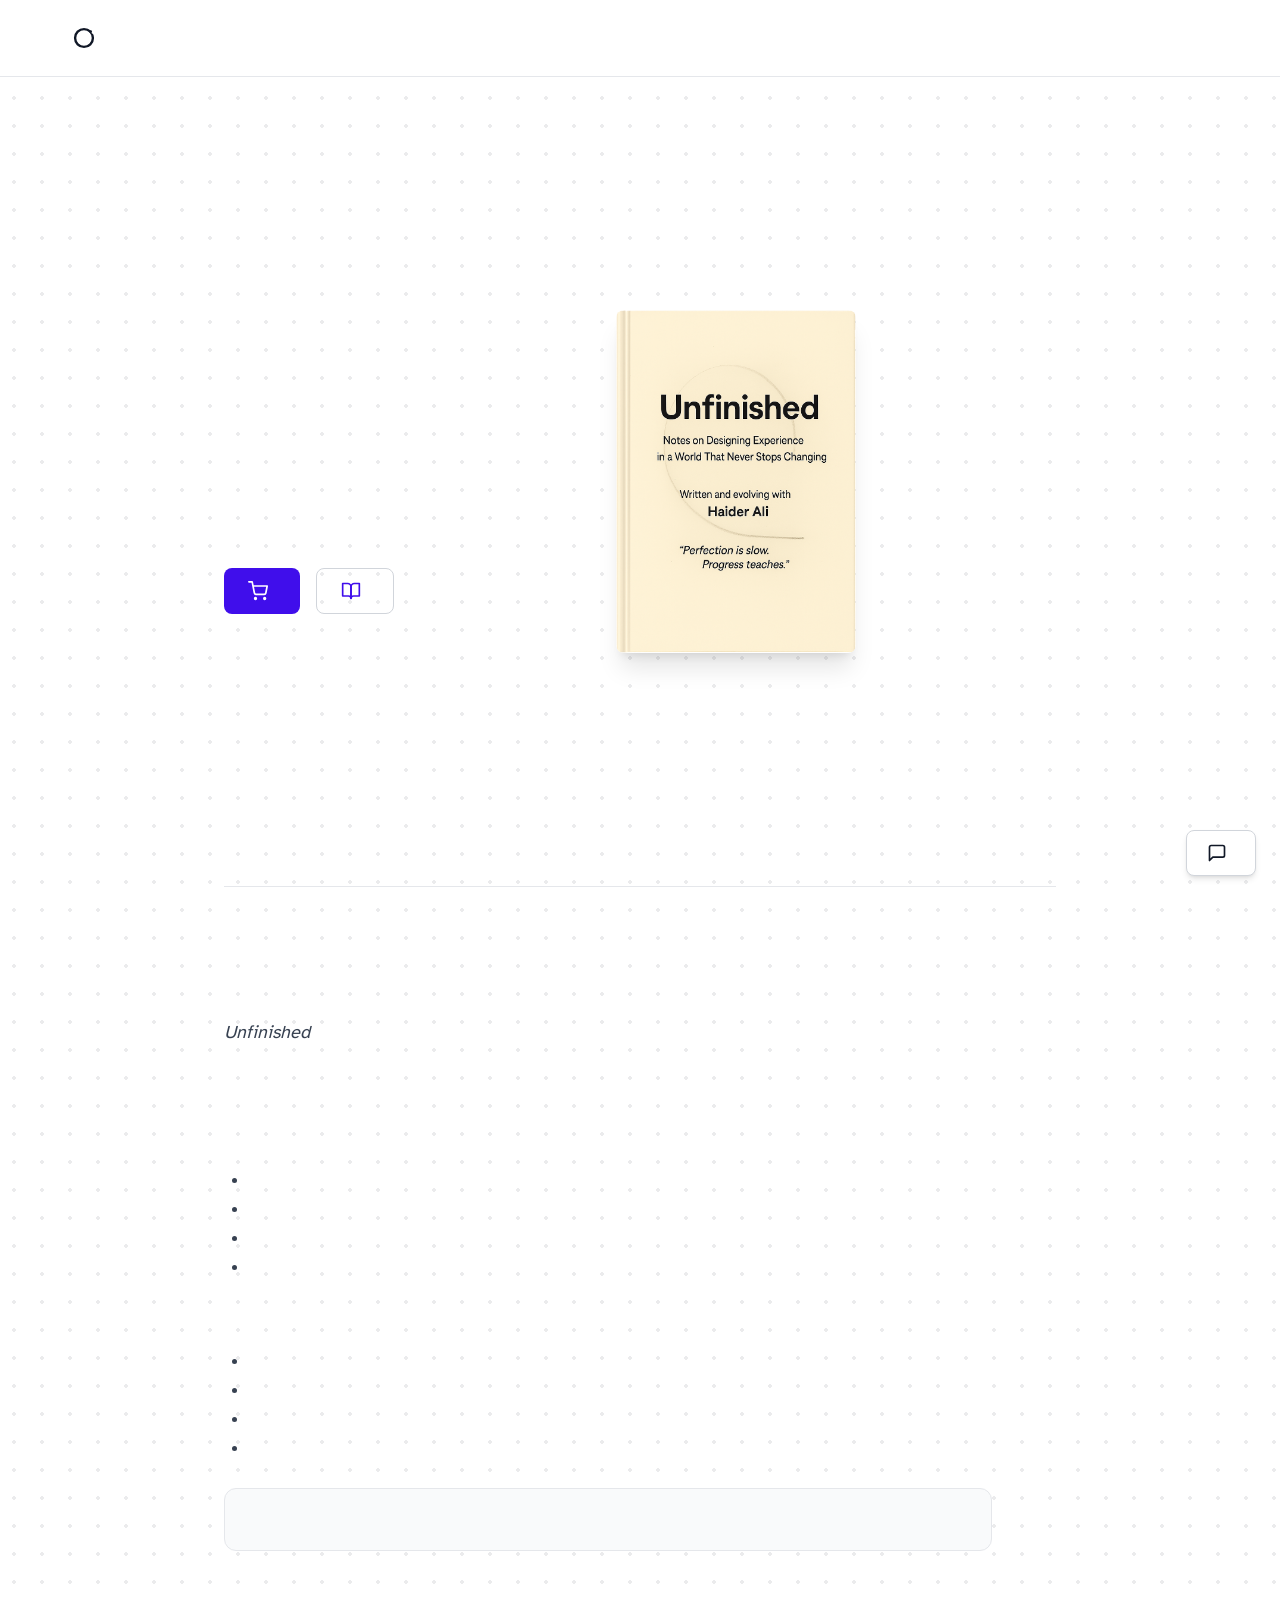
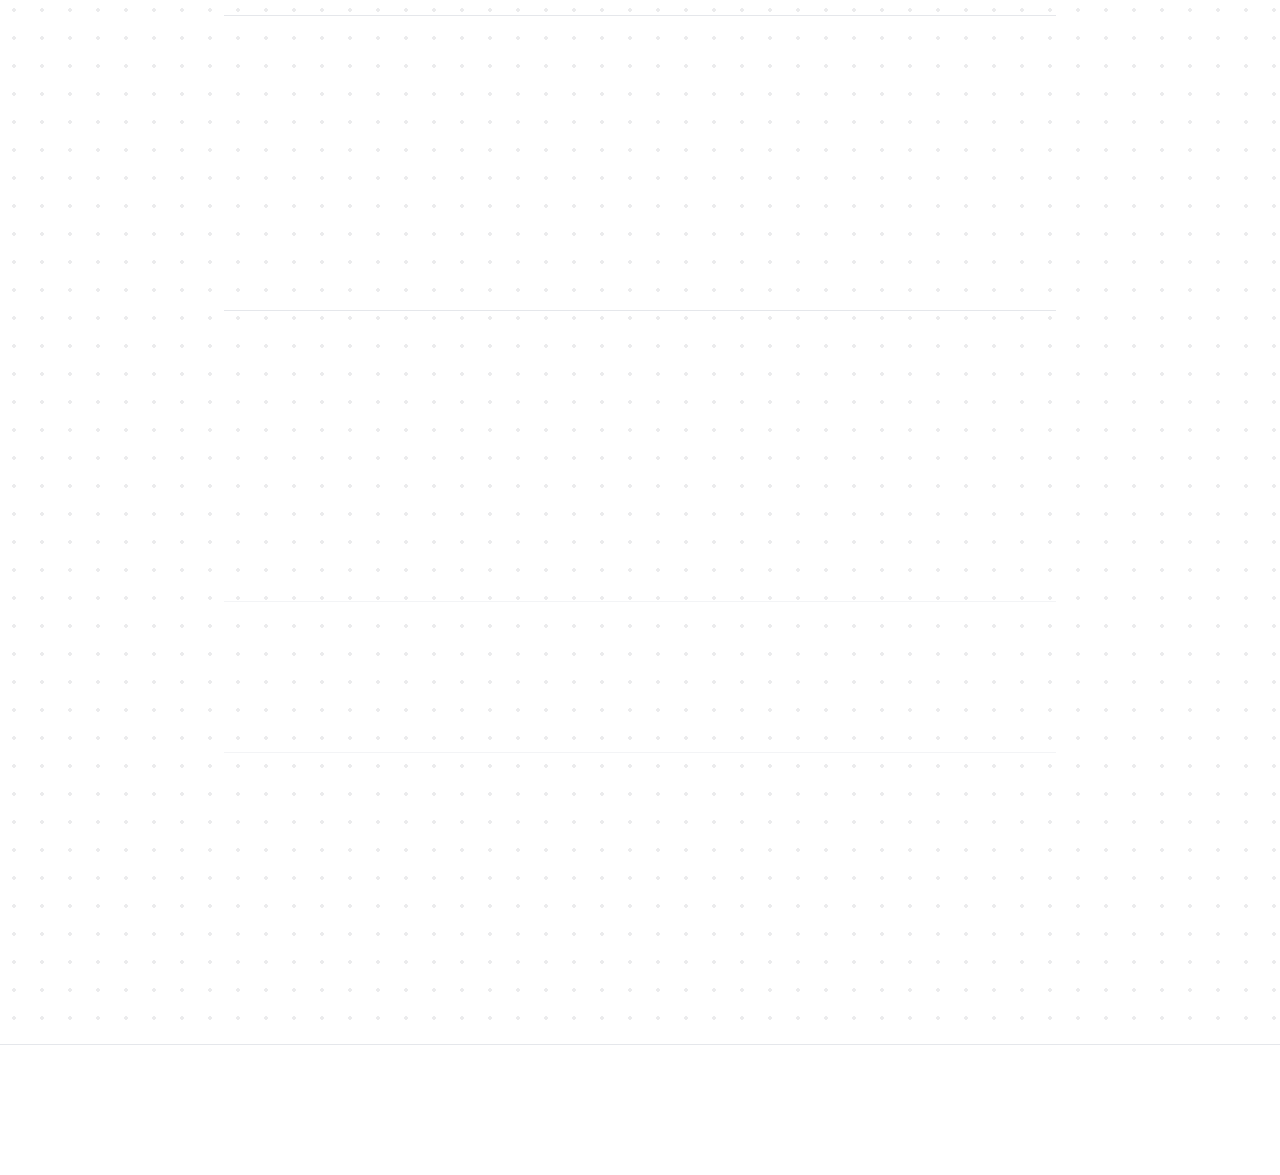
<file: index.html>
<!DOCTYPE html><html lang="en"> <head><!-- Global Metadata --><meta charset="utf-8"><meta name="viewport" content="width=device-width,initial-scale=1"><link rel="icon" type="image/svg+xml" href="favicon.svg"><link rel="icon" type="image/png" sizes="32x32" href="favicon-32.png"><link rel="icon" type="image/png" sizes="192x192" href="favicon-192.png"><link rel="apple-touch-icon" sizes="180x180" href="apple-touch-icon.png"><link rel="sitemap" href="sitemap-index.xml"><link rel="alternate" type="application/rss+xml" title="Stay Unfinished" href="rss.xml"><!-- Font preloads --><link rel="preload" href="fonts/atkinson-regular.woff" as="font" type="font/woff" crossorigin><link rel="preload" href="fonts/atkinson-bold.woff" as="font" type="font/woff" crossorigin><!-- Canonical URL --><link rel="canonical" href="https://www.stayunfinished.com/"><meta name="robots" content="index,follow"><!-- Primary Meta Tags --><title>Unfinished — Notes on Building in a World That Never Stops Changing — Stay Unfinished</title><meta name="title" content="Unfinished — Notes on Building in a World That Never Stops Changing — Stay Unfinished"><meta name="description" content="A practical book for people doing good work inside complex organisations, with four questions for reading the room before building for it."><!-- Additional SEO --><meta name="author" content="Haider Ali"><meta name="keywords" content="incremental change, continuous improvement, feedback loops, product strategy, team development, leadership frameworks, stay unfinished"><meta name="theme-color" content="#3B82F6"><meta property="og:site_name" content="Stay Unfinished"><meta property="og:locale" content="en_US"><!-- Open Graph / Facebook --><meta property="og:type" content="website"><meta property="og:url" content="https://www.stayunfinished.com/"><meta property="og:title" content="Unfinished — Notes on Building in a World That Never Stops Changing — Stay Unfinished"><meta property="og:description" content="A practical book for people doing good work inside complex organisations, with four questions for reading the room before building for it."><meta property="og:image" content="assets/Unfinished-book-cover-transparent-2.DVrcfwRr.png"><!-- Twitter --><meta property="twitter:card" content="summary_large_image"><meta property="twitter:url" content="https://www.stayunfinished.com/"><meta property="twitter:title" content="Unfinished — Notes on Building in a World That Never Stops Changing — Stay Unfinished"><meta property="twitter:description" content="A practical book for people doing good work inside complex organisations, with four questions for reading the room before building for it."><meta property="twitter:image" content="assets/Unfinished-book-cover-transparent-2.DVrcfwRr.png"><meta property="twitter:creator" content="@haiderali"><meta property="twitter:site" content="@stayunfinished"><!-- Structured Data --><script type="application/ld+json">{JSON.stringify(schemaData)}</script><!-- Google tag (gtag.js) --><script async src="https://www.googletagmanager.com/gtag/js?id=G-JXQ5S5TPL7"></script><script type="module">window.dataLayer=window.dataLayer||[];function a(){dataLayer.push(arguments)}a("js",new Date);a("config","G-JXQ5S5TPL7");</script><script type="text/javascript">
      {(function(){
        const c=window; const l=document; const a="clarity"; const r="script"; const i="tuzlnmq3qr";
        c[a]=c[a]||function(){(c[a].q=c[a].q||[]).push(arguments)};
        const t=l.createElement(r); t.async=1; t.src="https://www.clarity.ms/tag/"+i;
        const y=l.getElementsByTagName(r)[0]; y.parentNode.insertBefore(t,y);
      })()}
    </script><link rel="stylesheet" href="styles/site.css"></head> <body class="bg-white text-gray-900"> <header class="site-header border-b border-gray-200 bg-white"> <nav class="mx-auto max-w-[1200px] px-6 sm:px-8"> <div class="flex items-center justify-between py-6"> <a href="index.html" class="flex items-center gap-2 text-lg font-bold uppercase tracking-wide text-gray-900"> <svg class="h-6 w-6" viewBox="0 0 140 140" aria-hidden="true" focusable="false"> <defs> <mask id="header-notched"> <rect x="0" y="0" width="140" height="140" fill="#fff"></rect> <path d="M110 38 L140 0 L140 60 Z" fill="#000"></path> </mask> </defs> <circle cx="70" cy="70" r="52" fill="none" stroke="currentColor" stroke-width="14" mask="url(#header-notched)"></circle> <rect x="102" y="26" width="14" height="14" rx="2" ry="2" fill="currentColor"></rect> </svg> Stay Unfinished </a> <details class="relative sm:hidden"> <summary class="flex cursor-pointer items-center gap-2 px-4 py-2 text-sm font-medium text-gray-600">
Menu
<svg class="h-4 w-4 text-gray-500" viewBox="0 0 20 20" fill="currentColor" aria-hidden="true"> <path fill-rule="evenodd" d="M5.23 7.21a.75.75 0 0 1 1.06.02L10 11.17l3.71-3.94a.75.75 0 1 1 1.08 1.04l-4.25 4.5a.75.75 0 0 1-1.08 0l-4.25-4.5a.75.75 0 0 1 .02-1.06Z" clip-rule="evenodd"></path> </svg> </summary> <div class="absolute right-0 mt-2 w-48 bg-white p-4 border border-gray-200"> <div class="flex flex-col gap-3"> <a href="index.html" class="block text-base text-gray-700 hover:text-gray-900 transition w-full text-left font-semibold text-gray-900 underline underline-offset-4 decoration-2 decoration-[#400eeb]"> Home </a> <a href="blog/index.html" class="block text-base text-gray-700 hover:text-gray-900 transition w-full text-left"> Writing </a> <a href="about/index.html" class="block text-base text-gray-700 hover:text-gray-900 transition w-full text-left"> About </a> <a href="contact/index.html" class="block text-base text-gray-700 hover:text-gray-900 transition w-full text-left"> Contact </a> </div> </div> </details> <div class="hidden items-center gap-8 sm:flex"> <a href="blog/index.html" class="block text-base text-gray-700 hover:text-gray-900 transition"> Writing </a> <a href="about/index.html" class="block text-base text-gray-700 hover:text-gray-900 transition"> About </a> <a href="contact/index.html" class="block text-base text-gray-700 hover:text-gray-900 transition"> Contact </a> </div> </div> </nav> </header> <main> <section class="mx-auto w-full max-w-4xl px-6 sm:px-8">   <section class="min-h-[min(90vh,900px)] flex items-center border-b border-gray-200"> <div class="grid items-center gap-8 md:grid-cols-2"> <div class="space-y-6"> <h1 class="text-6xl md:text-7xl font-bold text-gray-900 leading-tight">Unfinished</h1> <p class="text-3xl md:text-4xl text-gray-700 leading-relaxed max-w-3xl">Notes on Building in a World That Never Stops Changing</p> <p class="text-base md:text-lg text-gray-500">Written and evolving with Haider Ali</p> <div class="pt-2 flex flex-wrap gap-4"> <a href="https://amzn.in/d/fWqtwbF" target="_blank" rel="noopener noreferrer" class="inline-flex items-center gap-2 px-6 py-2.5 bg-[#400eeb] text-white rounded-lg hover:bg-[#3009c7] hover:text-white hover:underline transition-colors text-base font-medium"> <svg xmlns="http://www.w3.org/2000/svg" width="20" height="20" viewBox="0 0 24 24" fill="none" stroke="currentColor" stroke-width="2" stroke-linecap="round" stroke-linejoin="round"> <circle cx="9" cy="21" r="1"></circle> <circle cx="20" cy="21" r="1"></circle> <path d="M1 1h4l2.68 13.39a2 2 0 0 0 2 1.61h9.72a2 2 0 0 0 2-1.61L23 6H6"></path> </svg> <span>Buy on Amazon</span> </a> <a href="blog/unfinished-sample/index.html" class="inline-flex items-center gap-2 px-6 py-2.5 border border-gray-300 rounded-lg hover:border-gray-400 transition-colors text-base"> <svg xmlns="http://www.w3.org/2000/svg" width="20" height="20" viewBox="0 0 24 24" fill="none" stroke="currentColor" stroke-width="2" stroke-linecap="round" stroke-linejoin="round"> <path d="M2 3h6a4 4 0 0 1 4 4v14a3 3 0 0 0-3-3H2z"></path> <path d="M22 3h-6a4 4 0 0 0-4 4v14a3 3 0 0 1 3-3h7z"></path> </svg> <span>Read Excerpt</span> </a> </div> </div> <figure class="order-first md:order-none"> <img src="assets/Unfinished-book-cover-transparent-2.DVrcfwRr.png" alt="Unfinished — book cover by Haider Ali" class="mx-auto w-3/4 max-w-xs rounded-lg shadow-xl" loading="eager"> </figure> </div> </section>  <section class="space-y-8 py-16 border-b border-gray-200"> <h2 class="text-3xl font-bold text-gray-900">About the book</h2> <div class="space-y-6 text-lg text-gray-700 leading-relaxed max-w-3xl"> <p>
<em>Unfinished</em> is a book about the gap between good work and work that actually lands. It follows five practitioners inside a complex organisation as they learn that craft, research, and polish are not enough if nobody has studied the room where the work must survive.
</p> <p>
The book gives builders, designers, product people, analysts, and leaders a practical way to read that room before they build for it: who actually decides, what they need right now, what the system can absorb, and what smallest version can enter the room.
</p> <div> <h3 class="text-xl font-semibold text-gray-900">Who it’s for</h3> <ul class="mt-3 list-disc pl-6"> <li>Practitioners doing strong work that keeps failing to land</li> <li>Designers, product managers, researchers, analysts, and strategists working inside complex organisations</li> <li>Leaders trying to move work through invisible decision systems without relying on polish alone</li> <li>Teams that need honest diagnosis before another plan, prototype, or recommendation hardens into the wrong solution</li> </ul> </div> <div> <h3 class="text-xl font-semibold text-gray-900">You’ll learn to ask</h3> <ul class="mt-3 list-disc pl-6"> <li>Who actually decides whether this work survives?</li> <li>What do they actually need right now?</li> <li>What can this system genuinely absorb?</li> <li>What is the smallest version that can enter the room and begin a real conversation?</li> </ul> </div> <aside class="rounded-xl border border-gray-200 bg-gray-50 p-4 text-gray-800"> <p class="m-0"><strong>Principle:</strong> Staying unfinished is not lowering the bar. It is the discipline of returning to the room, reading what has changed, and shaping work that can land.</p> </aside> </div> </section>  <section class="space-y-8 py-16 border-b border-gray-200"> <h2 class="text-3xl font-bold text-gray-900">Speaking & Workshops</h2> <p class="text-lg text-gray-700 leading-relaxed max-w-3xl">
Plan a keynote, workshop, or book club session tailored to your team. Share questions, collaborate, and explore how staying unfinished can unlock innovation.
</p> <div class="pt-2"> <a href="contact/index.html" class="text-base hover:underline">
Get in touch
</a> </div> </section>  <section class="space-y-8 py-16"> <div> <h2 class="text-3xl font-bold text-gray-900">Recent writing</h2> </div> <ul class="m-0 list-none space-y-8 p-0 pt-8"> <li class="border-b border-gray-100 pb-8 last:border-0"> <a href="blog/unfinished-sample/index.html" class="group block"> <h3 class="mt-2 text-2xl font-semibold text-gray-900 group-hover:text-[#400eeb]"> The Room You Were Never In </h3> <p class="mt-3 text-base text-gray-600 leading-relaxed">Read from Unfinished about why good work disappears in rooms nobody studied, and four questions that help work land.</p> </a> </li><li class="border-b border-gray-100 pb-8 last:border-0"> <a href="blog/when-design-systems-become-monuments/index.html" class="group block"> <h3 class="mt-2 text-2xl font-semibold text-gray-900 group-hover:text-[#400eeb]"> When Design Systems Become Monuments </h3> <p class="mt-3 text-base text-gray-600 leading-relaxed">Why most design frameworks fail—and how to build systems that stay alive through continuous evolution and intelligent adaptation.</p> </a> </li><li class="border-b border-gray-100 pb-8 last:border-0"> <a href="blog/chapter-3-building-trust/index.html" class="group block"> <h3 class="mt-2 text-2xl font-semibold text-gray-900 group-hover:text-[#400eeb]"> Chapter 3: Building Trust When the Ground Keeps Shifting </h3> <p class="mt-3 text-base text-gray-600 leading-relaxed">Why your roadmap doesn&#39;t match your promises—and what design leaders can do about it.</p> </a> </li> </ul> <div class="pt-4"> <a href="blog/index.html" class="text-base hover:underline">View all</a> </div> </section>  </section> </main> <footer class="bg-white border-t border-gray-200 py-12 text-center text-sm text-gray-500"> <div class="mx-auto max-w-4xl px-6 sm:px-8"> <p>&copy; 2025 Stay Unfinished. All rights reserved.</p> </div> </footer> <button id="feedback-open" class="fixed bottom-6 right-6 z-50 inline-flex items-center gap-2 px-5 py-3 border border-gray-300 rounded-lg bg-white text-gray-900 shadow-md hover:border-gray-400 transition-colors focus:outline-none" aria-label="Share feedback"> <svg xmlns="http://www.w3.org/2000/svg" class="h-5 w-5" viewBox="0 0 24 24" fill="none" stroke="currentColor" stroke-width="2" stroke-linecap="round" stroke-linejoin="round" aria-hidden="true"> <path d="M21 15a2 2 0 0 1-2 2H7l-4 4V5a2 2 0 0 1 2-2h14a2 2 0 0 1 2 2z"></path> </svg> <span class="text-sm font-medium">Feedback</span> </button> <dialog id="feedback-dialog" class="rounded-2xl p-0 shadow-2xl backdrop:bg-black/30"> <form method="dialog" class="absolute right-4 top-4"> <button type="submit" data-close-feedback aria-label="Close" class="rounded-full p-2 text-gray-500 hover:bg-gray-100"> <svg xmlns="http://www.w3.org/2000/svg" class="h-5 w-5" viewBox="0 0 24 24" fill="none" stroke="currentColor" stroke-width="2" stroke-linecap="round" stroke-linejoin="round"><path d="M18 6 6 18M6 6l12 12"></path></svg> </button> </form> <div class="w-[90vw] max-w-md rounded-2xl bg-white p-6 text-left"> <h2 class="text-xl font-semibold text-gray-900">Share your feedback</h2> <p class="mt-1 text-sm text-gray-600">We read every message. Optional email helps us reply.</p> <form action="https://formspree.io/f/mjkalyng" method="POST" class="mt-4 space-y-4" aria-label="Feedback form"> <input type="hidden" name="_subject" value="Stay Unfinished — Site feedback"> <input type="hidden" name="page" value="/"> <div class="space-y-2"> <label for="fb-message" class="text-sm font-medium text-gray-700">Your message<span class="text-[#400eeb]">*</span></label> <textarea id="fb-message" name="message" required rows="5" class="w-full border border-gray-300 bg-transparent px-3 py-2 text-gray-900 focus:border-[#400eeb] focus:outline-none" placeholder="What’s working? What’s confusing? What should change?"></textarea> </div> <div class="space-y-2"> <label for="fb-email" class="text-sm font-medium text-gray-700">Email (optional)</label> <input id="fb-email" name="email" type="email" inputmode="email" class="w-full border border-gray-300 bg-transparent px-3 py-2 text-gray-900 focus:border-[#400eeb] focus:outline-none" placeholder="you@company.com"> </div> <div class="flex items-center justify-between pt-2"> <p class="text-xs text-gray-500">Sends via Formspree. No spam.</p> <button type="submit" class="inline-flex items-center justify-center rounded-lg bg-[#400eeb] px-4 py-2 text-sm font-medium text-white transition hover:bg-[#3009c7]">Send</button> </div> </form> </div> </dialog> <script type="module">const c=document.getElementById("feedback-open"),e=document.getElementById("feedback-dialog");c&&e&&(c.addEventListener("click",()=>e.showModal()),e.addEventListener("click",t=>{t.target===e&&e.close()}),e.querySelectorAll("[data-close-feedback]").forEach(t=>{t.addEventListener("click",()=>e.close())}));</script> </body></html>
</file>
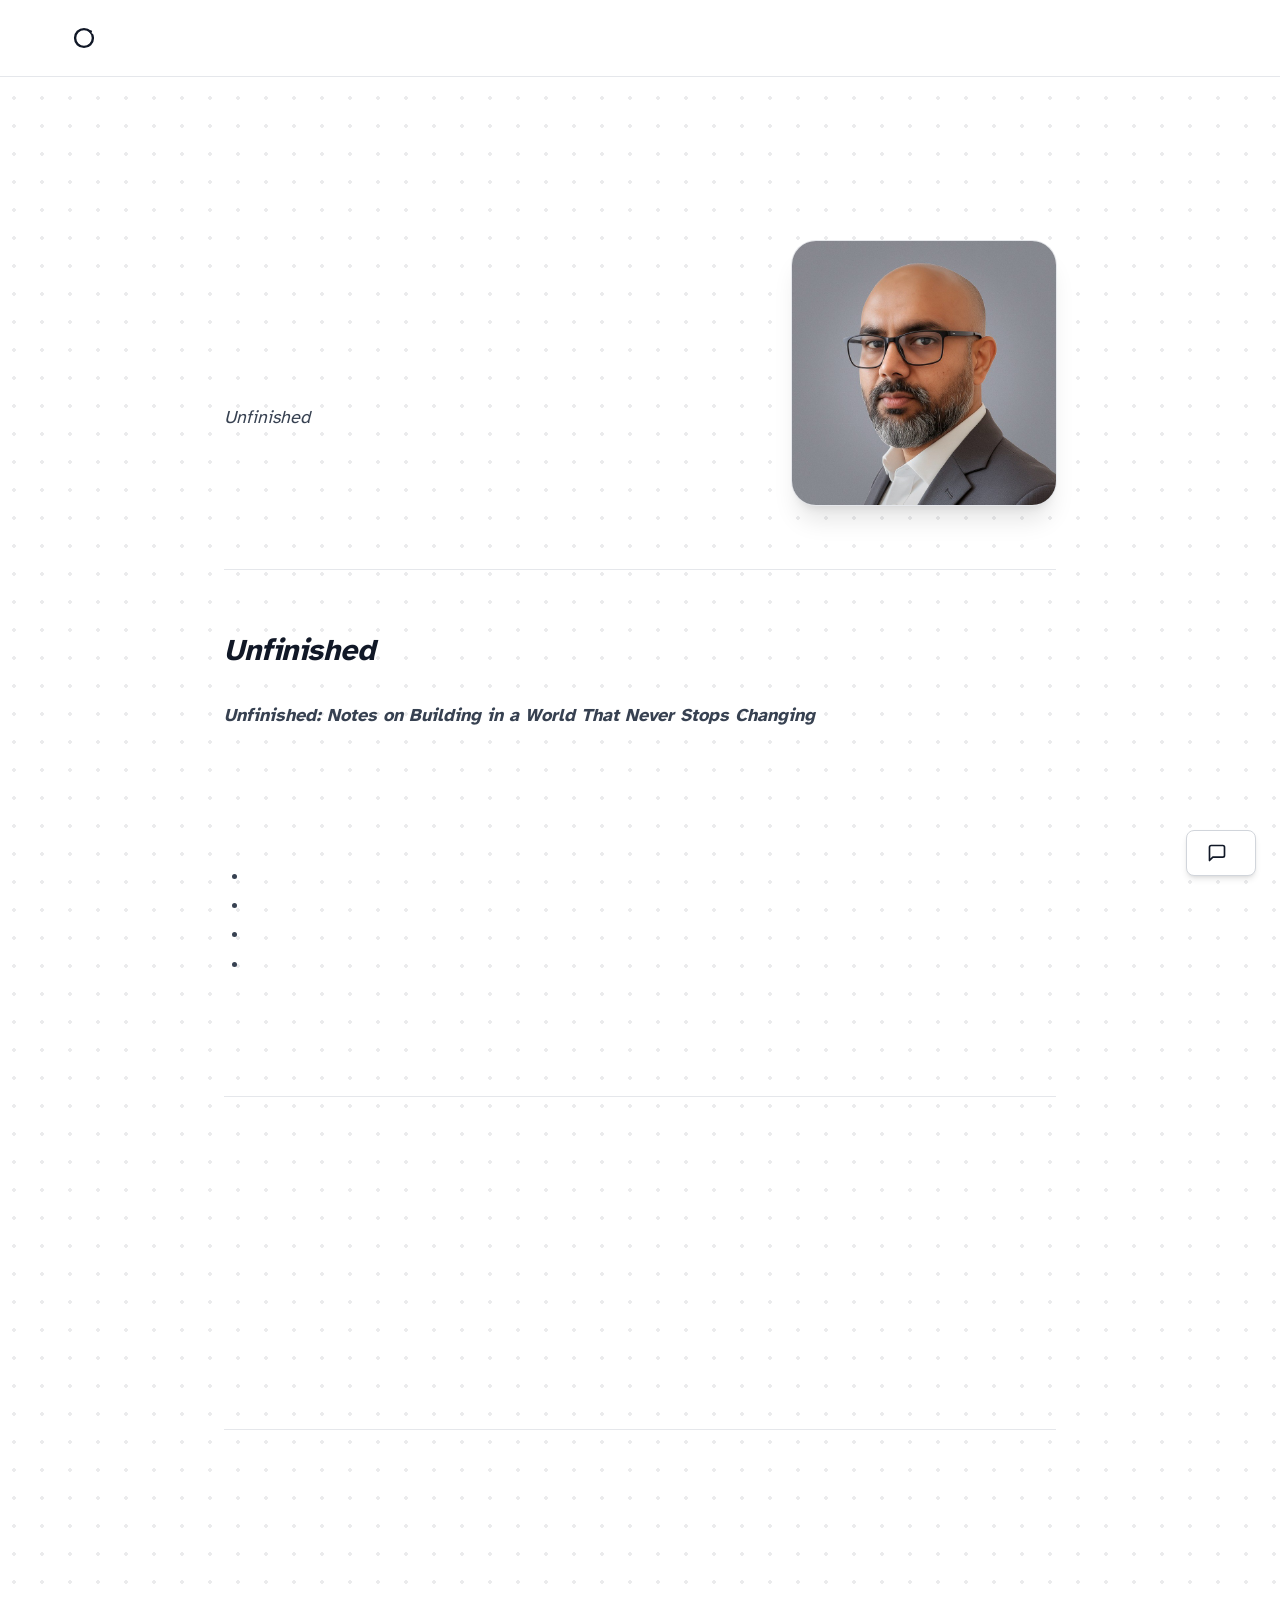
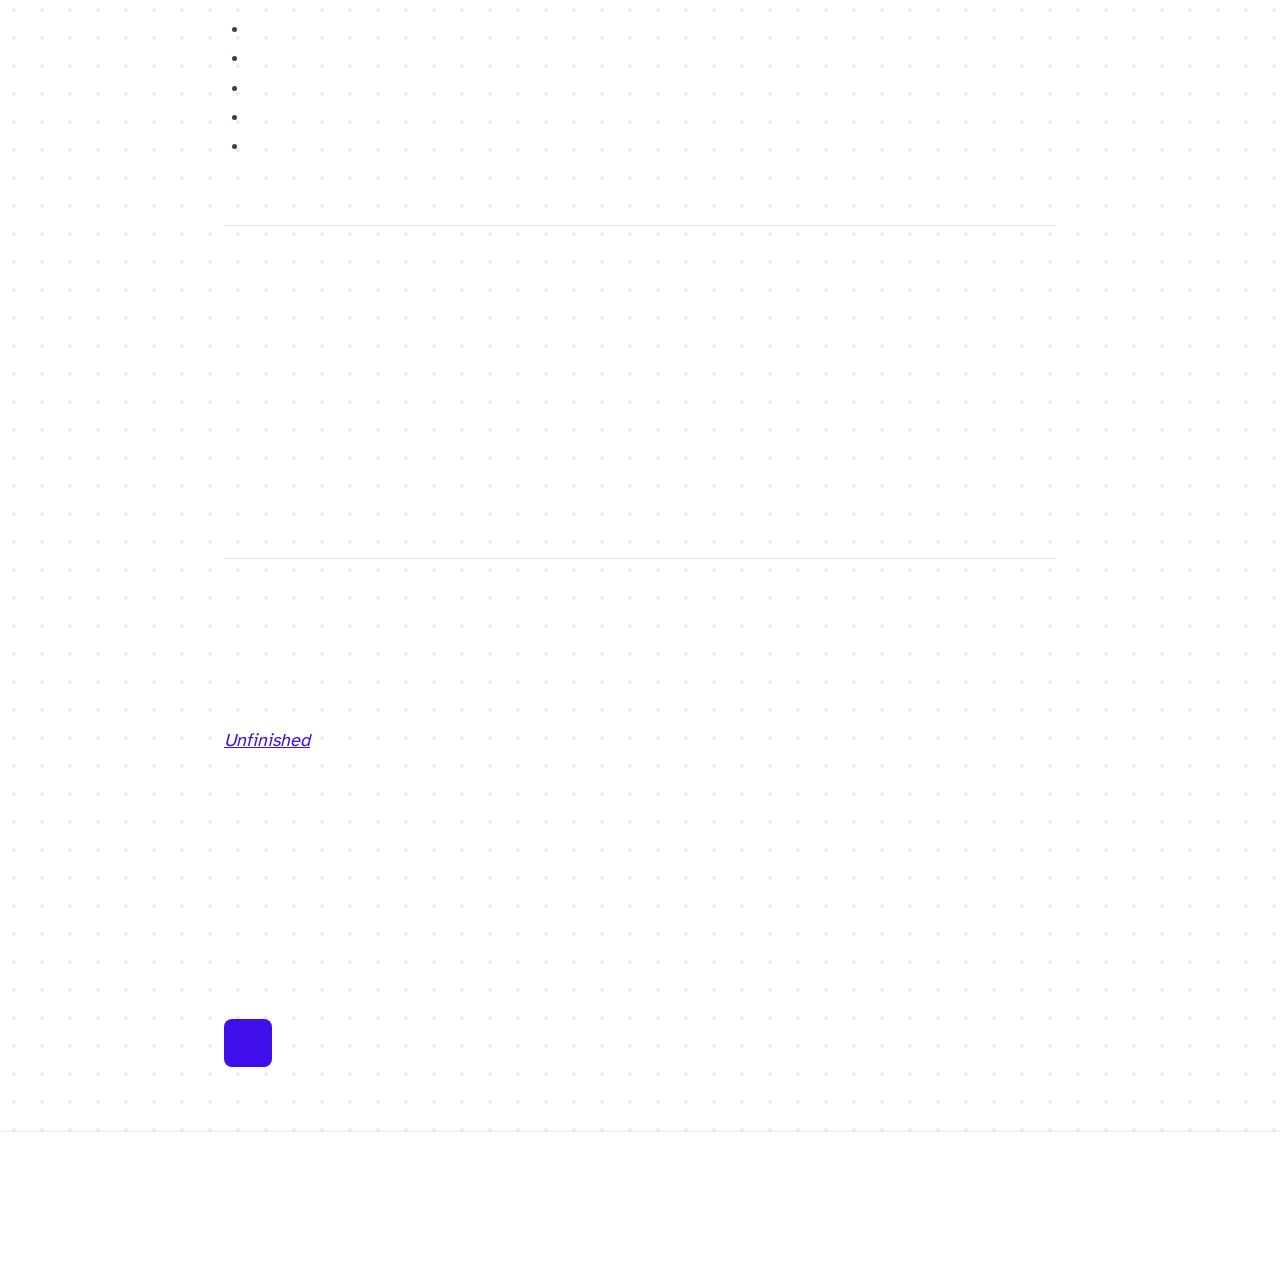
<file: about/index.html>
<!DOCTYPE html>
<html lang="en">
  <head>
    <!-- Global Metadata -->
    <meta charset="utf-8">
    <meta name="viewport" content="width=device-width,initial-scale=1">
    <link rel="icon" type="image/svg+xml" href="../favicon.svg">
    <link rel="icon" type="image/png" sizes="32x32" href="../favicon-32.png">
    <link rel="icon" type="image/png" sizes="192x192" href="../favicon-192.png">
    <link rel="apple-touch-icon" sizes="180x180" href="../apple-touch-icon.png">
    <link rel="sitemap" href="../sitemap-index.xml">
    <link rel="alternate" type="application/rss+xml" title="Stay Unfinished" href="../rss.xml">
    <!-- Font preloads -->
    <link rel="preload" href="../fonts/atkinson-regular.woff" as="font" type="font/woff" crossorigin>
    <link rel="preload" href="../fonts/atkinson-bold.woff" as="font" type="font/woff" crossorigin>
    <!-- Canonical URL -->
    <link rel="canonical" href="https://www.stayunfinished.com/about/">
    <meta name="robots" content="index,follow">
    <!-- Primary Meta Tags -->
    <title>About Haider Ali and Unfinished - Stay Unfinished</title>
    <meta name="title" content="About Haider Ali and Unfinished - Stay Unfinished">
    <meta name="description" content="About Haider Ali and Unfinished, a book about reading the room your work must survive before you build for it.">
    <!-- Additional SEO -->
    <meta name="author" content="Haider Ali">
    <meta name="keywords" content="decision making, product strategy, organisational systems, product leadership, user research, stay unfinished">
    <meta name="theme-color" content="#3B82F6">
    <meta property="og:site_name" content="Stay Unfinished">
    <meta property="og:locale" content="en_US">
    <!-- Open Graph / Facebook -->
    <meta property="og:type" content="website">
    <meta property="og:url" content="https://www.stayunfinished.com/about/">
    <meta property="og:title" content="About Haider Ali and Unfinished - Stay Unfinished">
    <meta property="og:description" content="About Haider Ali and Unfinished, a book about reading the room your work must survive before you build for it.">
    <meta property="og:image" content="../assets/Haider-Ali-Portrait.Cbs8YNfP.jpeg">
    <!-- Twitter -->
    <meta property="twitter:card" content="summary_large_image">
    <meta property="twitter:url" content="https://www.stayunfinished.com/about/">
    <meta property="twitter:title" content="About Haider Ali and Unfinished - Stay Unfinished">
    <meta property="twitter:description" content="About Haider Ali and Unfinished, a book about reading the room your work must survive before you build for it.">
    <meta property="twitter:image" content="../assets/Haider-Ali-Portrait.Cbs8YNfP.jpeg">
    <meta property="twitter:creator" content="@haiderali">
    <meta property="twitter:site" content="@stayunfinished">
    <!-- Structured Data -->
    <script type="application/ld+json">{JSON.stringify(schemaData)}</script>
    <!-- Google tag (gtag.js) -->
    <script async src="https://www.googletagmanager.com/gtag/js?id=G-JXQ5S5TPL7"></script>
    <script type="module">window.dataLayer=window.dataLayer||[];function a(){dataLayer.push(arguments)}a("js",new Date);a("config","G-JXQ5S5TPL7");</script>
    <script type="text/javascript">
      {(function(){
        const c=window; const l=document; const a="clarity"; const r="script"; const i="tuzlnmq3qr";
        c[a]=c[a]||function(){(c[a].q=c[a].q||[]).push(arguments)};
        const t=l.createElement(r); t.async=1; t.src="https://www.clarity.ms/tag/"+i;
        const y=l.getElementsByTagName(r)[0]; y.parentNode.insertBefore(t,y);
      })()}
    </script>
    <link rel="stylesheet" href="../styles/site.css">
  </head>
  <body class="bg-white text-gray-900">
    <header class="site-header border-b border-gray-200 bg-white">
      <nav class="mx-auto max-w-[1200px] px-6 sm:px-8">
        <div class="flex items-center justify-between py-6">
          <a href="../index.html" class="flex items-center gap-2 text-lg font-bold uppercase tracking-wide text-gray-900">
            <svg class="h-6 w-6" viewBox="0 0 140 140" aria-hidden="true" focusable="false">
              <defs>
                <mask id="header-notched">
                  <rect x="0" y="0" width="140" height="140" fill="#fff"></rect>
                  <path d="M110 38 L140 0 L140 60 Z" fill="#000"></path>
                </mask>
              </defs>
              <circle cx="70" cy="70" r="52" fill="none" stroke="currentColor" stroke-width="14" mask="url(#header-notched)"></circle>
              <rect x="102" y="26" width="14" height="14" rx="2" ry="2" fill="currentColor"></rect>
            </svg>
            Stay Unfinished
          </a>
          <details class="relative sm:hidden">
            <summary class="flex cursor-pointer items-center gap-2 px-4 py-2 text-sm font-medium text-gray-600">
              Menu
              <svg class="h-4 w-4 text-gray-500" viewBox="0 0 20 20" fill="currentColor" aria-hidden="true">
                <path fill-rule="evenodd" d="M5.23 7.21a.75.75 0 0 1 1.06.02L10 11.17l3.71-3.94a.75.75 0 1 1 1.08 1.04l-4.25 4.5a.75.75 0 0 1-1.08 0l-4.25-4.5a.75.75 0 0 1 .02-1.06Z" clip-rule="evenodd"></path>
              </svg>
            </summary>
            <div class="absolute right-0 mt-2 w-48 bg-white p-4 border border-gray-200">
              <div class="flex flex-col gap-3">
                <a href="../index.html" class="block text-base text-gray-700 hover:text-gray-900 transition w-full text-left"> Home </a>
                <a href="../blog/index.html" class="block text-base text-gray-700 hover:text-gray-900 transition w-full text-left"> Writing </a>
                <a href="../about/index.html" class="block text-base text-gray-700 hover:text-gray-900 transition w-full text-left font-semibold text-gray-900 underline underline-offset-4 decoration-2 decoration-[#400eeb]"> About </a>
                <a href="../contact/index.html" class="block text-base text-gray-700 hover:text-gray-900 transition w-full text-left"> Contact </a>
              </div>
            </div>
          </details>
          <div class="hidden items-center gap-8 sm:flex">
            <a href="../blog/index.html" class="block text-base text-gray-700 hover:text-gray-900 transition"> Writing </a>
            <a href="../about/index.html" class="block text-base text-gray-700 hover:text-gray-900 transition font-semibold text-gray-900 underline underline-offset-4 decoration-2 decoration-[#400eeb]"> About </a>
            <a href="../contact/index.html" class="block text-base text-gray-700 hover:text-gray-900 transition"> Contact </a>
          </div>
        </div>
      </nav>
    </header>
    <main>
      <section class="mx-auto w-full max-w-4xl px-6 sm:px-8">
        <section class="py-16 border-b border-gray-200">
          <h1 class="text-5xl font-bold text-gray-900 leading-tight">About Stay Unfinished</h1>
          <div class="mt-10 grid gap-10 md:grid-cols-[minmax(0,2fr)_minmax(0,1fr)] md:items-start">
            <div class="space-y-6 text-lg text-gray-700 leading-relaxed">
              <h2 class="text-2xl font-semibold text-gray-900">The lesson behind the book</h2>
              <p><strong>I am Haider Ali. I have spent more than twenty years building products, leading teams, and watching good work meet complicated rooms.</strong></p>
              <p>For a long time, I thought the answer was to make the work better: more research, cleaner design, stronger analysis, more polish. Sometimes that worked. Often, something else happened. Good work reached a decision room nobody had studied, and it did not survive.</p>
              <p><em>Unfinished</em> came from that pattern. The book is not about shipping faster for its own sake. It is about learning to read the system your work must pass through before you decide what to build for it.</p>
            </div>
            <figure class="mx-auto w-56 sm:w-64 md:w-full md:max-w-xs">
              <img src="../assets/Haider-Ali-Portrait.Cbs8YNfP.jpeg" alt="Portrait of Haider Ali" class="w-full rounded-3xl shadow-xl ring-1 ring-gray-200" loading="lazy">
            </figure>
          </div>
        </section>

        <section class="space-y-8 py-16 border-b border-gray-200">
          <h2 class="text-3xl font-bold text-gray-900">About the Book: <em>Unfinished</em></h2>
          <div class="space-y-6 text-lg text-gray-700 leading-relaxed max-w-3xl">
            <p><strong><em>Unfinished: Notes on Building in a World That Never Stops Changing</em></strong> is about the gap between good work and work that actually lands.</p>
            <p>The book follows five practitioners inside a complex organisation as they discover that craft, research, and effort are not enough if nobody has studied the room where the work will be decided.</p>
            <p>It gives practitioners four questions to ask before they design, write, recommend, or build anything.</p>
            <ul class="list-disc pl-6">
              <li><strong>Who actually decides?</strong></li>
              <li><strong>What do they actually need right now?</strong></li>
              <li><strong>What can this system actually absorb?</strong></li>
              <li><strong>What is the smallest version that can enter the room?</strong></li>
            </ul>
            <p>Those questions are the diagnostic canvas at the heart of the book. They are not a one-time framework. They are a habit of looking honestly before building confidently.</p>
          </div>
        </section>

        <section class="space-y-8 py-16 border-b border-gray-200">
          <h2 class="text-3xl font-bold text-gray-900">What Stay Unfinished Means</h2>
          <div class="space-y-6 text-lg text-gray-700 leading-relaxed max-w-3xl">
            <p>Stay Unfinished is not permission to lower the bar. It is the recognition that the system your work has to survive is alive.</p>
            <p>Decision-makers change. Organisational capacity changes. Outside pressure changes. The room that could receive your work three months ago may not be the room you are walking into today.</p>
            <p>The practitioner who stays unfinished is not the one who never completes anything. They are the one who understands that completion is not the goal. Landing is.</p>
          </div>
        </section>

        <section class="space-y-8 py-16 border-b border-gray-200">
          <h2 class="text-3xl font-bold text-gray-900">Who This Is For</h2>
          <div class="space-y-6 text-lg text-gray-700 leading-relaxed max-w-3xl">
            <p>This book and this site are for people doing serious work inside systems that are larger than their craft.</p>
            <ul class="list-disc pl-6">
              <li>Designers and researchers whose strong work keeps failing to land</li>
              <li>Product managers and strategists navigating invisible decision systems</li>
              <li>Analysts and builders whose evidence is solid but not acted on</li>
              <li>Leaders trying to help teams diagnose reality before committing to a plan</li>
              <li>Anyone who has done everything right and still watched the work disappear</li>
            </ul>
          </div>
        </section>

        <section class="space-y-8 py-16 border-b border-gray-200">
          <h2 class="text-3xl font-bold text-gray-900">How I Work With Teams</h2>
          <div class="space-y-6 text-lg text-gray-700 leading-relaxed max-w-3xl">
            <p>I help teams slow down at the right moment: before the plan hardens, before the prototype becomes political, before a recommendation enters a room it cannot survive.</p>
            <p>The work is practical. Map who decides. Read what they need now. Name what the system can absorb. Shape the smallest version that can enter the room and begin a real conversation.</p>
            <p><a href="../contact/index.html" class="underline">Contact me</a> if you want a keynote, workshop, or book-club session built around that practice.</p>
          </div>
        </section>

        <section class="space-y-8 py-16">
          <h2 class="text-3xl font-bold text-gray-900">Connect & Continue</h2>
          <div class="space-y-6 text-lg text-gray-700 leading-relaxed max-w-3xl">
            <div>
              <h3 class="text-xl font-semibold text-gray-900">Get the Book</h3>
              <p><a href="https://amzn.in/d/fWqtwbF" target="_blank" rel="noopener noreferrer" class="underline">Get <em>Unfinished</em> on Amazon Kindle</a>.</p>
            </div>
            <div>
              <h3 class="text-xl font-semibold text-gray-900">Stay Connected</h3>
              <ul class="space-y-2 list-none p-0 m-0">
                <li><strong>Newsletter:</strong> <a href="https://userfirstinsights.substack.com/" target="_blank" rel="noopener noreferrer" class="underline">User First Insights</a></li>
                <li><strong>Writing:</strong> <a href="https://medium.com/@haiderxayan" target="_blank" rel="noopener noreferrer" class="underline">Medium</a></li>
                <li><strong>LinkedIn:</strong> <a href="https://www.linkedin.com/in/haideralixayan/" target="_blank" rel="noopener noreferrer" class="underline">Connect with me</a></li>
                <li><strong>Portfolio:</strong> <a href="http://haiderali.co/" target="_blank" rel="noopener noreferrer" class="underline">haiderali.co</a></li>
                <li><strong>Contact:</strong> <a href="../contact/index.html" class="underline">Contact me</a></li>
              </ul>
            </div>
            <p><a href="../blog/unfinished-sample/index.html" class="inline-flex items-center justify-center rounded-lg bg-[#400eeb] px-6 py-3 text-base font-medium text-white transition hover:bg-[#3009c7]">Read the excerpt</a></p>
          </div>
        </section>
      </section>
    </main>
    <footer class="bg-white border-t border-gray-200 py-12 text-center text-sm text-gray-500">
      <div class="mx-auto max-w-4xl px-6 sm:px-8">
        <p>&copy; 2025 Stay Unfinished. All rights reserved.</p>
      </div>
    </footer>
    <button id="feedback-open" class="fixed bottom-6 right-6 z-50 inline-flex items-center gap-2 px-5 py-3 border border-gray-300 rounded-lg bg-white text-gray-900 shadow-md hover:border-gray-400 transition-colors focus:outline-none" aria-label="Share feedback">
      <svg xmlns="http://www.w3.org/2000/svg" class="h-5 w-5" viewBox="0 0 24 24" fill="none" stroke="currentColor" stroke-width="2" stroke-linecap="round" stroke-linejoin="round" aria-hidden="true">
        <path d="M21 15a2 2 0 0 1-2 2H7l-4 4V5a2 2 0 0 1 2-2h14a2 2 0 0 1 2 2z"></path>
      </svg>
      <span class="text-sm font-medium">Feedback</span>
    </button>
    <dialog id="feedback-dialog" class="rounded-2xl p-0 shadow-2xl backdrop:bg-black/30">
      <form method="dialog" class="absolute right-4 top-4">
        <button type="submit" data-close-feedback aria-label="Close" class="rounded-full p-2 text-gray-500 hover:bg-gray-100">
          <svg xmlns="http://www.w3.org/2000/svg" class="h-5 w-5" viewBox="0 0 24 24" fill="none" stroke="currentColor" stroke-width="2" stroke-linecap="round" stroke-linejoin="round"><path d="M18 6 6 18M6 6l12 12"></path></svg>
        </button>
      </form>
      <div class="w-[90vw] max-w-md rounded-2xl bg-white p-6 text-left">
        <h2 class="text-xl font-semibold text-gray-900">Share your feedback</h2>
        <p class="mt-1 text-sm text-gray-600">We read every message. Optional email helps us reply.</p>
        <form action="https://formspree.io/f/mjkalyng" method="POST" class="mt-4 space-y-4" aria-label="Feedback form">
          <input type="hidden" name="_subject" value="Stay Unfinished - Site feedback">
          <input type="hidden" name="page" value="/about/">
          <div class="space-y-2">
            <label for="fb-message" class="text-sm font-medium text-gray-700">Your message<span class="text-[#400eeb]">*</span></label>
            <textarea id="fb-message" name="message" required rows="5" class="w-full border border-gray-300 bg-transparent px-3 py-2 text-gray-900 focus:border-[#400eeb] focus:outline-none" placeholder="What’s working? What’s confusing? What should change?"></textarea>
          </div>
          <div class="space-y-2">
            <label for="fb-email" class="text-sm font-medium text-gray-700">Email (optional)</label>
            <input id="fb-email" name="email" type="email" inputmode="email" class="w-full border border-gray-300 bg-transparent px-3 py-2 text-gray-900 focus:border-[#400eeb] focus:outline-none" placeholder="you@company.com">
          </div>
          <div class="flex items-center justify-between pt-2">
            <p class="text-xs text-gray-500">Sends via Formspree. No spam.</p>
            <button type="submit" class="inline-flex items-center justify-center rounded-lg bg-[#400eeb] px-4 py-2 text-sm font-medium text-white transition hover:bg-[#3009c7]">Send</button>
          </div>
        </form>
      </div>
    </dialog>
    <script type="module">const c=document.getElementById("feedback-open"),e=document.getElementById("feedback-dialog");c&&e&&(c.addEventListener("click",()=>e.showModal()),e.addEventListener("click",t=>{t.target===e&&e.close()}),e.querySelectorAll("[data-close-feedback]").forEach(t=>{t.addEventListener("click",()=>e.close())}));</script>
  </body>
</html>
</file>
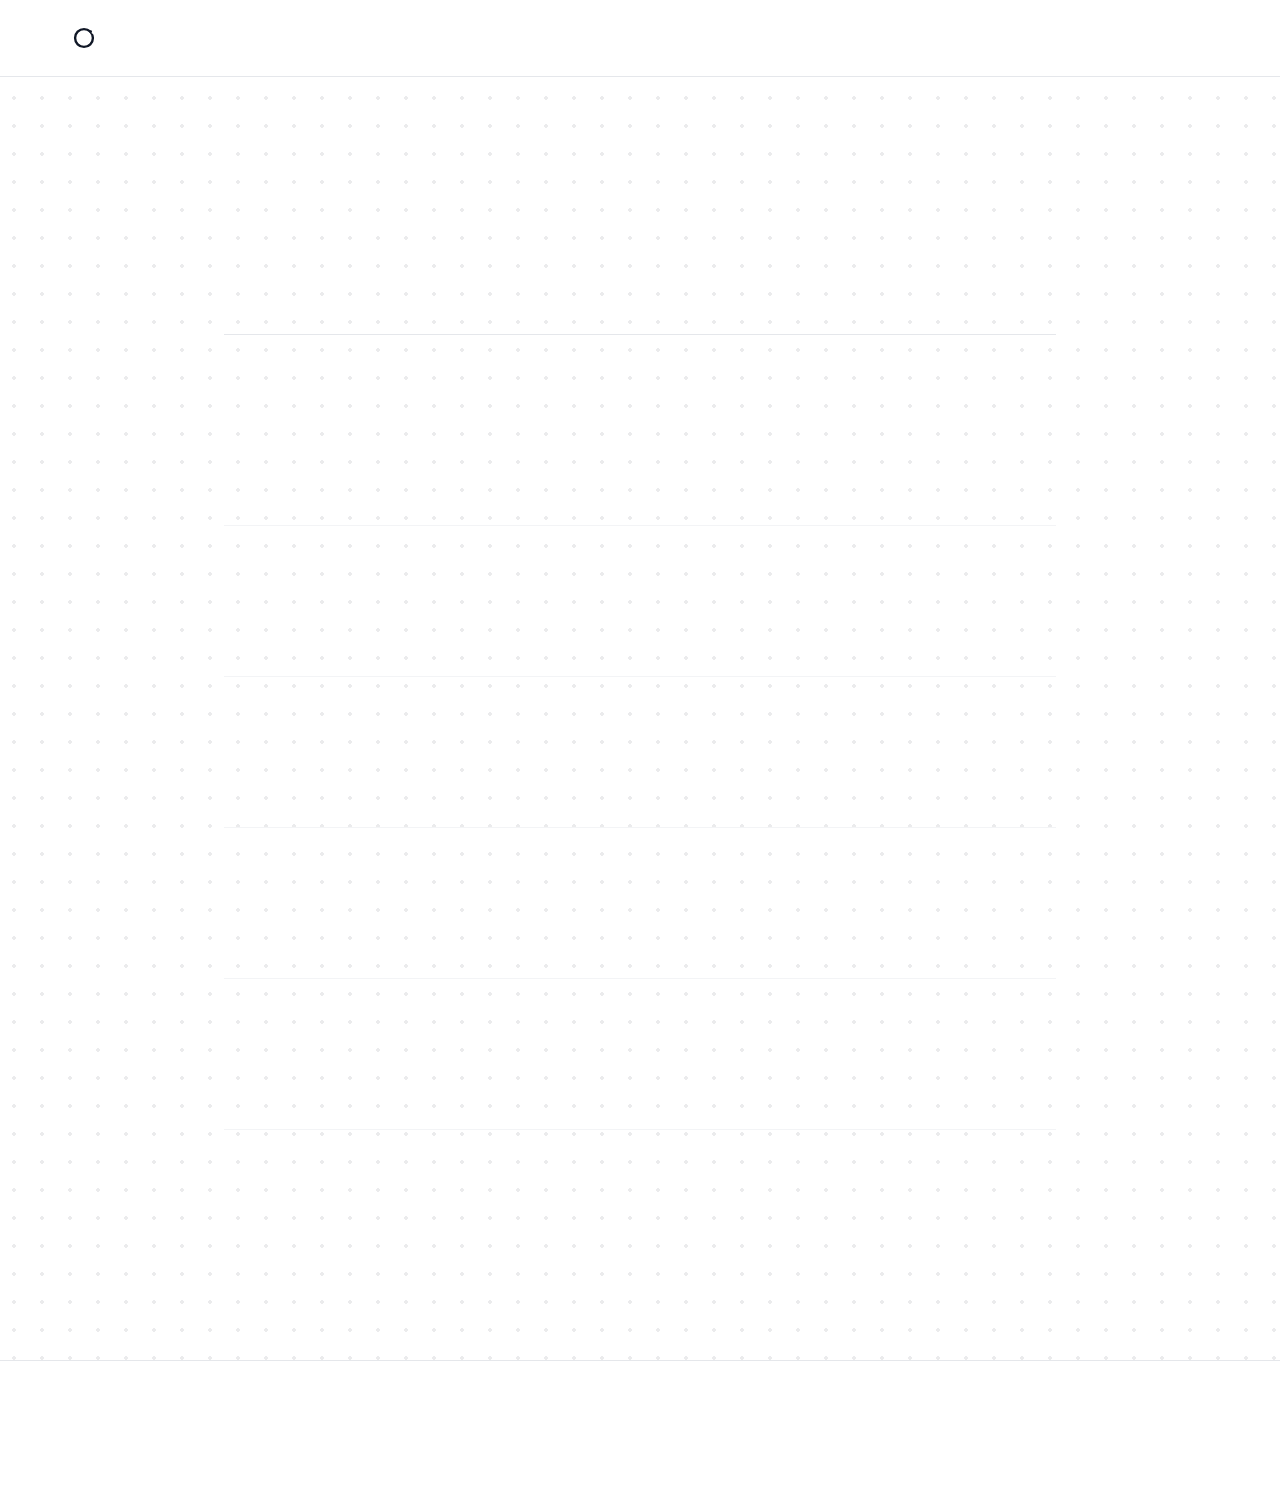
<file: blog/index.html>
<!DOCTYPE html><html lang="en"> <head><!-- Global Metadata --><meta charset="utf-8"><meta name="viewport" content="width=device-width,initial-scale=1"><link rel="icon" type="image/svg+xml" href="../favicon.svg"><link rel="icon" type="image/png" sizes="32x32" href="../favicon-32.png"><link rel="icon" type="image/png" sizes="192x192" href="../favicon-192.png"><link rel="apple-touch-icon" sizes="180x180" href="../apple-touch-icon.png"><link rel="sitemap" href="../sitemap-index.xml"><link rel="alternate" type="application/rss+xml" title="Stay Unfinished" href="../rss.xml"><!-- Font preloads --><link rel="preload" href="../fonts/atkinson-regular.woff" as="font" type="font/woff" crossorigin><link rel="preload" href="../fonts/atkinson-bold.woff" as="font" type="font/woff" crossorigin><!-- Canonical URL --><link rel="canonical" href="https://www.stayunfinished.com/blog/"><meta name="robots" content="index,follow"><!-- Primary Meta Tags --><title>Stories &amp; Field Notes — Applying the Stay Unfinished Loop</title><meta name="title" content="Stories &#38; Field Notes — Applying the Stay Unfinished Loop"><meta name="description" content="Real examples of small steps, feedback, and iteration—from product teams to personal routines—showing how the loop compounds progress."><!-- Additional SEO --><meta name="author" content="Haider Ali"><meta name="keywords" content="incremental change, continuous improvement, feedback loops, product strategy, team development, leadership frameworks, stay unfinished"><meta name="theme-color" content="#3B82F6"><meta property="og:site_name" content="Stay Unfinished"><meta property="og:locale" content="en_US"><!-- Open Graph / Facebook --><meta property="og:type" content="website"><meta property="og:url" content="https://www.stayunfinished.com/blog/"><meta property="og:title" content="Stories &#38; Field Notes — Applying the Stay Unfinished Loop"><meta property="og:description" content="Real examples of small steps, feedback, and iteration—from product teams to personal routines—showing how the loop compounds progress."><meta property="og:image" content="../assets/blog-living-manuscript.CXTLLuky.jpg"><!-- Twitter --><meta property="twitter:card" content="summary_large_image"><meta property="twitter:url" content="https://www.stayunfinished.com/blog/"><meta property="twitter:title" content="Stories &#38; Field Notes — Applying the Stay Unfinished Loop"><meta property="twitter:description" content="Real examples of small steps, feedback, and iteration—from product teams to personal routines—showing how the loop compounds progress."><meta property="twitter:image" content="../assets/blog-living-manuscript.CXTLLuky.jpg"><meta property="twitter:creator" content="@haiderali"><meta property="twitter:site" content="@stayunfinished"><!-- Structured Data --><script type="application/ld+json">{JSON.stringify(schemaData)}</script><link rel="stylesheet" href="../styles/site.css"></head> <body class="bg-white text-gray-900"> <header class="site-header border-b border-gray-200 bg-white"> <nav class="mx-auto max-w-[1200px] px-6 sm:px-8"> <div class="flex items-center justify-between py-6"> <a href="../index.html" class="flex items-center gap-2 text-lg font-bold uppercase tracking-wide text-gray-900"> <svg class="h-6 w-6" viewBox="0 0 140 140" aria-hidden="true" focusable="false"> <defs> <mask id="header-notched"> <rect x="0" y="0" width="140" height="140" fill="#fff"></rect> <path d="M110 38 L140 0 L140 60 Z" fill="#000"></path> </mask> </defs> <circle cx="70" cy="70" r="52" fill="none" stroke="currentColor" stroke-width="14" mask="url(#header-notched)"></circle> <rect x="102" y="26" width="14" height="14" rx="2" ry="2" fill="currentColor"></rect> </svg> Stay Unfinished </a> <details class="relative sm:hidden"> <summary class="flex cursor-pointer items-center gap-2 px-4 py-2 text-sm font-medium text-gray-600">
Menu
<svg class="h-4 w-4 text-gray-500" viewBox="0 0 20 20" fill="currentColor" aria-hidden="true"> <path fill-rule="evenodd" d="M5.23 7.21a.75.75 0 0 1 1.06.02L10 11.17l3.71-3.94a.75.75 0 1 1 1.08 1.04l-4.25 4.5a.75.75 0 0 1-1.08 0l-4.25-4.5a.75.75 0 0 1 .02-1.06Z" clip-rule="evenodd"></path> </svg> </summary> <div class="absolute right-0 mt-2 w-48 bg-white p-4 border border-gray-200"> <div class="flex flex-col gap-3"> <a href="../index.html" class="block text-base text-gray-700 hover:text-gray-900 transition w-full text-left"> Home </a> <a href="../blog/index.html" class="block text-base text-gray-700 hover:text-gray-900 transition w-full text-left font-semibold text-gray-900 underline underline-offset-4 decoration-2 decoration-[#400eeb]"> Writing </a> <a href="../about/index.html" class="block text-base text-gray-700 hover:text-gray-900 transition w-full text-left"> About </a> <a href="../contact/index.html" class="block text-base text-gray-700 hover:text-gray-900 transition w-full text-left"> Contact </a> </div> </div> </details> <div class="hidden items-center gap-8 sm:flex"> <a href="../blog/index.html" class="block text-base text-gray-700 hover:text-gray-900 transition font-semibold text-gray-900 underline underline-offset-4 decoration-2 decoration-[#400eeb]"> Writing </a> <a href="../about/index.html" class="block text-base text-gray-700 hover:text-gray-900 transition"> About </a> <a href="../contact/index.html" class="block text-base text-gray-700 hover:text-gray-900 transition"> Contact </a> </div> </div> </nav> </header> <main class="min-h-[65vh]"> <section class="mx-auto w-full max-w-4xl px-6 py-16 sm:px-8 sm:py-20"> <header class="space-y-6 pb-16 border-b border-gray-200"> <h1 class="text-5xl font-bold text-gray-900 leading-tight">Writing</h1> <p class="text-lg text-gray-700 leading-relaxed max-w-3xl">Track the living manuscript's progress, field experiments, and upcoming releases.</p> </header> <ul class="m-0 list-none space-y-8 p-0 pt-16"> <li class="border-b border-gray-100 pb-8 last:border-0"> <a href="../blog/unfinished-sample/index.html" class="group block"> <div> <h2 class="mt-2 text-2xl font-semibold text-gray-900 group-hover:text-[#400eeb]"> The Room You Were Never In </h2> <p class="mt-3 text-base text-gray-600 leading-relaxed">Read a sample from Unfinished about why good work disappears in rooms nobody studied, and four questions that help work land.</p> </div> </a> </li><li class="border-b border-gray-100 pb-8 last:border-0"> <a href="../blog/when-design-systems-become-monuments/index.html" class="group block"> <div> <h2 class="mt-2 text-2xl font-semibold text-gray-900 group-hover:text-[#400eeb]"> When Design Systems Become Monuments </h2> <p class="mt-3 text-base text-gray-600 leading-relaxed">Why most design frameworks fail—and how to build systems that stay alive through continuous evolution and intelligent adaptation.</p> </div> </a> </li><li class="border-b border-gray-100 pb-8 last:border-0"> <a href="../blog/chapter-3-building-trust/index.html" class="group block"> <div> <h2 class="mt-2 text-2xl font-semibold text-gray-900 group-hover:text-[#400eeb]"> Chapter 3: Building Trust When the Ground Keeps Shifting </h2> <p class="mt-3 text-base text-gray-600 leading-relaxed">Why your roadmap doesn&#39;t match your promises—and what design leaders can do about it.</p> </div> </a> </li><li class="border-b border-gray-100 pb-8 last:border-0"> <a href="../blog/the-five-day-sprint/index.html" class="group block"> <div> <h2 class="mt-2 text-2xl font-semibold text-gray-900 group-hover:text-[#400eeb]"> The Five-Day Sprint That Keeps Research From Dying in a Folder </h2> <p class="mt-3 text-base text-gray-600 leading-relaxed">Why your customer interviews become invisible—and how to transform fresh insights into stakeholder decisions in five days.</p> </div> </a> </li><li class="border-b border-gray-100 pb-8 last:border-0"> <a href="../blog/learning-rituals-build-better-products/index.html" class="group block"> <div> <h2 class="mt-2 text-2xl font-semibold text-gray-900 group-hover:text-[#400eeb]"> Learning Rituals That Help Teams Build Better Products </h2> <p class="mt-3 text-base text-gray-600 leading-relaxed">Three lightweight, enterprise-ready rituals that turn weekly signals into decisions—without slowing delivery.</p> </div> </a> </li><li class="border-b border-gray-100 pb-8 last:border-0"> <a href="../blog/why-i-chose-to-write-a-living-manuscript/index.html" class="group block"> <div> <h2 class="mt-2 text-2xl font-semibold text-gray-900 group-hover:text-[#400eeb]"> Why I Chose to Write a Living Manuscript </h2> <p class="mt-3 text-base text-gray-600 leading-relaxed">Why static strategy fails in enterprise UX—and how a living manuscript turns fresh research into decisions teams can actually use.</p> </div> </a> </li> </ul> </section> </main> <footer class="bg-white border-t border-gray-200 py-12 text-center text-sm text-gray-500"> <div class="mx-auto max-w-4xl px-6 sm:px-8"> <p>&copy; 2025 Stay Unfinished. All rights reserved.</p> </div> </footer> </body></html>
</file>
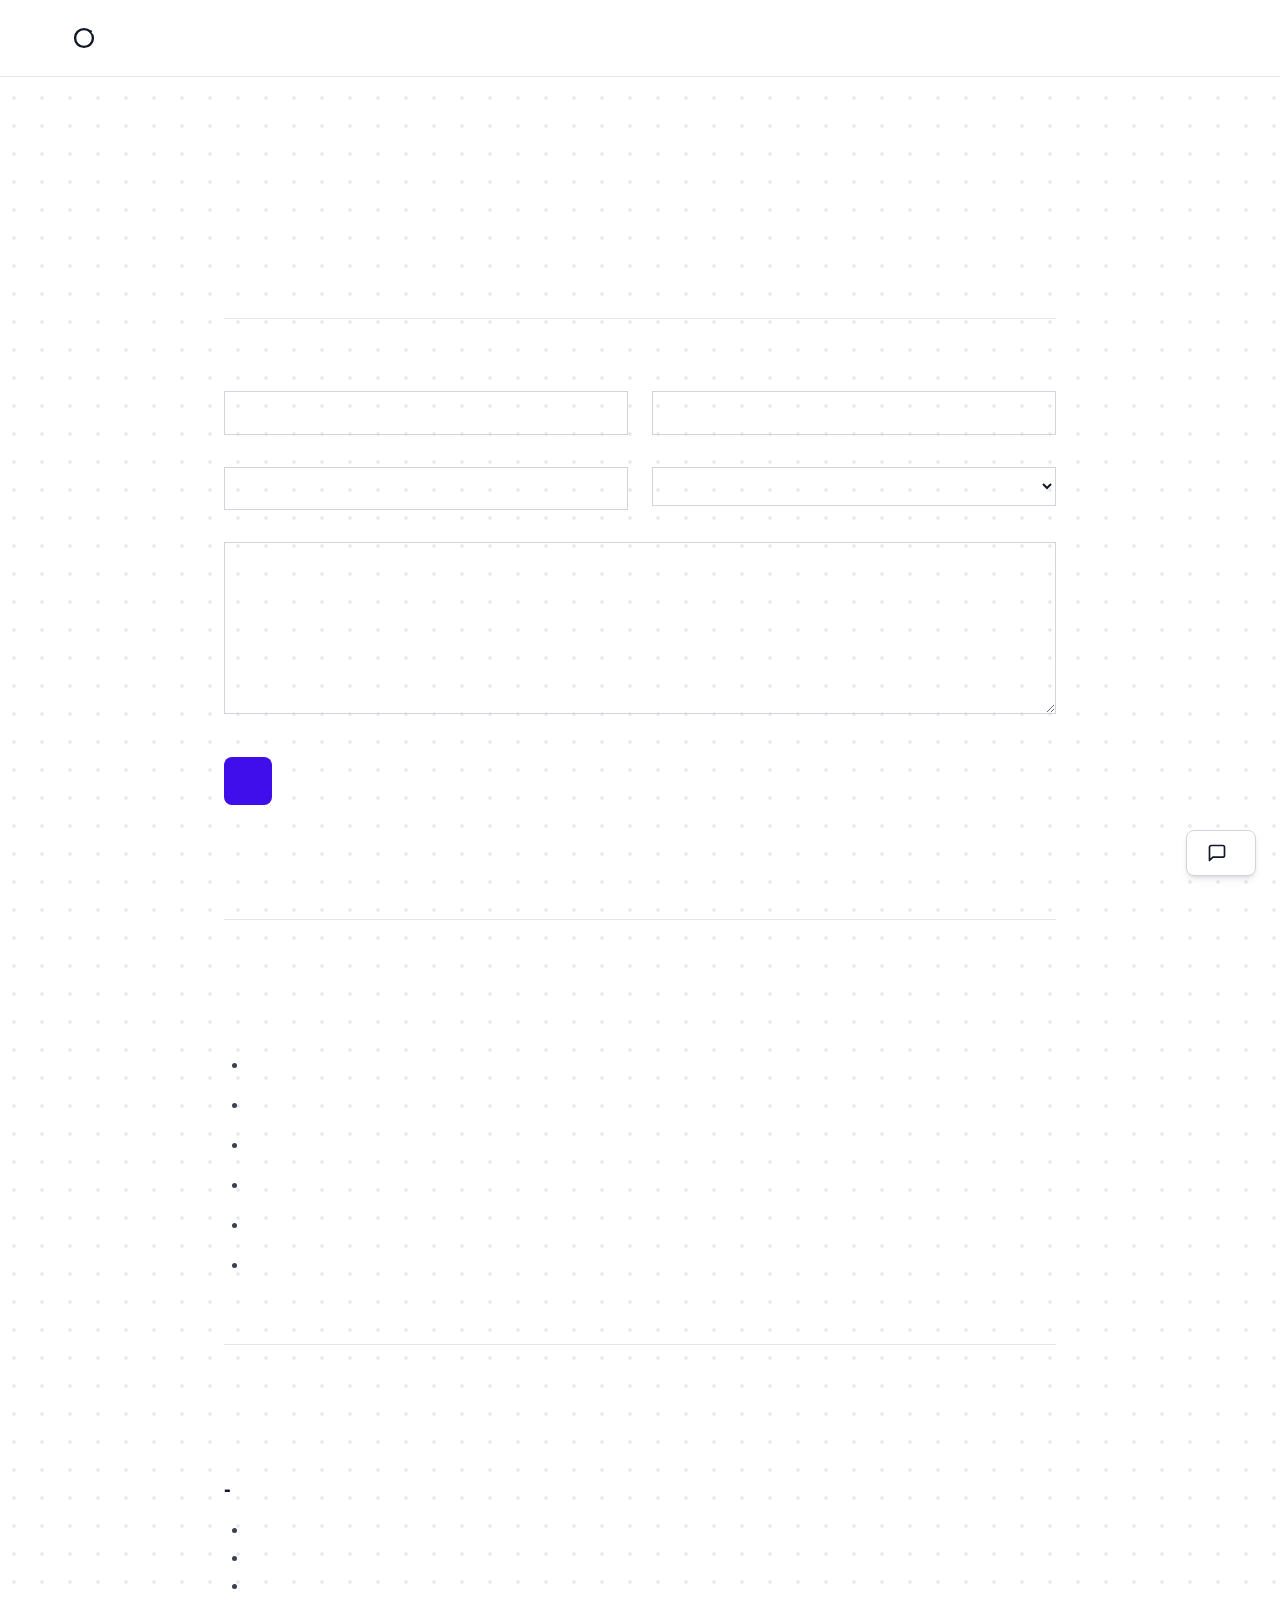
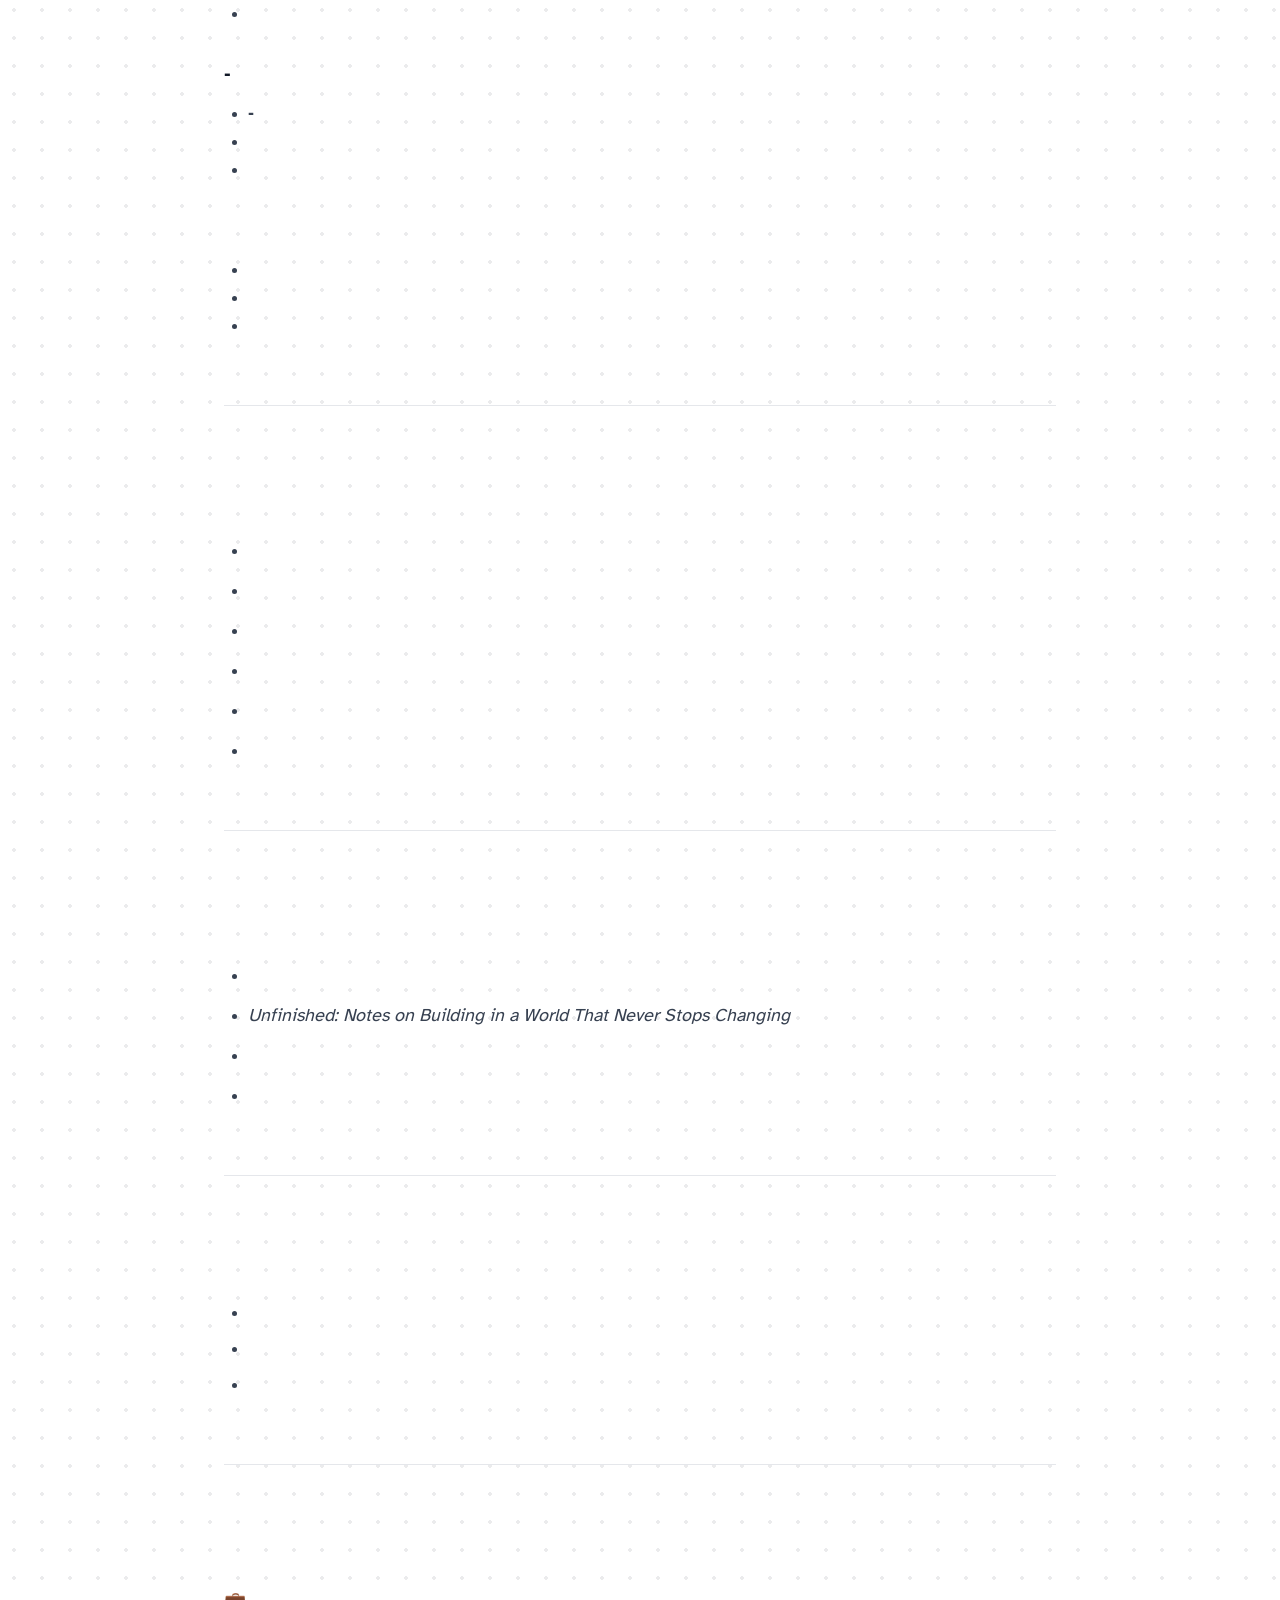
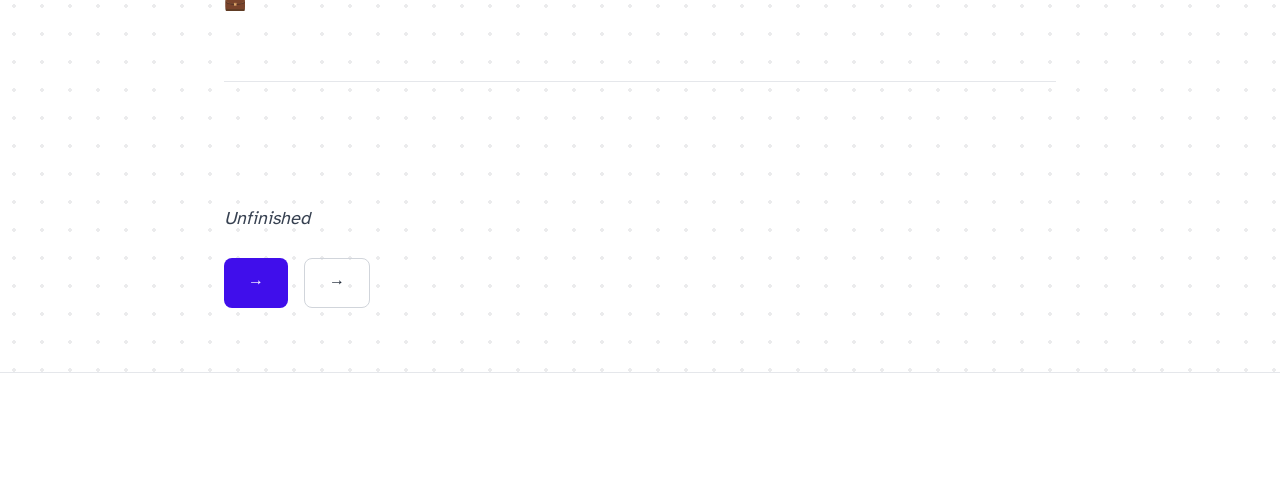
<file: contact/index.html>
<!DOCTYPE html><html lang="en"> <head><!-- Global Metadata --><meta charset="utf-8"><meta name="viewport" content="width=device-width,initial-scale=1"><link rel="icon" type="image/svg+xml" href="../favicon.svg"><link rel="icon" type="image/png" sizes="32x32" href="../favicon-32.png"><link rel="icon" type="image/png" sizes="192x192" href="../favicon-192.png"><link rel="apple-touch-icon" sizes="180x180" href="../apple-touch-icon.png"><link rel="sitemap" href="../sitemap-index.xml"><link rel="alternate" type="application/rss+xml" title="Stay Unfinished" href="../rss.xml"><!-- Font preloads --><link rel="preload" href="../fonts/atkinson-regular.woff" as="font" type="font/woff" crossorigin><link rel="preload" href="../fonts/atkinson-bold.woff" as="font" type="font/woff" crossorigin><!-- Canonical URL --><link rel="canonical" href="https://www.stayunfinished.com/contact/"><meta name="robots" content="index,follow"><!-- Primary Meta Tags --><title>Speaking &amp; Workshops — Launch Fast, Learn Fast, Build Better — Stay Unfinished</title><meta name="title" content="Speaking &#38; Workshops — Launch Fast, Learn Fast, Build Better — Stay Unfinished"><meta name="description" content="Bring the Unfinished philosophy to your organization. Keynotes and workshops that help teams ship with momentum, learn from real users, and build what people actually need."><!-- Additional SEO --><meta name="author" content="Haider Ali"><meta name="keywords" content="incremental change, continuous improvement, feedback loops, product strategy, team development, leadership frameworks, stay unfinished"><meta name="theme-color" content="#3B82F6"><meta property="og:site_name" content="Stay Unfinished"><meta property="og:locale" content="en_US"><!-- Open Graph / Facebook --><meta property="og:type" content="website"><meta property="og:url" content="https://www.stayunfinished.com/contact/"><meta property="og:title" content="Speaking &#38; Workshops — Launch Fast, Learn Fast, Build Better — Stay Unfinished"><meta property="og:description" content="Bring the Unfinished philosophy to your organization. Keynotes and workshops that help teams ship with momentum, learn from real users, and build what people actually need."><meta property="og:image" content="../assets/blog-workshop.B3LY4ZZl.jpg"><!-- Twitter --><meta property="twitter:card" content="summary_large_image"><meta property="twitter:url" content="https://www.stayunfinished.com/contact/"><meta property="twitter:title" content="Speaking &#38; Workshops — Launch Fast, Learn Fast, Build Better — Stay Unfinished"><meta property="twitter:description" content="Bring the Unfinished philosophy to your organization. Keynotes and workshops that help teams ship with momentum, learn from real users, and build what people actually need."><meta property="twitter:image" content="../assets/blog-workshop.B3LY4ZZl.jpg"><meta property="twitter:creator" content="@haiderali"><meta property="twitter:site" content="@stayunfinished"><!-- Structured Data --><script type="application/ld+json">{JSON.stringify(schemaData)}</script><!-- Google tag (gtag.js) --><script async src="https://www.googletagmanager.com/gtag/js?id=G-JXQ5S5TPL7"></script><script type="module">window.dataLayer=window.dataLayer||[];function a(){dataLayer.push(arguments)}a("js",new Date);a("config","G-JXQ5S5TPL7");</script><script type="text/javascript">
      {(function(){
        const c=window; const l=document; const a="clarity"; const r="script"; const i="tuzlnmq3qr";
        c[a]=c[a]||function(){(c[a].q=c[a].q||[]).push(arguments)};
        const t=l.createElement(r); t.async=1; t.src="https://www.clarity.ms/tag/"+i;
        const y=l.getElementsByTagName(r)[0]; y.parentNode.insertBefore(t,y);
      })()}
    </script><link rel="stylesheet" href="../styles/site.css"></head> <body class="bg-white text-gray-900"> <header class="site-header border-b border-gray-200 bg-white"> <nav class="mx-auto max-w-[1200px] px-6 sm:px-8"> <div class="flex items-center justify-between py-6"> <a href="../index.html" class="flex items-center gap-2 text-lg font-bold uppercase tracking-wide text-gray-900"> <svg class="h-6 w-6" viewBox="0 0 140 140" aria-hidden="true" focusable="false"> <defs> <mask id="header-notched"> <rect x="0" y="0" width="140" height="140" fill="#fff"></rect> <path d="M110 38 L140 0 L140 60 Z" fill="#000"></path> </mask> </defs> <circle cx="70" cy="70" r="52" fill="none" stroke="currentColor" stroke-width="14" mask="url(#header-notched)"></circle> <rect x="102" y="26" width="14" height="14" rx="2" ry="2" fill="currentColor"></rect> </svg> Stay Unfinished </a> <details class="relative sm:hidden"> <summary class="flex cursor-pointer items-center gap-2 px-4 py-2 text-sm font-medium text-gray-600">
Menu
<svg class="h-4 w-4 text-gray-500" viewBox="0 0 20 20" fill="currentColor" aria-hidden="true"> <path fill-rule="evenodd" d="M5.23 7.21a.75.75 0 0 1 1.06.02L10 11.17l3.71-3.94a.75.75 0 1 1 1.08 1.04l-4.25 4.5a.75.75 0 0 1-1.08 0l-4.25-4.5a.75.75 0 0 1 .02-1.06Z" clip-rule="evenodd"></path> </svg> </summary> <div class="absolute right-0 mt-2 w-48 bg-white p-4 border border-gray-200"> <div class="flex flex-col gap-3"> <a href="../index.html" class="block text-base text-gray-700 hover:text-gray-900 transition w-full text-left"> Home </a> <a href="../blog/index.html" class="block text-base text-gray-700 hover:text-gray-900 transition w-full text-left"> Writing </a> <a href="../about/index.html" class="block text-base text-gray-700 hover:text-gray-900 transition w-full text-left"> About </a> <a href="../contact/index.html" class="block text-base text-gray-700 hover:text-gray-900 transition w-full text-left font-semibold text-gray-900 underline underline-offset-4 decoration-2 decoration-[#400eeb]"> Contact </a> </div> </div> </details> <div class="hidden items-center gap-8 sm:flex"> <a href="../blog/index.html" class="block text-base text-gray-700 hover:text-gray-900 transition"> Writing </a> <a href="../about/index.html" class="block text-base text-gray-700 hover:text-gray-900 transition"> About </a> <a href="../contact/index.html" class="block text-base text-gray-700 hover:text-gray-900 transition font-semibold text-gray-900 underline underline-offset-4 decoration-2 decoration-[#400eeb]"> Contact </a> </div> </div> </nav> </header> <main> <section class="mx-auto w-full max-w-4xl px-6 sm:px-8">  <section class="space-y-6 py-16 border-b border-gray-200"> <h1 class="text-5xl font-bold text-gray-900 leading-tight">Work with me</h1> <p class="text-lg text-gray-700 leading-relaxed max-w-3xl">With 20+ years building products and leading teams—starting from running a bookshop at 14—I help organizations embrace iteration over perfection. If your team is stuck in planning, unsure when to ship, or building features nobody uses, I bring practical frameworks that create momentum without burnout.</p> </section> <section class="py-16"> <form action="https://formspree.io/f/mjkalyng" method="POST" class="w-full" aria-labelledby="contact-title"> <h2 id="contact-title" class="sr-only">Contact form</h2> <input type="hidden" name="_subject" value="Stay Unfinished contact request"> <input type="text" name="_gotcha" class="sr-only" tabindex="-1" autocomplete="off" aria-hidden="true"> <div class="grid grid-cols-1 md:grid-cols-2 gap-6"> <div class="space-y-2"> <label for="name" class="text-sm font-medium text-gray-700">Full name<span class="text-[#400eeb]">*</span></label> <input id="name" name="name" type="text" required autocomplete="name" class="w-full border border-gray-300 bg-transparent px-4 py-2 text-gray-900 focus:border-[#400eeb] focus:outline-none"> </div> <div class="space-y-2"> <label for="email" class="text-sm font-medium text-gray-700">Work email<span class="text-[#400eeb]">*</span></label> <input id="email" name="email" type="email" required autocomplete="email" inputmode="email" class="w-full border border-gray-300 bg-transparent px-4 py-2 text-gray-900 focus:border-[#400eeb] focus:outline-none"> </div> <div class="space-y-2"> <label for="organization" class="text-sm font-medium text-gray-700">Organization</label> <input id="organization" name="organization" type="text" autocomplete="organization" class="w-full border border-gray-300 bg-transparent px-4 py-2 text-gray-900 focus:border-[#400eeb] focus:outline-none"> </div> <div class="space-y-2"> <label for="topic" class="text-sm font-medium text-gray-700">Topic</label> <select id="topic" name="topic" class="w-full border border-gray-300 bg-transparent px-4 py-2 text-gray-900 focus:border-[#400eeb] focus:outline-none"> <option>Workshop for product teams</option> <option>Keynote on shipping faster</option> <option>Startup/accelerator session</option> <option>Leadership team training</option> <option>Conference speaking</option> <option>Podcast/media interview</option> <option>Other</option> </select> </div> <div class="space-y-2 md:col-span-2"> <label for="message" class="text-sm font-medium text-gray-700">How can I help?<span class="text-[#400eeb]">*</span></label> <textarea id="message" name="message" rows="6" required class="w-full border border-gray-300 bg-transparent px-4 py-2 text-gray-900 focus:border-[#400eeb] focus:outline-none" placeholder="Share a bit about your audience, goals, and ideal timing."></textarea> </div> </div> <div class="mt-8"> <button type="submit" class="inline-flex items-center justify-center rounded-lg bg-[#400eeb] px-6 py-3 text-base font-medium text-white transition hover:bg-[#3009c7]">Send message</button> </div> <p class="mt-4 text-sm text-gray-500">By submitting, you agree to be contacted about your request.</p> </form> </section>  <section class="space-y-8 py-16 border-t border-gray-200"> <h2 class="text-3xl font-bold text-gray-900">Who I work with</h2> <ul class="space-y-3 text-lg text-gray-700 max-w-3xl list-disc pl-6"> <li><strong>Startup teams</strong> ready to stop planning and start shipping</li> <li><strong>Product organizations</strong> wanting to build what users actually need</li> <li><strong>Leadership teams</strong> fighting perfectionism and analysis paralysis</li> <li><strong>Accelerators & incubators</strong> coaching founders to iterate faster</li> <li><strong>Product management groups</strong> seeking practical, proven frameworks</li> <li><strong>Tech conferences</strong> looking for real stories, not theory</li> </ul> </section>  <section class="space-y-8 py-16 border-t border-gray-200"> <h2 class="text-3xl font-bold text-gray-900">Workshop topics</h2> <div class="space-y-8 text-lg text-gray-700 max-w-3xl"> <div> <h3 class="text-xl font-semibold text-gray-900">Half‑day intensives</h3> <ul class="mt-3 list-disc pl-6"> <li><strong>Iteration Beats Perfection</strong> — Transform how your team ships</li> <li><strong>Small Bets Methodology</strong> — Test assumptions with minimal risk</li> <li><strong>Systems for Momentum</strong> — Sustainable speed without burnout</li> <li><strong>From Failure to Fuel</strong> — Turn setbacks into an advantage</li> </ul> </div> <div> <h3 class="text-xl font-semibold text-gray-900">90‑minute sessions</h3> <ul class="mt-3 list-disc pl-6"> <li><strong>The Ship‑It Checklist</strong> — Know when you're "ready for now"</li> <li><strong>Receiving Feedback</strong> — Stay centered while iterating</li> <li><strong>Boundaries Enable Creativity</strong> — Constraints accelerate innovation</li> </ul> </div> <div> <h3 class="text-xl font-semibold text-gray-900">Keynotes (30–60 minutes)</h3> <ul class="mt-3 list-disc pl-6"> <li><strong>Why Done Is Almost Always Temporary</strong> — The myth killing momentum</li> <li><strong>$0 to Product Leader</strong> — Lessons from 20 years of building</li> <li><strong>Launch Unfinished or Never Launch</strong> — Why I shipped my book incomplete</li> </ul> </div> </div> </section>  <section class="space-y-8 py-16 border-t border-gray-200"> <h2 class="text-3xl font-bold text-gray-900">What your team will walk away with</h2> <ul class="space-y-3 text-lg text-gray-700 max-w-3xl list-disc pl-6"> <li><strong>Clarity</strong> on when to ship vs. when to iterate</li> <li><strong>Frameworks</strong> for making decisions with incomplete information</li> <li><strong>Confidence</strong> to launch before feeling "ready"</li> <li><strong>Methods</strong> for gathering and acting on user feedback</li> <li><strong>Systems</strong> that create momentum without burnout</li> <li><strong>Stories</strong> that inspire action over analysis</li> </ul> </section>  <section class="space-y-8 py-16 border-t border-gray-200"> <h2 class="text-3xl font-bold text-gray-900">Experience & impact</h2> <ul class="space-y-3 text-lg text-gray-700 max-w-3xl list-disc pl-6"> <li><strong>20+ years</strong> building digital products and leading UX teams</li> <li><strong>Author</strong> of <em>Unfinished: Notes on Building in a World That Never Stops Changing</em></li> <li><strong>Started at 14</strong> running a business—learned iteration before theory</li> <li><strong>Practices what I preach</strong> — launched the book unfinished and pivoted based on feedback</li> </ul> </section>  <section class="space-y-6 py-16 border-t border-gray-200"> <h2 class="text-3xl font-bold text-gray-900">Current availability</h2> <ul class="space-y-2 text-lg text-gray-700 max-w-3xl list-disc pl-6"> <li><strong>Q1 2026:</strong> 3 slots remaining</li> <li><strong>Q2 2026:</strong> Now booking</li> <li><strong>Virtual sessions:</strong> Available weekly</li> </ul> </section>  <section class="space-y-6 py-16 border-t border-gray-200"> <h2 class="text-3xl font-bold text-gray-900">Prefer to connect directly?</h2> <ul class="space-y-2 text-lg text-gray-700 max-w-3xl list-none"> <li>💼 <strong>LinkedIn:</strong> <a class="underline" target="_blank" rel="noopener noreferrer" href="https://www.linkedin.com/in/haideralixayan/">Send a message</a></li> </ul> </section>  <section class="space-y-6 py-16 border-t border-gray-200"> <h2 class="text-3xl font-bold text-gray-900">Not ready for a workshop?</h2> <p class="text-lg text-gray-700 max-w-3xl">Start with the book. <em>Unfinished</em> gives your team the philosophy and frameworks to build better products through iteration, not perfection.</p> <div class="flex gap-4"> <a href="https://amzn.in/d/fWqtwbF" target="_blank" rel="noopener noreferrer" class="inline-flex items-center justify-center rounded-lg bg-[#400eeb] px-6 py-3 text-base font-medium text-white transition hover:bg-[#3009c7]">Get the Book →</a> <a href="../blog/unfinished-sample/index.html" class="inline-flex items-center justify-center rounded-lg border border-gray-300 px-6 py-3 text-base text-gray-800 transition hover:border-gray-400">Read a Sample →</a> </div> </section>  </section> </main> <footer class="bg-white border-t border-gray-200 py-12 text-center text-sm text-gray-500"> <div class="mx-auto max-w-4xl px-6 sm:px-8"> <p>&copy; 2025 Stay Unfinished. All rights reserved.</p> </div> </footer> <button id="feedback-open" class="fixed bottom-6 right-6 z-50 inline-flex items-center gap-2 px-5 py-3 border border-gray-300 rounded-lg bg-white text-gray-900 shadow-md hover:border-gray-400 transition-colors focus:outline-none" aria-label="Share feedback"> <svg xmlns="http://www.w3.org/2000/svg" class="h-5 w-5" viewBox="0 0 24 24" fill="none" stroke="currentColor" stroke-width="2" stroke-linecap="round" stroke-linejoin="round" aria-hidden="true"> <path d="M21 15a2 2 0 0 1-2 2H7l-4 4V5a2 2 0 0 1 2-2h14a2 2 0 0 1 2 2z"></path> </svg> <span class="text-sm font-medium">Feedback</span> </button> <dialog id="feedback-dialog" class="rounded-2xl p-0 shadow-2xl backdrop:bg-black/30"> <form method="dialog" class="absolute right-4 top-4"> <button type="submit" data-close-feedback aria-label="Close" class="rounded-full p-2 text-gray-500 hover:bg-gray-100"> <svg xmlns="http://www.w3.org/2000/svg" class="h-5 w-5" viewBox="0 0 24 24" fill="none" stroke="currentColor" stroke-width="2" stroke-linecap="round" stroke-linejoin="round"><path d="M18 6 6 18M6 6l12 12"></path></svg> </button> </form> <div class="w-[90vw] max-w-md rounded-2xl bg-white p-6 text-left"> <h2 class="text-xl font-semibold text-gray-900">Share your feedback</h2> <p class="mt-1 text-sm text-gray-600">We read every message. Optional email helps us reply.</p> <form action="https://formspree.io/f/mjkalyng" method="POST" class="mt-4 space-y-4" aria-label="Feedback form"> <input type="hidden" name="_subject" value="Stay Unfinished — Site feedback"> <input type="hidden" name="page" value="/contact/"> <div class="space-y-2"> <label for="fb-message" class="text-sm font-medium text-gray-700">Your message<span class="text-[#400eeb]">*</span></label> <textarea id="fb-message" name="message" required rows="5" class="w-full border border-gray-300 bg-transparent px-3 py-2 text-gray-900 focus:border-[#400eeb] focus:outline-none" placeholder="What’s working? What’s confusing? What should change?"></textarea> </div> <div class="space-y-2"> <label for="fb-email" class="text-sm font-medium text-gray-700">Email (optional)</label> <input id="fb-email" name="email" type="email" inputmode="email" class="w-full border border-gray-300 bg-transparent px-3 py-2 text-gray-900 focus:border-[#400eeb] focus:outline-none" placeholder="you@company.com"> </div> <div class="flex items-center justify-between pt-2"> <p class="text-xs text-gray-500">Sends via Formspree. No spam.</p> <button type="submit" class="inline-flex items-center justify-center rounded-lg bg-[#400eeb] px-4 py-2 text-sm font-medium text-white transition hover:bg-[#3009c7]">Send</button> </div> </form> </div> </dialog> <script type="module">const c=document.getElementById("feedback-open"),e=document.getElementById("feedback-dialog");c&&e&&(c.addEventListener("click",()=>e.showModal()),e.addEventListener("click",t=>{t.target===e&&e.close()}),e.querySelectorAll("[data-close-feedback]").forEach(t=>{t.addEventListener("click",()=>e.close())}));</script> </body></html>
</file>
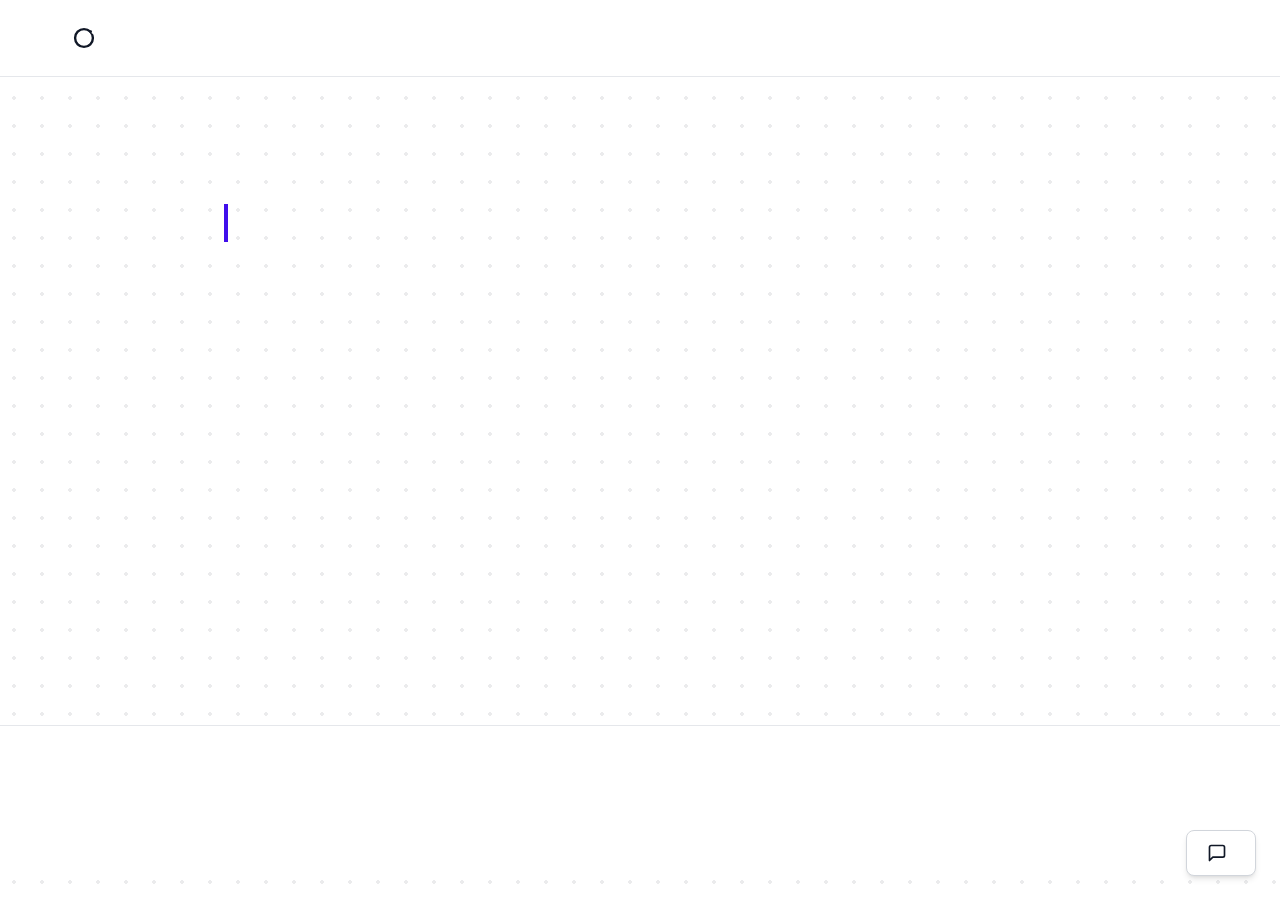
<file: mission/index.html>
<!DOCTYPE html><html lang="en"> <head><!-- Global Metadata --><meta charset="utf-8"><meta name="viewport" content="width=device-width,initial-scale=1"><link rel="icon" type="image/svg+xml" href="../favicon.svg"><link rel="icon" type="image/png" sizes="32x32" href="../favicon-32.png"><link rel="icon" type="image/png" sizes="192x192" href="../favicon-192.png"><link rel="apple-touch-icon" sizes="180x180" href="../apple-touch-icon.png"><link rel="sitemap" href="../sitemap-index.xml"><link rel="alternate" type="application/rss+xml" title="Stay Unfinished" href="../rss.xml"><!-- Font preloads --><link rel="preload" href="../fonts/atkinson-regular.woff" as="font" type="font/woff" crossorigin><link rel="preload" href="../fonts/atkinson-bold.woff" as="font" type="font/woff" crossorigin><!-- Canonical URL --><link rel="canonical" href="https://www.stayunfinished.com/mission/"><meta name="robots" content="index,follow"><!-- Primary Meta Tags --><title>Stay Unfinished</title><meta name="title" content="Stay Unfinished"><meta name="description" content="A simple loop to make small moves, get feedback, and keep improving—useful for products, teams, and everyday change."><!-- Additional SEO --><meta name="author" content="Haider Ali"><meta name="keywords" content="incremental change, continuous improvement, feedback loops, product strategy, team development, leadership frameworks, stay unfinished"><meta name="theme-color" content="#3B82F6"><meta property="og:site_name" content="Stay Unfinished"><meta property="og:locale" content="en_US"><!-- Open Graph / Facebook --><meta property="og:type" content="website"><meta property="og:url" content="https://www.stayunfinished.com/mission/"><meta property="og:title" content="Stay Unfinished"><meta property="og:description" content="A simple loop to make small moves, get feedback, and keep improving—useful for products, teams, and everyday change."><meta property="og:image" content="../assets/blog-placeholder-1.Bx0Zcyzv.jpg"><!-- Twitter --><meta property="twitter:card" content="summary_large_image"><meta property="twitter:url" content="https://www.stayunfinished.com/mission/"><meta property="twitter:title" content="Stay Unfinished"><meta property="twitter:description" content="A simple loop to make small moves, get feedback, and keep improving—useful for products, teams, and everyday change."><meta property="twitter:image" content="../assets/blog-placeholder-1.Bx0Zcyzv.jpg"><meta property="twitter:creator" content="@haiderali"><meta property="twitter:site" content="@stayunfinished"><!-- Structured Data --><script type="application/ld+json">{JSON.stringify(schemaData)}</script><!-- Google tag (gtag.js) --><script async src="https://www.googletagmanager.com/gtag/js?id=G-JXQ5S5TPL7"></script><script type="module">window.dataLayer=window.dataLayer||[];function a(){dataLayer.push(arguments)}a("js",new Date);a("config","G-JXQ5S5TPL7");</script><script type="text/javascript">
      {(function(){
        const c=window; const l=document; const a="clarity"; const r="script"; const i="tuzlnmq3qr";
        c[a]=c[a]||function(){(c[a].q=c[a].q||[]).push(arguments)};
        const t=l.createElement(r); t.async=1; t.src="https://www.clarity.ms/tag/"+i;
        const y=l.getElementsByTagName(r)[0]; y.parentNode.insertBefore(t,y);
      })()}
    </script><link rel="stylesheet" href="../styles/site.css"></head> <body class="bg-white text-gray-900"> <header class="site-header border-b border-gray-200 bg-white"> <nav class="mx-auto max-w-[1200px] px-6 sm:px-8"> <div class="flex items-center justify-between py-6"> <a href="../index.html" class="flex items-center gap-2 text-lg font-bold uppercase tracking-wide text-gray-900"> <svg class="h-6 w-6" viewBox="0 0 140 140" aria-hidden="true" focusable="false"> <defs> <mask id="header-notched"> <rect x="0" y="0" width="140" height="140" fill="#fff"></rect> <path d="M110 38 L140 0 L140 60 Z" fill="#000"></path> </mask> </defs> <circle cx="70" cy="70" r="52" fill="none" stroke="currentColor" stroke-width="14" mask="url(#header-notched)"></circle> <rect x="102" y="26" width="14" height="14" rx="2" ry="2" fill="currentColor"></rect> </svg> Stay Unfinished </a> <details class="relative sm:hidden"> <summary class="flex cursor-pointer items-center gap-2 px-4 py-2 text-sm font-medium text-gray-600">
Menu
<svg class="h-4 w-4 text-gray-500" viewBox="0 0 20 20" fill="currentColor" aria-hidden="true"> <path fill-rule="evenodd" d="M5.23 7.21a.75.75 0 0 1 1.06.02L10 11.17l3.71-3.94a.75.75 0 1 1 1.08 1.04l-4.25 4.5a.75.75 0 0 1-1.08 0l-4.25-4.5a.75.75 0 0 1 .02-1.06Z" clip-rule="evenodd"></path> </svg> </summary> <div class="absolute right-0 mt-2 w-48 bg-white p-4 border border-gray-200"> <div class="flex flex-col gap-3"> <a href="../index.html" class="block text-base text-gray-700 hover:text-gray-900 transition w-full text-left"> Home </a> <a href="../blog/index.html" class="block text-base text-gray-700 hover:text-gray-900 transition w-full text-left"> Writing </a> <a href="../about/index.html" class="block text-base text-gray-700 hover:text-gray-900 transition w-full text-left"> About </a> <a href="../contact/index.html" class="block text-base text-gray-700 hover:text-gray-900 transition w-full text-left"> Contact </a> </div> </div> </details> <div class="hidden items-center gap-8 sm:flex"> <a href="../blog/index.html" class="block text-base text-gray-700 hover:text-gray-900 transition"> Writing </a> <a href="../about/index.html" class="block text-base text-gray-700 hover:text-gray-900 transition"> About </a> <a href="../contact/index.html" class="block text-base text-gray-700 hover:text-gray-900 transition"> Contact </a> </div> </div> </nav> </header> <main> <section class="mx-auto w-full max-w-4xl px-6 sm:px-8"> <h1 id="our-mission">Our Mission</h1>
<p>We help entrepreneurs cut through the noise and build with purpose. Through a practical, evolving framework, we guide founders through the messy, real-world journey of turning ideas into outcomes—by shipping, learning, and iterating in public.</p>
<blockquote>
<p>Building is a continuous process. Progress beats polish.</p>
</blockquote>
<h2 id="what-we-believe">What We Believe</h2>
<ul>
<li><strong>Authentic progress</strong>: Real learning over fake perfection.</li>
<li><strong>Community-driven growth</strong>: Spaces where founders reflect, share, and get unstuck together.</li>
<li><strong>Practical wisdom</strong>: Actionable tools that go beyond borrowed playbooks.</li>
</ul>
<h2 id="current-focus">Current Focus</h2>
<ul>
<li>Connecting with founders who embrace an “always evolving” mindset</li>
<li>Sharing unfiltered insights from the entrepreneurial trenches</li>
<li>Building a supportive network of accountability partners</li>
</ul>
<h2 id="call-to-action">Call to Action</h2>
<p>If this resonates, let’s connect. Whether you’re refining a product, rethinking positioning, or trying to ship faster with confidence—we’ll move forward together, one honest iteration at a time.</p>
<ul>
<li>Start a conversation: <a href="../contact/index.html">/contact</a></li>
<li>Follow along: newsletter and social links on the About and Contact pages</li>
</ul> </section> </main> <footer class="bg-white border-t border-gray-200 py-12 text-center text-sm text-gray-500"> <div class="mx-auto max-w-4xl px-6 sm:px-8"> <p>&copy; 2025 Stay Unfinished. All rights reserved.</p> </div> </footer> <button id="feedback-open" class="fixed bottom-6 right-6 z-50 inline-flex items-center gap-2 px-5 py-3 border border-gray-300 rounded-lg bg-white text-gray-900 shadow-md hover:border-gray-400 transition-colors focus:outline-none" aria-label="Share feedback"> <svg xmlns="http://www.w3.org/2000/svg" class="h-5 w-5" viewBox="0 0 24 24" fill="none" stroke="currentColor" stroke-width="2" stroke-linecap="round" stroke-linejoin="round" aria-hidden="true"> <path d="M21 15a2 2 0 0 1-2 2H7l-4 4V5a2 2 0 0 1 2-2h14a2 2 0 0 1 2 2z"></path> </svg> <span class="text-sm font-medium">Feedback</span> </button> <dialog id="feedback-dialog" class="rounded-2xl p-0 shadow-2xl backdrop:bg-black/30"> <form method="dialog" class="absolute right-4 top-4"> <button type="submit" data-close-feedback aria-label="Close" class="rounded-full p-2 text-gray-500 hover:bg-gray-100"> <svg xmlns="http://www.w3.org/2000/svg" class="h-5 w-5" viewBox="0 0 24 24" fill="none" stroke="currentColor" stroke-width="2" stroke-linecap="round" stroke-linejoin="round"><path d="M18 6 6 18M6 6l12 12"></path></svg> </button> </form> <div class="w-[90vw] max-w-md rounded-2xl bg-white p-6 text-left"> <h2 class="text-xl font-semibold text-gray-900">Share your feedback</h2> <p class="mt-1 text-sm text-gray-600">We read every message. Optional email helps us reply.</p> <form action="https://formspree.io/f/mjkalyng" method="POST" class="mt-4 space-y-4" aria-label="Feedback form"> <input type="hidden" name="_subject" value="Stay Unfinished — Site feedback"> <input type="hidden" name="page" value="/mission/"> <div class="space-y-2"> <label for="fb-message" class="text-sm font-medium text-gray-700">Your message<span class="text-[#400eeb]">*</span></label> <textarea id="fb-message" name="message" required rows="5" class="w-full border border-gray-300 bg-transparent px-3 py-2 text-gray-900 focus:border-[#400eeb] focus:outline-none" placeholder="What’s working? What’s confusing? What should change?"></textarea> </div> <div class="space-y-2"> <label for="fb-email" class="text-sm font-medium text-gray-700">Email (optional)</label> <input id="fb-email" name="email" type="email" inputmode="email" class="w-full border border-gray-300 bg-transparent px-3 py-2 text-gray-900 focus:border-[#400eeb] focus:outline-none" placeholder="you@company.com"> </div> <div class="flex items-center justify-between pt-2"> <p class="text-xs text-gray-500">Sends via Formspree. No spam.</p> <button type="submit" class="inline-flex items-center justify-center rounded-lg bg-[#400eeb] px-4 py-2 text-sm font-medium text-white transition hover:bg-[#3009c7]">Send</button> </div> </form> </div> </dialog> <script type="module">const c=document.getElementById("feedback-open"),e=document.getElementById("feedback-dialog");c&&e&&(c.addEventListener("click",()=>e.showModal()),e.addEventListener("click",t=>{t.target===e&&e.close()}),e.querySelectorAll("[data-close-feedback]").forEach(t=>{t.addEventListener("click",()=>e.close())}));</script> </body></html>
</file>
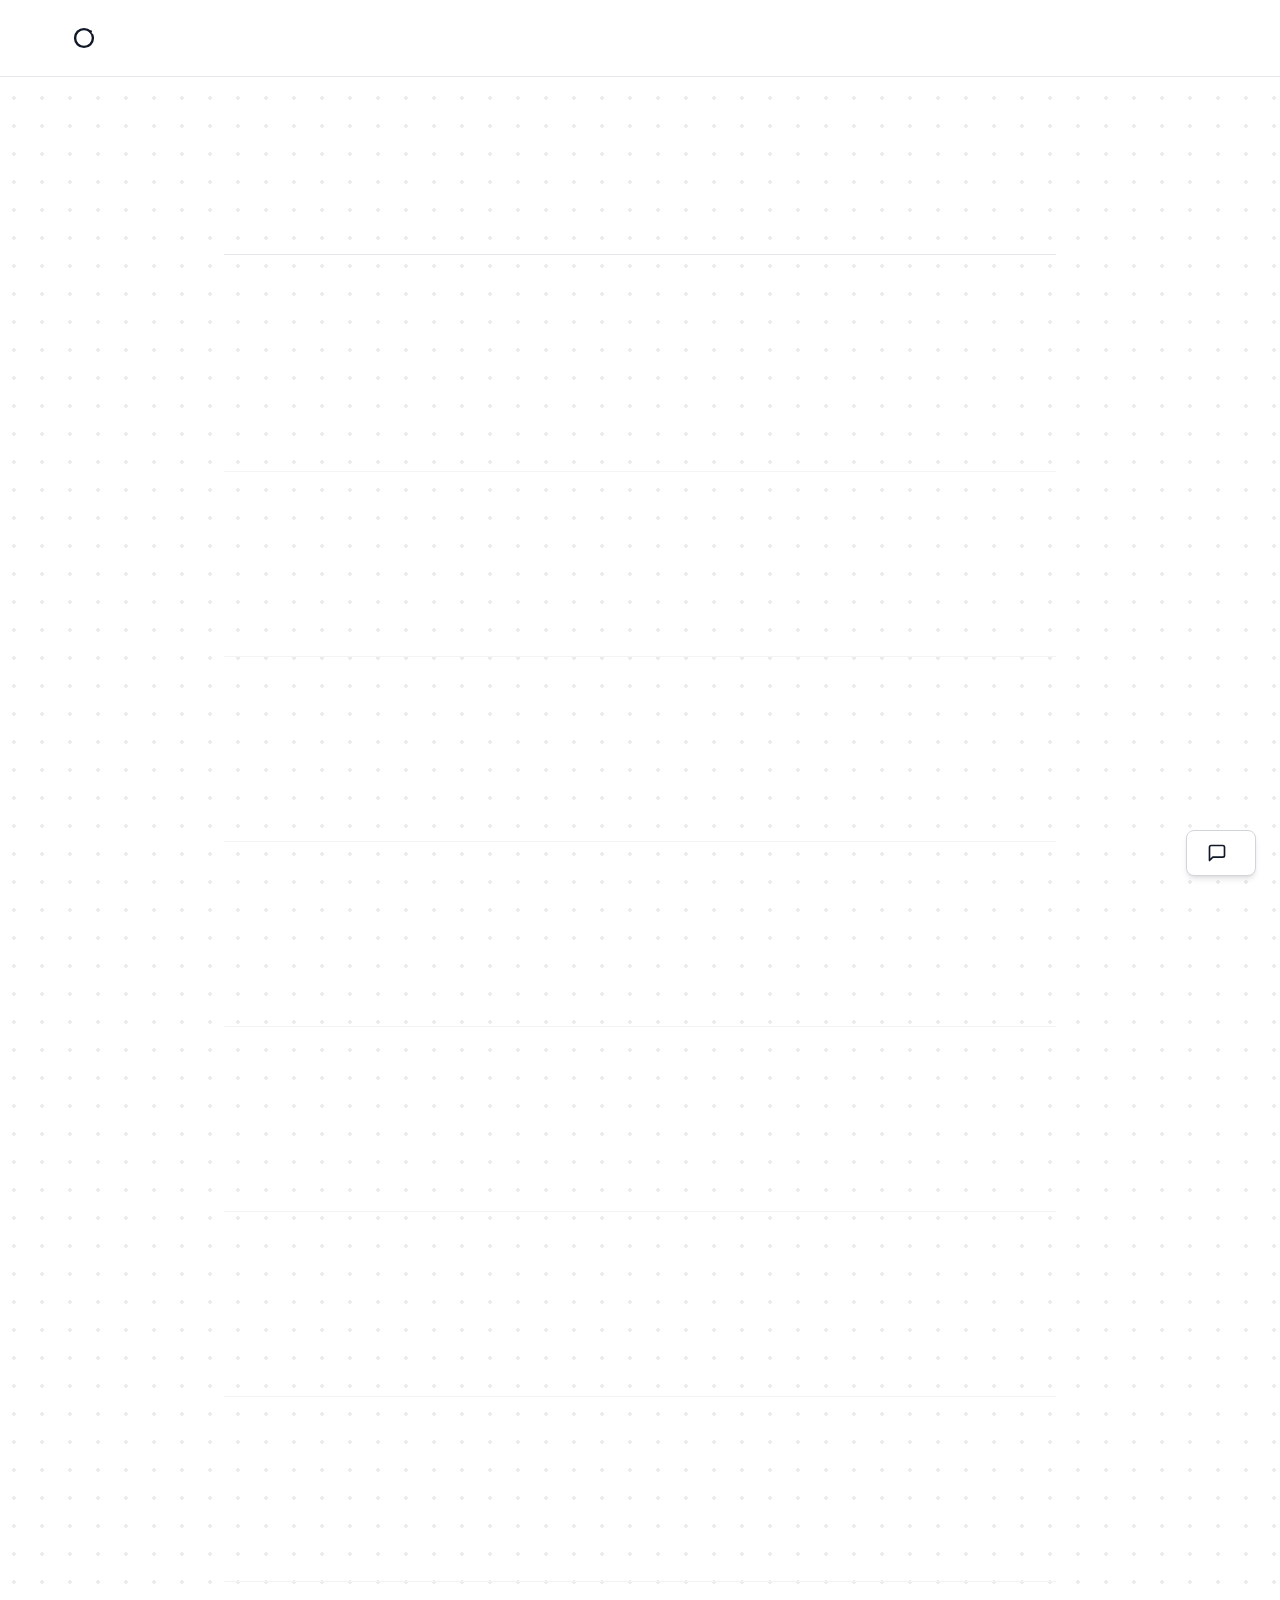
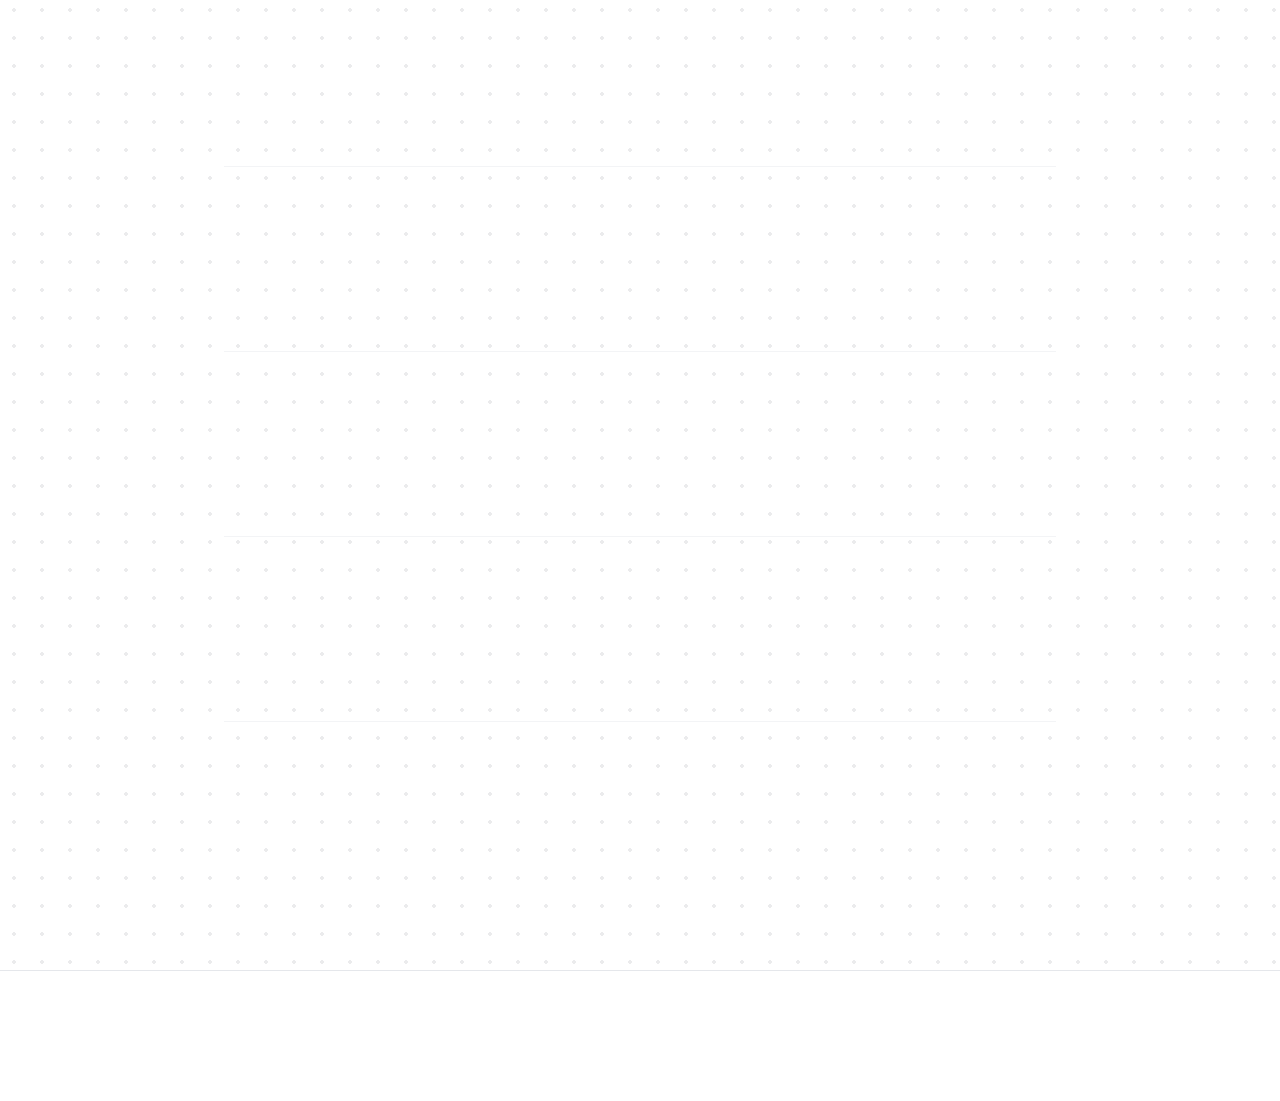
<file: stories/index.html>
<!DOCTYPE html><html lang="en"> <head><!-- Global Metadata --><meta charset="utf-8"><meta name="viewport" content="width=device-width,initial-scale=1"><link rel="icon" type="image/svg+xml" href="../favicon.svg"><link rel="icon" type="image/png" sizes="32x32" href="../favicon-32.png"><link rel="icon" type="image/png" sizes="192x192" href="../favicon-192.png"><link rel="apple-touch-icon" sizes="180x180" href="../apple-touch-icon.png"><link rel="sitemap" href="../sitemap-index.xml"><link rel="alternate" type="application/rss+xml" title="Stay Unfinished" href="../rss.xml"><!-- Font preloads --><link rel="preload" href="../fonts/atkinson-regular.woff" as="font" type="font/woff" crossorigin><link rel="preload" href="../fonts/atkinson-bold.woff" as="font" type="font/woff" crossorigin><!-- Canonical URL --><link rel="canonical" href="https://www.stayunfinished.com/stories/"><meta name="robots" content="index,follow"><!-- Primary Meta Tags --><title>Stories &amp; Field Notes — Applying the Stay Unfinished Loop</title><meta name="title" content="Stories &#38; Field Notes — Applying the Stay Unfinished Loop"><meta name="description" content="Real examples of small steps, feedback, and iteration—from product teams to personal routines—showing how the loop compounds progress."><!-- Additional SEO --><meta name="author" content="Haider Ali"><meta name="keywords" content="incremental change, continuous improvement, feedback loops, product strategy, team development, leadership frameworks, stay unfinished"><meta name="theme-color" content="#3B82F6"><meta property="og:site_name" content="Stay Unfinished"><meta property="og:locale" content="en_US"><!-- Open Graph / Facebook --><meta property="og:type" content="website"><meta property="og:url" content="https://www.stayunfinished.com/stories/"><meta property="og:title" content="Stories &#38; Field Notes — Applying the Stay Unfinished Loop"><meta property="og:description" content="Real examples of small steps, feedback, and iteration—from product teams to personal routines—showing how the loop compounds progress."><meta property="og:image" content="../assets/blog-placeholder-1.Bx0Zcyzv.jpg"><!-- Twitter --><meta property="twitter:card" content="summary_large_image"><meta property="twitter:url" content="https://www.stayunfinished.com/stories/"><meta property="twitter:title" content="Stories &#38; Field Notes — Applying the Stay Unfinished Loop"><meta property="twitter:description" content="Real examples of small steps, feedback, and iteration—from product teams to personal routines—showing how the loop compounds progress."><meta property="twitter:image" content="../assets/blog-placeholder-1.Bx0Zcyzv.jpg"><meta property="twitter:creator" content="@haiderali"><meta property="twitter:site" content="@stayunfinished"><!-- Structured Data --><script type="application/ld+json">{JSON.stringify(schemaData)}</script><!-- Google tag (gtag.js) --><script async src="https://www.googletagmanager.com/gtag/js?id=G-JXQ5S5TPL7"></script><script type="module">window.dataLayer=window.dataLayer||[];function a(){dataLayer.push(arguments)}a("js",new Date);a("config","G-JXQ5S5TPL7");</script><script type="text/javascript">
      {(function(){
        const c=window; const l=document; const a="clarity"; const r="script"; const i="tuzlnmq3qr";
        c[a]=c[a]||function(){(c[a].q=c[a].q||[]).push(arguments)};
        const t=l.createElement(r); t.async=1; t.src="https://www.clarity.ms/tag/"+i;
        const y=l.getElementsByTagName(r)[0]; y.parentNode.insertBefore(t,y);
      })()}
    </script><link rel="stylesheet" href="../styles/site.css"></head> <body class="bg-white text-gray-900"> <header class="site-header border-b border-gray-200 bg-white"> <nav class="mx-auto max-w-[1200px] px-6 sm:px-8"> <div class="flex items-center justify-between py-6"> <a href="../index.html" class="flex items-center gap-2 text-lg font-bold uppercase tracking-wide text-gray-900"> <svg class="h-6 w-6" viewBox="0 0 140 140" aria-hidden="true" focusable="false"> <defs> <mask id="header-notched"> <rect x="0" y="0" width="140" height="140" fill="#fff"></rect> <path d="M110 38 L140 0 L140 60 Z" fill="#000"></path> </mask> </defs> <circle cx="70" cy="70" r="52" fill="none" stroke="currentColor" stroke-width="14" mask="url(#header-notched)"></circle> <rect x="102" y="26" width="14" height="14" rx="2" ry="2" fill="currentColor"></rect> </svg> Stay Unfinished </a> <details class="relative sm:hidden"> <summary class="flex cursor-pointer items-center gap-2 px-4 py-2 text-sm font-medium text-gray-600">
Menu
<svg class="h-4 w-4 text-gray-500" viewBox="0 0 20 20" fill="currentColor" aria-hidden="true"> <path fill-rule="evenodd" d="M5.23 7.21a.75.75 0 0 1 1.06.02L10 11.17l3.71-3.94a.75.75 0 1 1 1.08 1.04l-4.25 4.5a.75.75 0 0 1-1.08 0l-4.25-4.5a.75.75 0 0 1 .02-1.06Z" clip-rule="evenodd"></path> </svg> </summary> <div class="absolute right-0 mt-2 w-48 bg-white p-4 border border-gray-200"> <div class="flex flex-col gap-3"> <a href="../index.html" class="block text-base text-gray-700 hover:text-gray-900 transition w-full text-left"> Home </a> <a href="../blog/index.html" class="block text-base text-gray-700 hover:text-gray-900 transition w-full text-left"> Writing </a> <a href="../about/index.html" class="block text-base text-gray-700 hover:text-gray-900 transition w-full text-left"> About </a> <a href="../contact/index.html" class="block text-base text-gray-700 hover:text-gray-900 transition w-full text-left"> Contact </a> </div> </div> </details> <div class="hidden items-center gap-8 sm:flex"> <a href="../blog/index.html" class="block text-base text-gray-700 hover:text-gray-900 transition"> Writing </a> <a href="../about/index.html" class="block text-base text-gray-700 hover:text-gray-900 transition"> About </a> <a href="../contact/index.html" class="block text-base text-gray-700 hover:text-gray-900 transition"> Contact </a> </div> </div> </nav> </header> <main> <section class="mx-auto w-full max-w-4xl px-6 sm:px-8">  <section class="space-y-6 pb-16 border-b border-gray-200"> <h1 class="text-5xl font-bold text-gray-900 leading-tight">Stories</h1> <p class="text-lg text-gray-700 leading-relaxed max-w-3xl">Real examples of small steps, feedback, and iteration—from product teams to personal routines—showing how the loop compounds progress.</p> </section> <section class="py-16"> <ul class="m-0 list-none space-y-8 p-0"> <li class="border-b border-gray-100 pb-8 last:border-0"> <a href="https://userfirstinsights.substack.com/p/when-energy-giants-build-intelligence" target="_blank" rel="noopener noreferrer" class="group block"> <div> <p class="text-sm text-gray-500"> October 30, 2025 </p> <h2 class="mt-2 text-2xl font-semibold text-gray-900 group-hover:text-[#400eeb]">When Energy Giants Build Intelligence: What Aramco’s AI Journey Reveals About Industrial Transformation</h2> <p class="mt-3 text-base text-gray-600 leading-relaxed">The convergence of energy infrastructure and artificial intelligence: where 90 years of operational excellence meets the computational demands of the AI era

There’s a particular irony in watching an energy company be...</p> </div> </a> </li><li class="border-b border-gray-100 pb-8 last:border-0"> <a href="https://userfirstinsights.substack.com/p/ai-prototyping-needs-a-design-guardian" target="_blank" rel="noopener noreferrer" class="group block"> <div> <p class="text-sm text-gray-500"> October 27, 2025 </p> <h2 class="mt-2 text-2xl font-semibold text-gray-900 group-hover:text-[#400eeb]">AI Prototyping Needs a Design Guardian in the Room</h2> <p class="mt-3 text-base text-gray-600 leading-relaxed">modern enterprise
The pitch deck was slick. Another AI prototyping platform claiming to transform prompts into production-ready interfaces faster than I could refactor a component library. As a Digital Experience Desi...</p> </div> </a> </li><li class="border-b border-gray-100 pb-8 last:border-0"> <a href="https://userfirstinsights.substack.com/p/when-canceling-your-subscription" target="_blank" rel="noopener noreferrer" class="group block"> <div> <p class="text-sm text-gray-500"> October 22, 2025 </p> <h2 class="mt-2 text-2xl font-semibold text-gray-900 group-hover:text-[#400eeb]">When Canceling Your Subscription Becomes a Maze</h2> <p class="mt-3 text-base text-gray-600 leading-relaxed">The journey from ‘Cancel Plan’ to actual cancellation shouldn’t require a map. Yet many subscription services turn a simple exit into a frustrating maze of misdirection and hidden paths. Good UX design means keeping p...</p> </div> </a> </li><li class="border-b border-gray-100 pb-8 last:border-0"> <a href="https://userfirstinsights.substack.com/p/beyond-models-building-ux-practice" target="_blank" rel="noopener noreferrer" class="group block"> <div> <p class="text-sm text-gray-500"> October 21, 2025 </p> <h2 class="mt-2 text-2xl font-semibold text-gray-900 group-hover:text-[#400eeb]">Beyond Models: Building UX Practice for Scale, Autonomy, and Constant Evolution</h2> <p class="mt-3 text-base text-gray-600 leading-relaxed">Structure serves strategy, not vice versa. At enterprise scale, UX practice exists in translucent layers—distributed teams, connecting systems, and strategic vision—each visible through the others, each informing the ...</p> </div> </a> </li><li class="border-b border-gray-100 pb-8 last:border-0"> <a href="https://userfirstinsights.substack.com/p/vibe-design-the-art-of-creating-experiences" target="_blank" rel="noopener noreferrer" class="group block"> <div> <p class="text-sm text-gray-500"> October 18, 2025 </p> <h2 class="mt-2 text-2xl font-semibold text-gray-900 group-hover:text-[#400eeb]">Vibe Design: The Art of Creating Experiences That Feel Right</h2> <p class="mt-3 text-base text-gray-600 leading-relaxed">vibe coding to design interface
There’s a moment in design when you stop analyzing and start feeling. Your hand finds the mouse. The cursor flows. You’re not consulting your style guide or remembering some accessibili...</p> </div> </a> </li><li class="border-b border-gray-100 pb-8 last:border-0"> <a href="https://userfirstinsights.substack.com/p/the-responsible-algorithm-a-definitive" target="_blank" rel="noopener noreferrer" class="group block"> <div> <p class="text-sm text-gray-500"> October 18, 2025 </p> <h2 class="mt-2 text-2xl font-semibold text-gray-900 group-hover:text-[#400eeb]">Ethical AI in User Research and Enterprise Governance</h2> <p class="mt-3 text-base text-gray-600 leading-relaxed">Ethical AI
The integration of Artificial Intelligence (AI) into the user experience (UX) research workflow represents one of the most significant paradigm shifts since the establishment of HCI principles decades ago. ...</p> </div> </a> </li><li class="border-b border-gray-100 pb-8 last:border-0"> <a href="https://userfirstinsights.substack.com/p/from-surveys-to-self-learning-systems" target="_blank" rel="noopener noreferrer" class="group block"> <div> <p class="text-sm text-gray-500"> October 18, 2025 </p> <h2 class="mt-2 text-2xl font-semibold text-gray-900 group-hover:text-[#400eeb]">From Surveys to Self-Learning Systems: The Future of Enterprise User Research</h2> <p class="mt-3 text-base text-gray-600 leading-relaxed">The evolution of enterprise user research: from self-reported surveys to AI-powered behavioral analytics
Survey-based research faces a fundamental credibility crisis in enterprise UX. Studies show self-reported behavi...</p> </div> </a> </li><li class="border-b border-gray-100 pb-8 last:border-0"> <a href="https://userfirstinsights.substack.com/p/sailing-the-digital-waves-my-journey" target="_blank" rel="noopener noreferrer" class="group block"> <div> <p class="text-sm text-gray-500"> October 17, 2025 </p> <h2 class="mt-2 text-2xl font-semibold text-gray-900 group-hover:text-[#400eeb]">Sailing the Digital Waves: My Journey to StayUnfinished</h2> <p class="mt-3 text-base text-gray-600 leading-relaxed">Sailing the Digital Waves: My Journey to StayUnfinished
The digital landscape is a vast ocean of potential, and I’ve learned that true innovation requires more than just technical skill—it demands a unique perspective...</p> </div> </a> </li><li class="border-b border-gray-100 pb-8 last:border-0"> <a href="https://userfirstinsights.substack.com/p/the-architecture-of-intelligence" target="_blank" rel="noopener noreferrer" class="group block"> <div> <p class="text-sm text-gray-500"> October 15, 2025 </p> <h2 class="mt-2 text-2xl font-semibold text-gray-900 group-hover:text-[#400eeb]">The Architecture of Intelligence: John McCarthy and the Foundations We Build Upon</h2> <p class="mt-3 text-base text-gray-600 leading-relaxed">Every time you interact with an AI system—whether you’re asking a conversational interface to summarize a document, watching a recommendation algorithm surface relevant content, or relying on automated systems to flag...</p> </div> </a> </li><li class="border-b border-gray-100 pb-8 last:border-0"> <a href="https://userfirstinsights.substack.com/p/unfinished-notes-on-designing-experience" target="_blank" rel="noopener noreferrer" class="group block"> <div> <p class="text-sm text-gray-500"> October 13, 2025 </p> <h2 class="mt-2 text-2xl font-semibold text-gray-900 group-hover:text-[#400eeb]">Unfinished: Notes on Designing Experience in a World That Never Stops Changing</h2> <p class="mt-3 text-base text-gray-600 leading-relaxed">After years of designing and observing digital experiences, I began collecting thoughts that never quite felt “done.” Those ideas turned into Unfinished — a book about designing in motion, about clarity in change, and...</p> </div> </a> </li><li class="border-b border-gray-100 pb-8 last:border-0"> <a href="https://userfirstinsights.substack.com/p/rethinking-ai-in-design-from-tools" target="_blank" rel="noopener noreferrer" class="group block"> <div> <p class="text-sm text-gray-500"> October 9, 2025 </p> <h2 class="mt-2 text-2xl font-semibold text-gray-900 group-hover:text-[#400eeb]">Rethinking AI in Design: From Tools to Workflow</h2> <p class="mt-3 text-base text-gray-600 leading-relaxed">When I started my career as a UX designer back in 2007, the first interface I ever designed was built entirely in Adobe Photoshop. At the time, Photoshop wasn’t even meant for interface design, but it was all we had. ...</p> </div> </a> </li><li class="border-b border-gray-100 pb-8 last:border-0"> <a href="https://userfirstinsights.substack.com/p/dr-ken-berrys-journey-to-beating" target="_blank" rel="noopener noreferrer" class="group block"> <div> <p class="text-sm text-gray-500"> September 3, 2025 </p> <h2 class="mt-2 text-2xl font-semibold text-gray-900 group-hover:text-[#400eeb]">When Systems Fail: Lessons from Medicine That Apply to Design</h2> <p class="mt-3 text-base text-gray-600 leading-relaxed">Source: Watch the full Defeat Diabetes AU webinar here














When inherited frameworks fail, innovation emerges from questioning rather than acceptance—exploring how systemic thinking transforms both medical p...</p> </div> </a> </li> </ul> </section>  </section> </main> <footer class="bg-white border-t border-gray-200 py-12 text-center text-sm text-gray-500"> <div class="mx-auto max-w-4xl px-6 sm:px-8"> <p>&copy; 2025 Stay Unfinished. All rights reserved.</p> </div> </footer> <button id="feedback-open" class="fixed bottom-6 right-6 z-50 inline-flex items-center gap-2 px-5 py-3 border border-gray-300 rounded-lg bg-white text-gray-900 shadow-md hover:border-gray-400 transition-colors focus:outline-none" aria-label="Share feedback"> <svg xmlns="http://www.w3.org/2000/svg" class="h-5 w-5" viewBox="0 0 24 24" fill="none" stroke="currentColor" stroke-width="2" stroke-linecap="round" stroke-linejoin="round" aria-hidden="true"> <path d="M21 15a2 2 0 0 1-2 2H7l-4 4V5a2 2 0 0 1 2-2h14a2 2 0 0 1 2 2z"></path> </svg> <span class="text-sm font-medium">Feedback</span> </button> <dialog id="feedback-dialog" class="rounded-2xl p-0 shadow-2xl backdrop:bg-black/30"> <form method="dialog" class="absolute right-4 top-4"> <button type="submit" data-close-feedback aria-label="Close" class="rounded-full p-2 text-gray-500 hover:bg-gray-100"> <svg xmlns="http://www.w3.org/2000/svg" class="h-5 w-5" viewBox="0 0 24 24" fill="none" stroke="currentColor" stroke-width="2" stroke-linecap="round" stroke-linejoin="round"><path d="M18 6 6 18M6 6l12 12"></path></svg> </button> </form> <div class="w-[90vw] max-w-md rounded-2xl bg-white p-6 text-left"> <h2 class="text-xl font-semibold text-gray-900">Share your feedback</h2> <p class="mt-1 text-sm text-gray-600">We read every message. Optional email helps us reply.</p> <form action="https://formspree.io/f/mjkalyng" method="POST" class="mt-4 space-y-4" aria-label="Feedback form"> <input type="hidden" name="_subject" value="Stay Unfinished — Site feedback"> <input type="hidden" name="page" value="/stories/"> <div class="space-y-2"> <label for="fb-message" class="text-sm font-medium text-gray-700">Your message<span class="text-[#400eeb]">*</span></label> <textarea id="fb-message" name="message" required rows="5" class="w-full border border-gray-300 bg-transparent px-3 py-2 text-gray-900 focus:border-[#400eeb] focus:outline-none" placeholder="What’s working? What’s confusing? What should change?"></textarea> </div> <div class="space-y-2"> <label for="fb-email" class="text-sm font-medium text-gray-700">Email (optional)</label> <input id="fb-email" name="email" type="email" inputmode="email" class="w-full border border-gray-300 bg-transparent px-3 py-2 text-gray-900 focus:border-[#400eeb] focus:outline-none" placeholder="you@company.com"> </div> <div class="flex items-center justify-between pt-2"> <p class="text-xs text-gray-500">Sends via Formspree. No spam.</p> <button type="submit" class="inline-flex items-center justify-center rounded-lg bg-[#400eeb] px-4 py-2 text-sm font-medium text-white transition hover:bg-[#3009c7]">Send</button> </div> </form> </div> </dialog> <script type="module">const c=document.getElementById("feedback-open"),e=document.getElementById("feedback-dialog");c&&e&&(c.addEventListener("click",()=>e.showModal()),e.addEventListener("click",t=>{t.target===e&&e.close()}),e.querySelectorAll("[data-close-feedback]").forEach(t=>{t.addEventListener("click",()=>e.close())}));</script> </body></html>
</file>
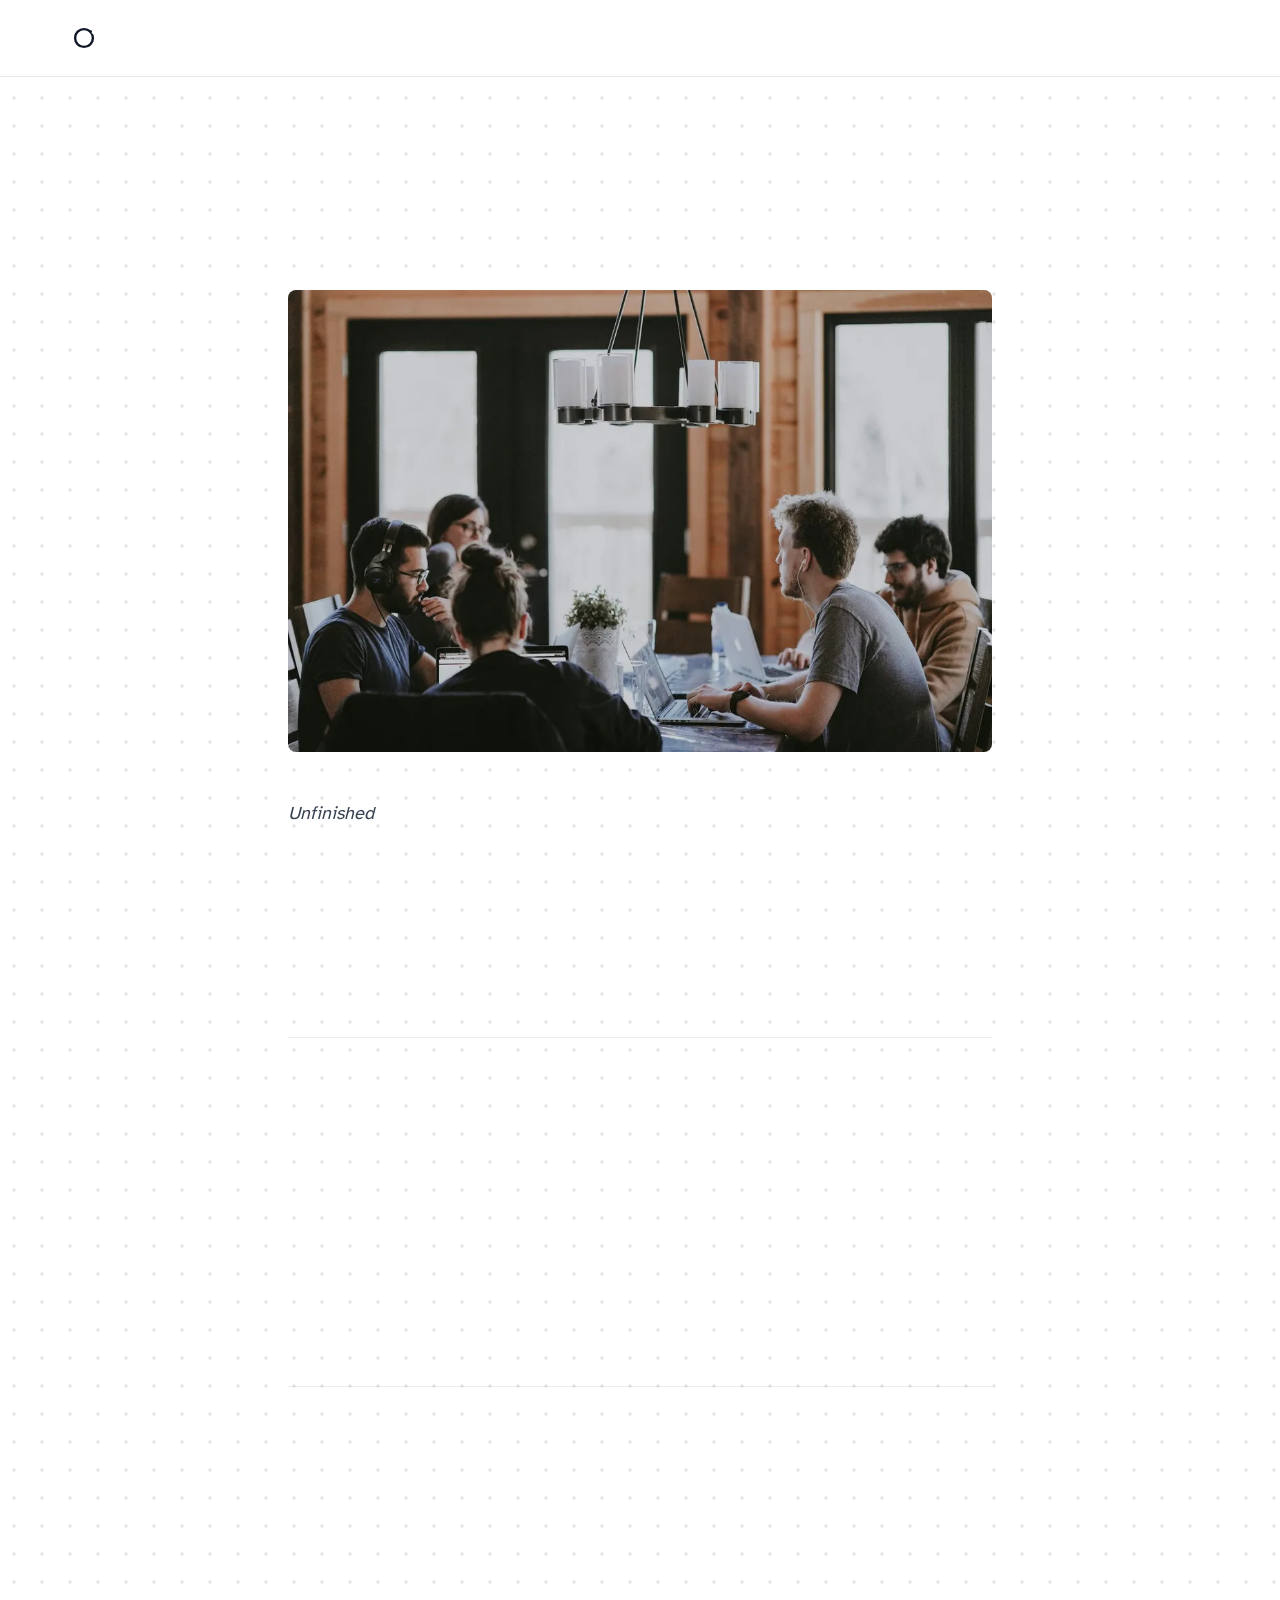
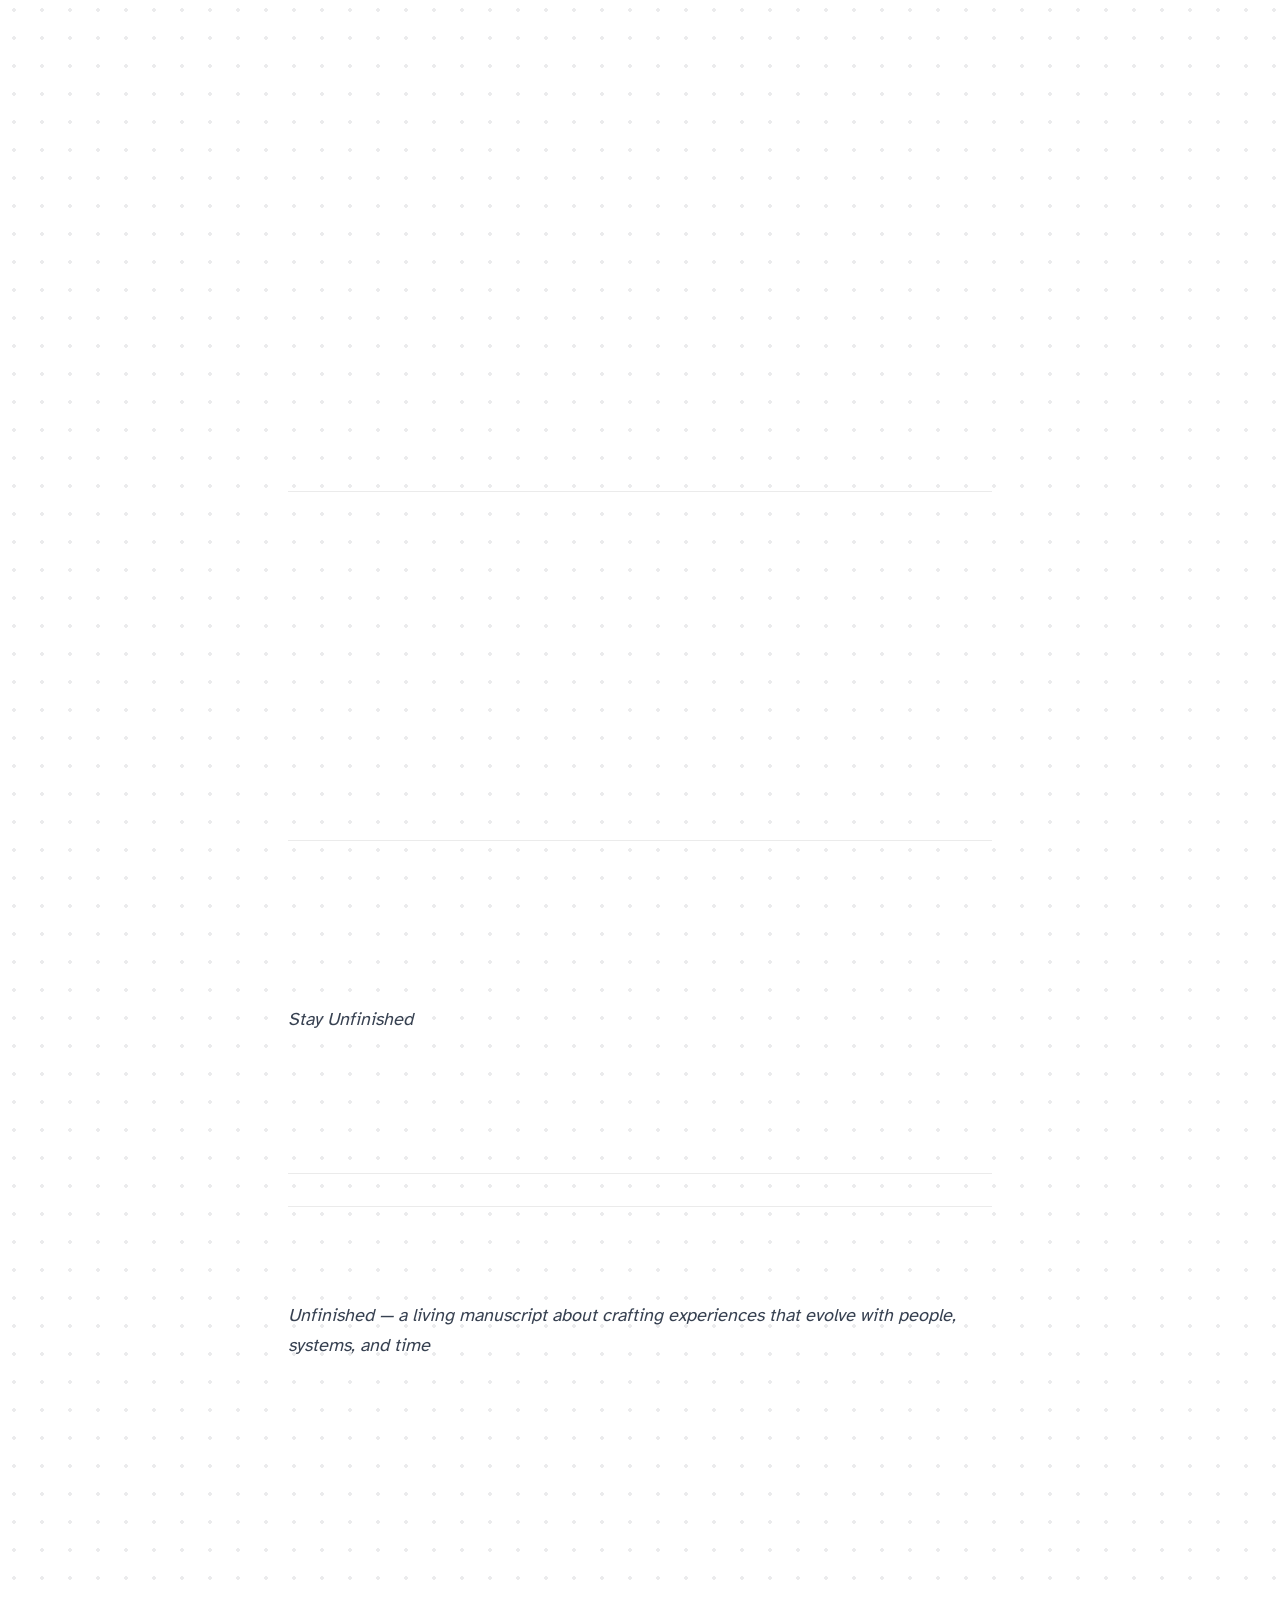
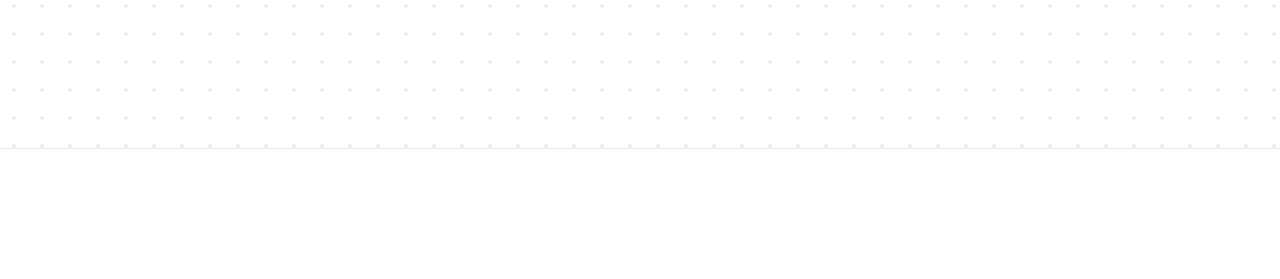
<file: blog/chapter-3-building-trust/index.html>
<!DOCTYPE html><html lang="en" data-astro-cid-bvzihdzo> <head><!-- Global Metadata --><meta charset="utf-8"><meta name="viewport" content="width=device-width,initial-scale=1"><link rel="icon" type="image/svg+xml" href="../../favicon.svg"><link rel="icon" type="image/png" sizes="32x32" href="../../favicon-32.png"><link rel="icon" type="image/png" sizes="192x192" href="../../favicon-192.png"><link rel="apple-touch-icon" sizes="180x180" href="../../apple-touch-icon.png"><link rel="sitemap" href="../../sitemap-index.xml"><link rel="alternate" type="application/rss+xml" title="Stay Unfinished" href="../../rss.xml"><!-- Font preloads --><link rel="preload" href="../../fonts/atkinson-regular.woff" as="font" type="font/woff" crossorigin><link rel="preload" href="../../fonts/atkinson-bold.woff" as="font" type="font/woff" crossorigin><!-- Canonical URL --><link rel="canonical" href="https://www.stayunfinished.com/blog/chapter-3-building-trust/"><meta name="robots" content="index,follow"><!-- Primary Meta Tags --><title>Chapter 3: Building Trust When the Ground Keeps Shifting — Stay Unfinished</title><meta name="title" content="Chapter 3: Building Trust When the Ground Keeps Shifting — Stay Unfinished"><meta name="description" content="Why your roadmap doesn't match your promises—and what design leaders can do about it."><!-- Additional SEO --><meta name="author" content="Haider Ali"><meta name="keywords" content="incremental change, continuous improvement, feedback loops, product strategy, team development, leadership frameworks, stay unfinished"><meta name="theme-color" content="#3B82F6"><meta property="og:site_name" content="Stay Unfinished"><meta property="og:locale" content="en_US"><!-- Open Graph / Facebook --><meta property="og:type" content="website"><meta property="og:url" content="https://www.stayunfinished.com/blog/chapter-3-building-trust/"><meta property="og:title" content="Chapter 3: Building Trust When the Ground Keeps Shifting — Stay Unfinished"><meta property="og:description" content="Why your roadmap doesn't match your promises—and what design leaders can do about it."><meta property="og:image" content="../../assets/blog-trust.BoQ6J1ha.jpg"><!-- Twitter --><meta property="twitter:card" content="summary_large_image"><meta property="twitter:url" content="https://www.stayunfinished.com/blog/chapter-3-building-trust/"><meta property="twitter:title" content="Chapter 3: Building Trust When the Ground Keeps Shifting — Stay Unfinished"><meta property="twitter:description" content="Why your roadmap doesn't match your promises—and what design leaders can do about it."><meta property="twitter:image" content="../../assets/blog-trust.BoQ6J1ha.jpg"><meta property="twitter:creator" content="@haiderali"><meta property="twitter:site" content="@stayunfinished"><!-- Structured Data --><script type="application/ld+json">{JSON.stringify(schemaData)}</script><meta property="article:author" content="Haider Ali"><meta property="article:section" content="UX Design"><meta property="article:tag" content="UX Design, User Experience, Product Design"><script type="application/ld+json">{JSON.stringify(articleSchema)}</script><link rel="stylesheet" href="../../styles/site.css">
<style>.article-content[data-astro-cid-bvzihdzo] h2{margin-top:3rem;padding-top:3rem;border-top:1px solid rgba(0,0,0,.08);margin-bottom:1.5rem;font-size:1.875rem;font-weight:700;line-height:1.3}.article-content[data-astro-cid-bvzihdzo] h2:first-child{margin-top:0;padding-top:0;border-top:none}.article-content[data-astro-cid-bvzihdzo] hr+h2{margin-top:2rem;padding-top:2rem}.article-content[data-astro-cid-bvzihdzo] hr{margin-top:2rem;margin-bottom:0;border:none;border-top:1px solid rgba(0,0,0,.08)}.article-content[data-astro-cid-bvzihdzo] h3{margin-top:2rem;margin-bottom:1rem;font-size:1.5rem;font-weight:600;line-height:1.4}.article-content[data-astro-cid-bvzihdzo] p{margin-top:1.5rem;margin-bottom:1.5rem}.article-content[data-astro-cid-bvzihdzo] ul,.article-content[data-astro-cid-bvzihdzo] ol{margin-top:1.5rem;margin-bottom:1.5rem;padding-left:1.5rem}.article-content[data-astro-cid-bvzihdzo] li{margin-top:.75rem;margin-bottom:.75rem}.article-content[data-astro-cid-bvzihdzo] strong{font-weight:600;color:#111827}.article-content[data-astro-cid-bvzihdzo] em{font-style:italic}.article-content[data-astro-cid-bvzihdzo] a{color:#400eeb;text-decoration:underline;text-decoration-color:#400eeb4d;text-underline-offset:2px;transition:text-decoration-color .2s}.article-content[data-astro-cid-bvzihdzo] a:hover{text-decoration-color:#400eeb}
</style></head> <body class="bg-white text-gray-900" data-astro-cid-bvzihdzo> <header class="site-header border-b border-gray-200 bg-white"> <nav class="mx-auto max-w-[1200px] px-6 sm:px-8"> <div class="flex items-center justify-between py-6"> <a href="../../index.html" class="flex items-center gap-2 text-lg font-bold uppercase tracking-wide text-gray-900"> <svg class="h-6 w-6" viewBox="0 0 140 140" aria-hidden="true" focusable="false"> <defs> <mask id="header-notched"> <rect x="0" y="0" width="140" height="140" fill="#fff"></rect> <path d="M110 38 L140 0 L140 60 Z" fill="#000"></path> </mask> </defs> <circle cx="70" cy="70" r="52" fill="none" stroke="currentColor" stroke-width="14" mask="url(#header-notched)"></circle> <rect x="102" y="26" width="14" height="14" rx="2" ry="2" fill="currentColor"></rect> </svg> Stay Unfinished </a> <details class="relative sm:hidden"> <summary class="flex cursor-pointer items-center gap-2 px-4 py-2 text-sm font-medium text-gray-600">
Menu
<svg class="h-4 w-4 text-gray-500" viewBox="0 0 20 20" fill="currentColor" aria-hidden="true"> <path fill-rule="evenodd" d="M5.23 7.21a.75.75 0 0 1 1.06.02L10 11.17l3.71-3.94a.75.75 0 1 1 1.08 1.04l-4.25 4.5a.75.75 0 0 1-1.08 0l-4.25-4.5a.75.75 0 0 1 .02-1.06Z" clip-rule="evenodd"></path> </svg> </summary> <div class="absolute right-0 mt-2 w-48 bg-white p-4 border border-gray-200"> <div class="flex flex-col gap-3"> <a href="../../index.html" class="block text-base text-gray-700 hover:text-gray-900 transition w-full text-left"> Home </a> <a href="../../blog/index.html" class="block text-base text-gray-700 hover:text-gray-900 transition w-full text-left font-semibold text-gray-900 underline underline-offset-4 decoration-2 decoration-[#400eeb]"> Writing </a> <a href="../../about/index.html" class="block text-base text-gray-700 hover:text-gray-900 transition w-full text-left"> About </a> <a href="../../contact/index.html" class="block text-base text-gray-700 hover:text-gray-900 transition w-full text-left"> Contact </a> </div> </div> </details> <div class="hidden items-center gap-8 sm:flex"> <a href="../../blog/index.html" class="block text-base text-gray-700 hover:text-gray-900 transition font-semibold text-gray-900 underline underline-offset-4 decoration-2 decoration-[#400eeb]"> Writing </a> <a href="../../about/index.html" class="block text-base text-gray-700 hover:text-gray-900 transition"> About </a> <a href="../../contact/index.html" class="block text-base text-gray-700 hover:text-gray-900 transition"> Contact </a> </div> </div> </nav> </header> <main class="min-h-[65vh]" data-astro-cid-bvzihdzo> <article class="mx-auto w-full max-w-3xl px-6 py-16 sm:px-8 sm:py-20" data-astro-cid-bvzihdzo> <header class="mb-12 pb-8" data-astro-cid-bvzihdzo> <h1 class="text-4xl font-bold text-gray-900 leading-tight" data-astro-cid-bvzihdzo>Chapter 3: Building Trust When the Ground Keeps Shifting</h1> </header> <img src="../../assets/blog-trust.BoQ6J1ha_Z1giYxV.webp" alt="Chapter 3: Building Trust When the Ground Keeps Shifting" data-astro-cid-bvzihdzo="true" loading="lazy" decoding="async" fetchpriority="auto" width="1020" height="510" class="w-full mb-12"> <div class="article-content text-lg text-gray-700 leading-relaxed" data-astro-cid-bvzihdzo>  <p>I’m 3,000 words into Chapter 3 of <em>Unfinished</em>, and I keep coming back to the same question: How do you build trust when nothing stays still?</p>
<p>It’s the question I hear in every workshop. Every debrief. Every one-on-one with a design leader who’s exhausted from trying to keep their team grounded while executives pivot strategy every quarter. They’re not asking for stability—they know that’s impossible. They’re asking for a way to move fast without breaking the promises that hold teams together.</p>
<p>This chapter is part memoir, part field guide. I’m weaving together stories from two teams I’ve worked with closely: a fintech group navigating regulatory whiplash, and a health-tech startup trying to balance patient safety with the pressure to ship fast. Both faced the same tension—leaders promising one thing while the reality underneath kept shifting.</p>
<p>Neither team intended to erode trust. But intent doesn’t matter when the gap between promise and behavior keeps widening.</p>
<h2 id="mapping-the-trust-gap">Mapping the Trust Gap</h2>
<p>The first section charts what I’m calling the “trust gap”—the distance between what you said would happen and what actually happened. I’ve been visualizing it as a simple axis: perceived promise on one side, actual behavior on the other.</p>
<p>Every time commitments drift without acknowledgment, the gap widens. Every time priorities flip without explanation, trust erodes a little more. The problem isn’t that things change. It’s that we pretend they haven’t.</p>
<p>At SAIL, working on systems that serve 200,000+ users across different contexts, I’ve learned that trust doesn’t break from big betrayals. It breaks from accumulated inconsistencies—the small moments where reality didn’t match expectation, and no one named it.</p>
<p>The chapter argues that design leaders have to name those fractures quickly. Not to assign blame, but to redesign the rituals that caused them. You can’t rebuild trust if you won’t acknowledge where it broke.</p>
<h2 id="experiments-worth-testing">Experiments Worth Testing</h2>
<p>I’m documenting three experiments that both teams have been testing—practical rituals you can adapt without needing executive buy-in or budget.</p>
<h3 id="expectation-retros">Expectation retros</h3>
<p>The fintech team borrowed this from product retrospectives but focused it entirely on expectations. After every major release decision, they hold a 20-minute retro dedicated solely to expectations that shifted. Not about what went wrong technically—about what people thought would happen versus what actually happened.</p>
<p>It sounds small. But it turned honesty into a habit. When you create space to name the gap, people stop pretending it doesn’t exist.</p>
<h3 id="narrated-pivots">Narrated pivots</h3>
<p>The health-tech team started recording short Loom videos whenever strategy changed. Not the usual “here’s what we’re building” update, but “here’s what changed and why the change protects the mission.” They explain the reasoning in their own words, show their face, make it human.</p>
<p>Readers of the manuscript will get templates to adapt. The format matters less than the principle: when you pivot, narrate the logic. Show that you know it disrupts expectations. Make the reasoning visible instead of forcing people to guess.</p>
<h3 id="trust-dashboards">Trust dashboards</h3>
<p>We’re prototyping a lightweight dashboard that blends qualitative quotes with a few leading indicators—support tickets clustered by theme, churn signals, employee pulse scores. Nothing fancy. Just enough to keep the conversation grounded in impact rather than intention.</p>
<p>Seeing those data points together keeps leaders honest about the impact of their pivots. It’s easy to say “we’re staying customer-focused” while the support queue fills with frustrated users. The dashboard makes those contradictions harder to ignore.</p>
<h2 id="what-i-still-need-from-you">What I Still Need From You</h2>
<p>This chapter is close. But it’s missing something important: voices from outside tech.</p>
<p>The patterns I’m seeing—promise vs. behavior, acknowledged pivots, trust as a measurable gap—they show up everywhere. Public sector teams navigating political shifts. Educators managing parent expectations during curriculum changes. Community organizers keeping volunteers engaged when funding priorities change.</p>
<p>If you’ve navigated trust during rapid change in a context that doesn’t look like mine, I want to hear from you. What rituals helped? What made things worse? Where did the gaps show up that I’m not seeing?</p>
<p>Reply here or reach me directly at <a href="mailto:haider@stayunfinished.com">haider@stayunfinished.com</a>. The manuscript grows stronger every time new perspectives challenge what I think I know.</p>
<h2 id="shipping-before-were-certain">Shipping Before We’re Certain</h2>
<p>Chapter 3 will land in early access later this month. As always, you’ll get margin notes, facilitation guides, and space to annotate what resonates—or what doesn’t. Some sections will be rough. Some arguments incomplete. That’s the deal.</p>
<p><em>Stay Unfinished</em> means shipping before we’re certain, refining together, building a living manuscript that evolves as we learn.</p>
<p>Because the alternative—waiting until I have all the answers—means the insights arrive too late to help anyone.</p>
<p>And trust, like everything worth building, gets stronger when we work on it together.</p>
<hr>
<h2 id="about-this-project">About This Project</h2>
<p><em>Unfinished — a living manuscript about crafting experiences that evolve with people, systems, and time</em> explores why inherited frameworks persist long after they stop serving us—and how teams can build systems that stay honest when everything moves.</p>
<p>I’m Haider Ali, a Digital Experience Design Architect at the Saudi Accelerated Innovation Lab (SAIL) at Aramco. I work on AI-powered systems that augment human capability, enterprise experiences at scale, and the messy reality of building trust when both technology and expectations won’t stay still.</p>
<p><strong>For more on trust design, research that drives action, and questioning inherited thinking:</strong></p>
<ul>
<li>Subscribe to <a href="https://medium.com/@haiderali">User First Insight</a></li>
<li>Connect on <a href="https://linkedin.com/in/haiderali">LinkedIn</a></li>
<li>Follow on <a href="https://medium.com/@haiderali">Medium</a></li>
<li>Visit <a href="https://haiderali.co">haiderali.co</a></li>
</ul>  </div> </article> </main> <footer class="bg-white border-t border-gray-200 py-12 text-center text-sm text-gray-500"> <div class="mx-auto max-w-4xl px-6 sm:px-8"> <p>&copy; 2025 Stay Unfinished. All rights reserved.</p> </div> </footer>  </body> </html>
</file>
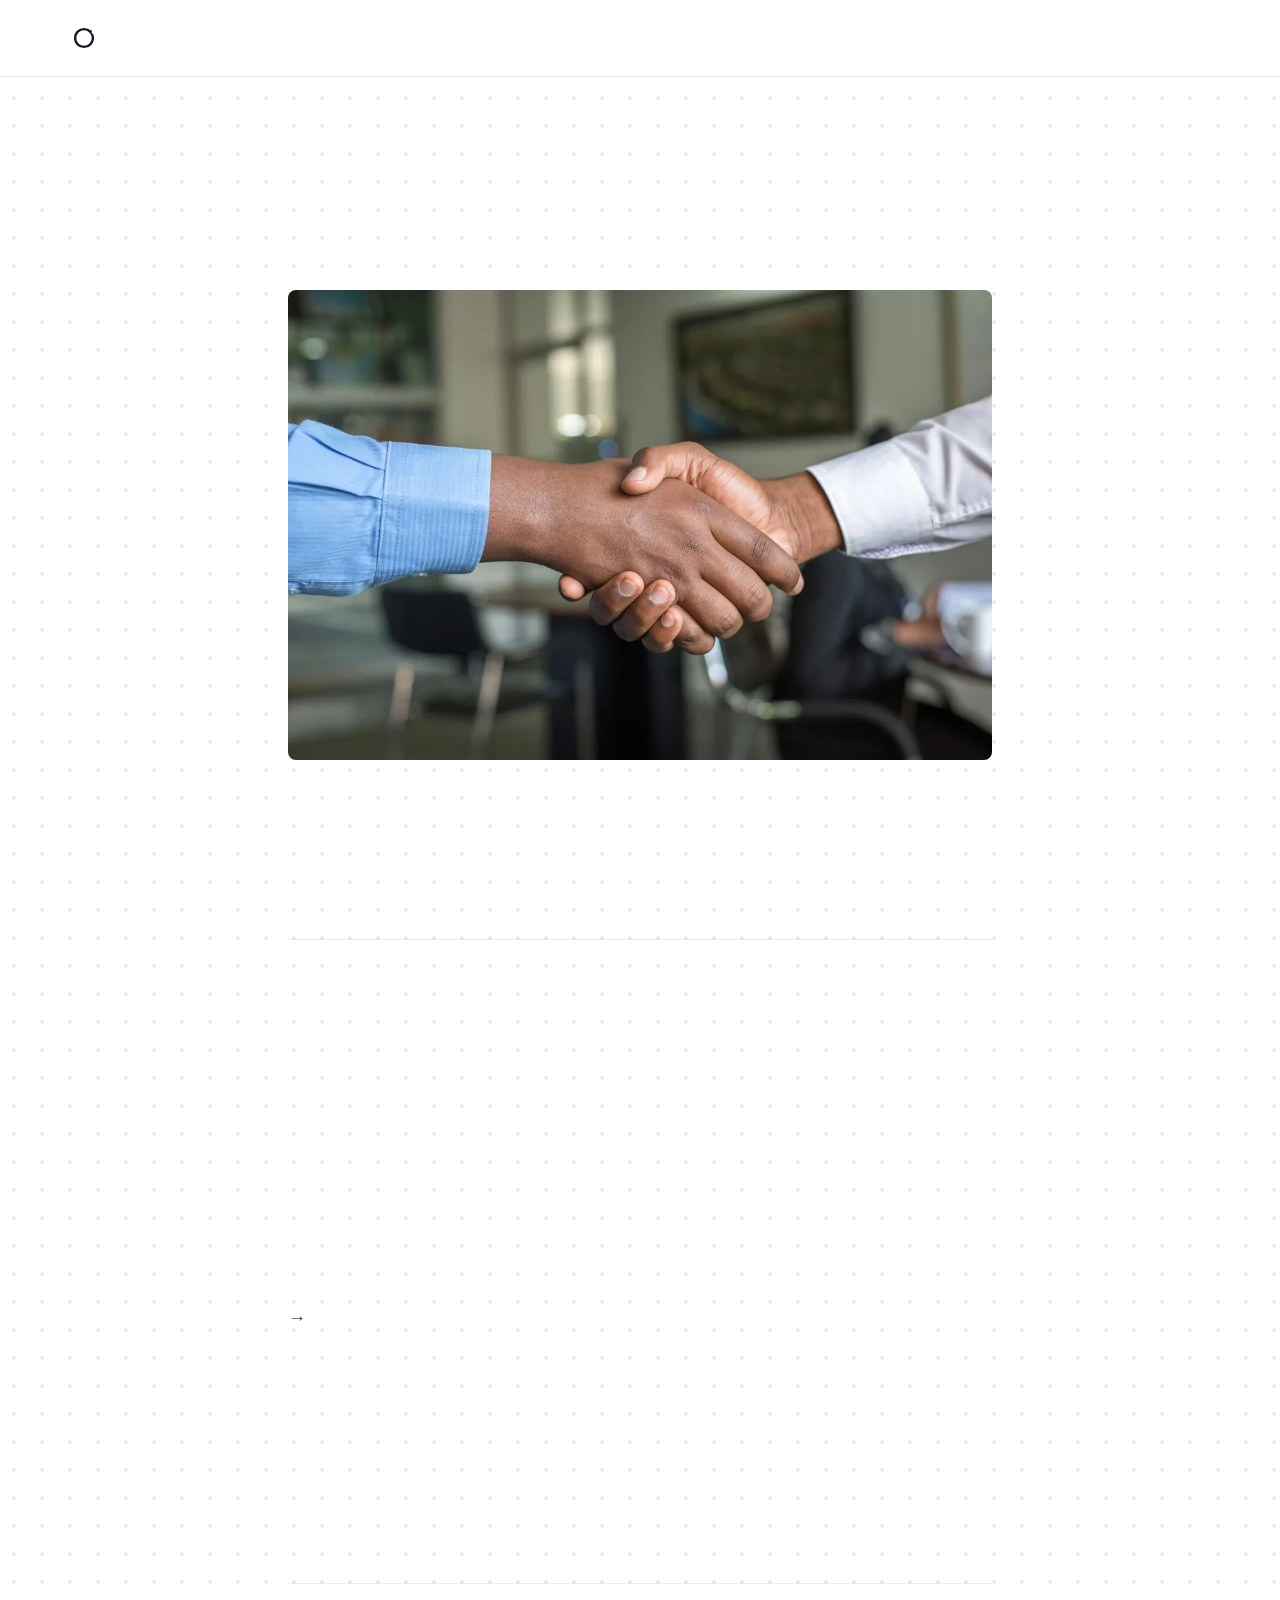
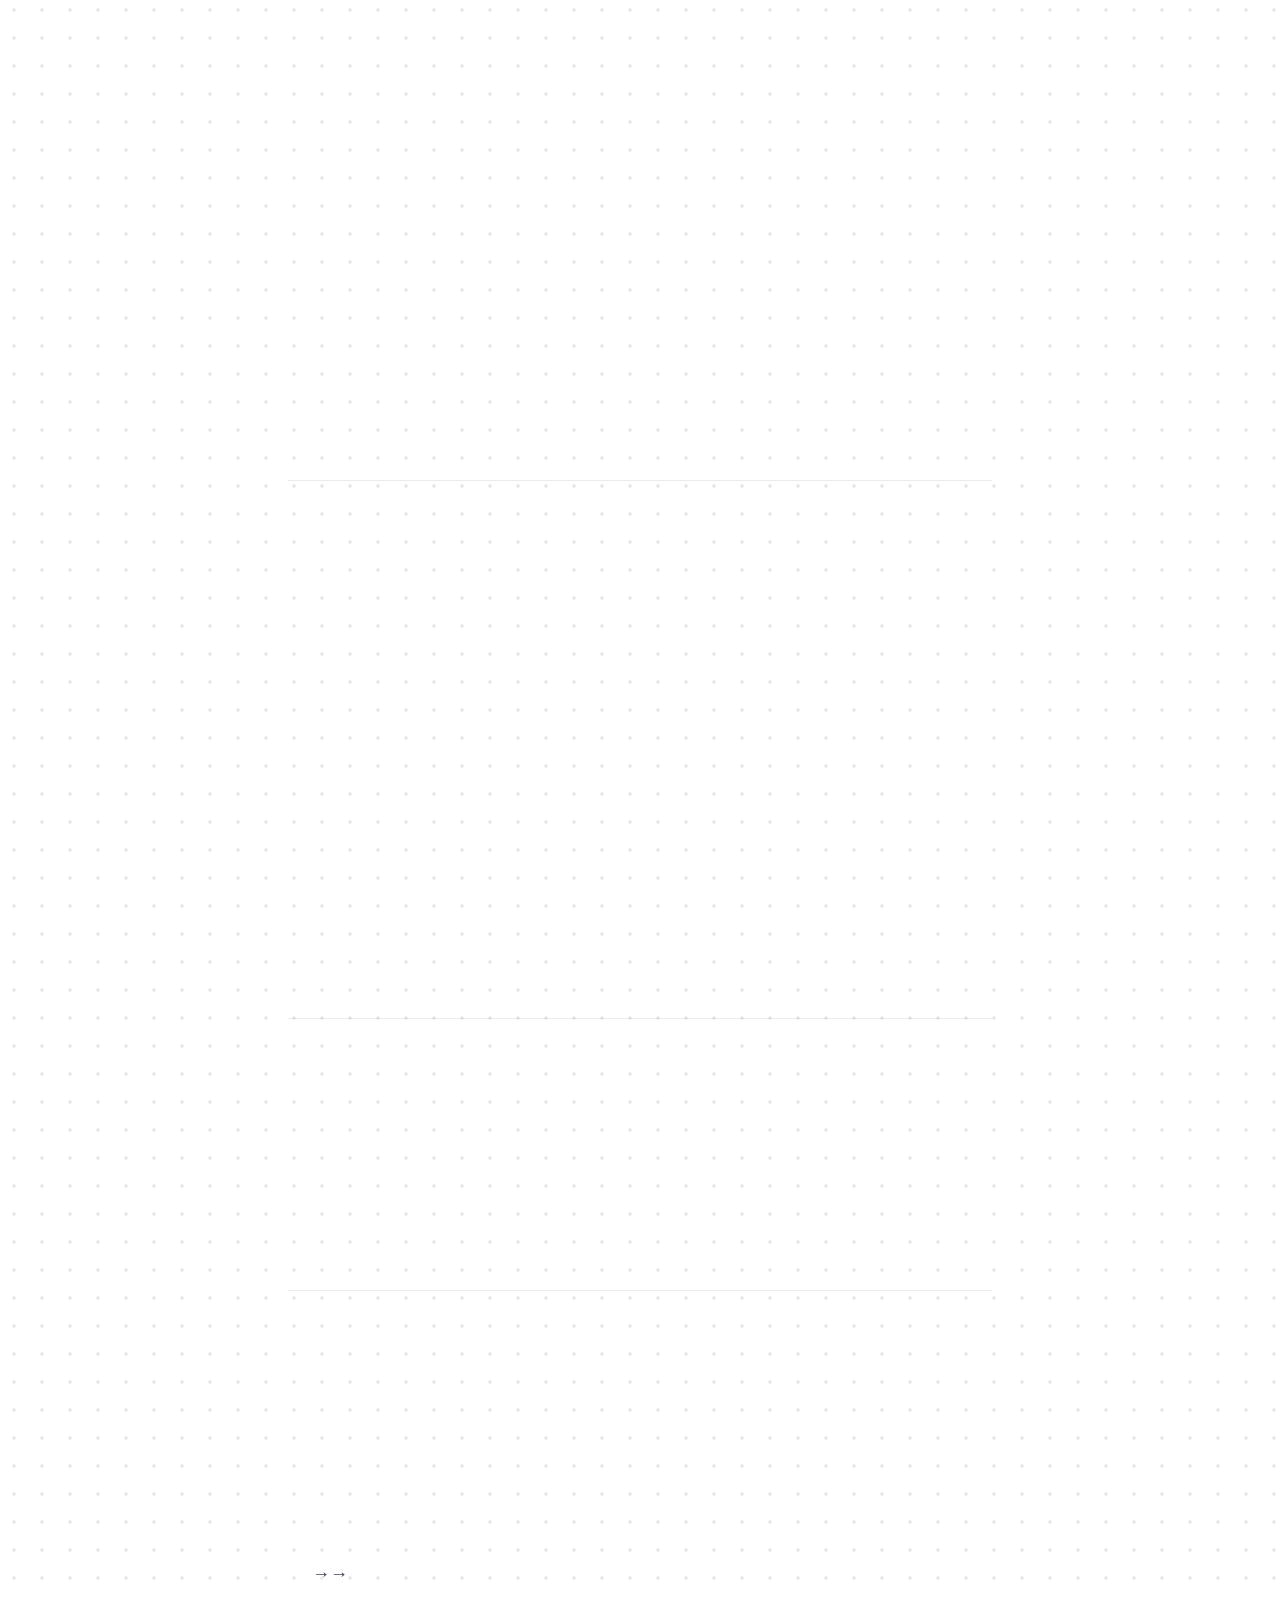
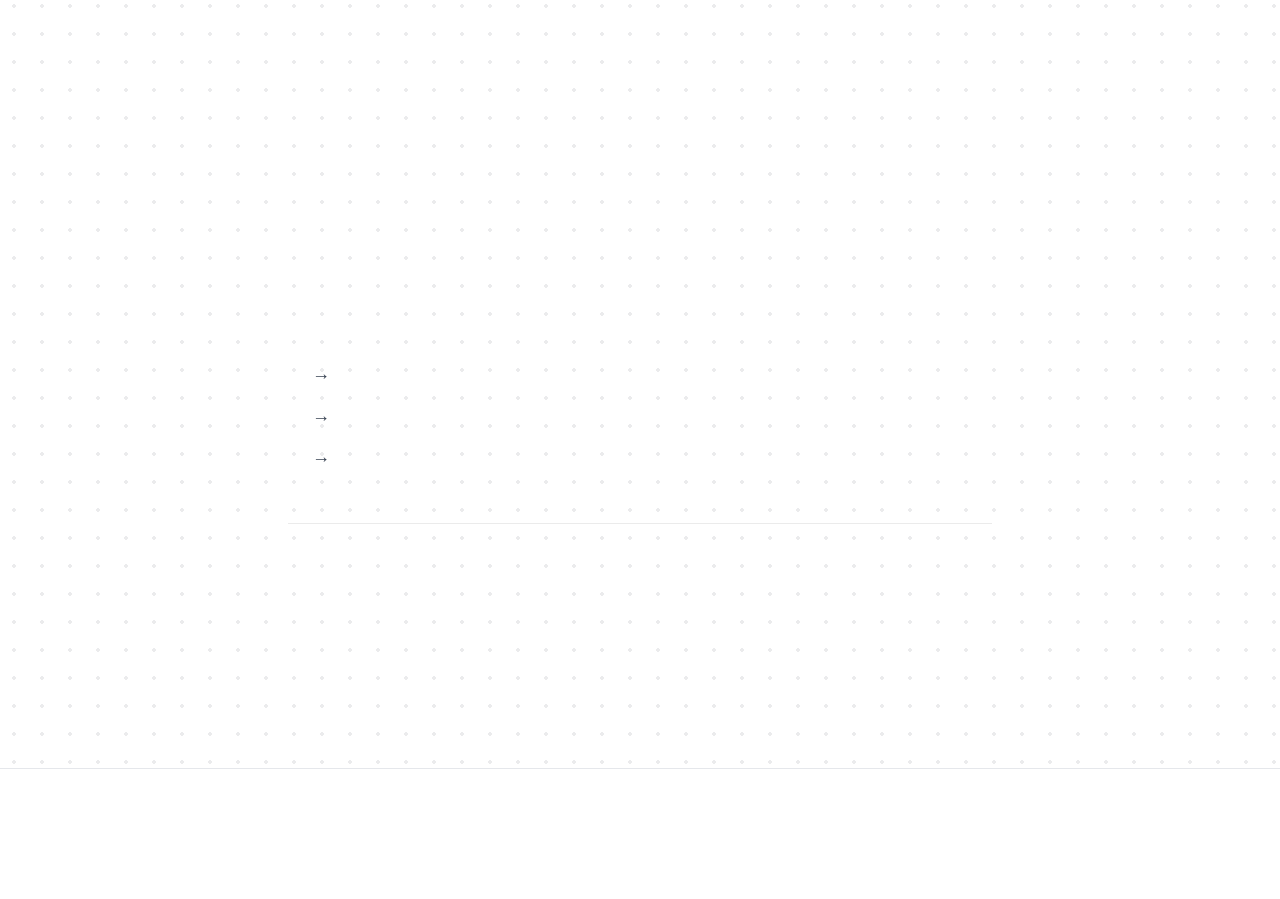
<file: blog/learning-rituals-build-better-products/index.html>
<!DOCTYPE html><html lang="en" data-astro-cid-bvzihdzo> <head><!-- Global Metadata --><meta charset="utf-8"><meta name="viewport" content="width=device-width,initial-scale=1"><link rel="icon" type="image/svg+xml" href="../../favicon.svg"><link rel="icon" type="image/png" sizes="32x32" href="../../favicon-32.png"><link rel="icon" type="image/png" sizes="192x192" href="../../favicon-192.png"><link rel="apple-touch-icon" sizes="180x180" href="../../apple-touch-icon.png"><link rel="sitemap" href="../../sitemap-index.xml"><link rel="alternate" type="application/rss+xml" title="Stay Unfinished" href="../../rss.xml"><!-- Font preloads --><link rel="preload" href="../../fonts/atkinson-regular.woff" as="font" type="font/woff" crossorigin><link rel="preload" href="../../fonts/atkinson-bold.woff" as="font" type="font/woff" crossorigin><!-- Canonical URL --><link rel="canonical" href="https://www.stayunfinished.com/blog/learning-rituals-build-better-products/"><meta name="robots" content="index,follow"><!-- Primary Meta Tags --><title>Learning Rituals That Help Teams Build Better Products — Stay Unfinished</title><meta name="title" content="Learning Rituals That Help Teams Build Better Products — Stay Unfinished"><meta name="description" content="Three lightweight, enterprise-ready rituals that turn weekly signals into decisions—without slowing delivery."><!-- Additional SEO --><meta name="author" content="Haider Ali"><meta name="keywords" content="incremental change, continuous improvement, feedback loops, product strategy, team development, leadership frameworks, stay unfinished"><meta name="theme-color" content="#3B82F6"><meta property="og:site_name" content="Stay Unfinished"><meta property="og:locale" content="en_US"><!-- Open Graph / Facebook --><meta property="og:type" content="website"><meta property="og:url" content="https://www.stayunfinished.com/blog/learning-rituals-build-better-products/"><meta property="og:title" content="Learning Rituals That Help Teams Build Better Products — Stay Unfinished"><meta property="og:description" content="Three lightweight, enterprise-ready rituals that turn weekly signals into decisions—without slowing delivery."><meta property="og:image" content="../../assets/blog-team-rituals.DAf5A5ym.jpg"><!-- Twitter --><meta property="twitter:card" content="summary_large_image"><meta property="twitter:url" content="https://www.stayunfinished.com/blog/learning-rituals-build-better-products/"><meta property="twitter:title" content="Learning Rituals That Help Teams Build Better Products — Stay Unfinished"><meta property="twitter:description" content="Three lightweight, enterprise-ready rituals that turn weekly signals into decisions—without slowing delivery."><meta property="twitter:image" content="../../assets/blog-team-rituals.DAf5A5ym.jpg"><meta property="twitter:creator" content="@haiderali"><meta property="twitter:site" content="@stayunfinished"><!-- Structured Data --><script type="application/ld+json">{JSON.stringify(schemaData)}</script><meta property="article:modified_time" content="2025-10-23T00:00:00.000Z"><meta property="article:author" content="Haider Ali"><meta property="article:section" content="UX Design"><meta property="article:tag" content="UX Design, User Experience, Product Design"><script type="application/ld+json">{JSON.stringify(articleSchema)}</script><link rel="stylesheet" href="../../styles/site.css">
<style>.article-content[data-astro-cid-bvzihdzo] h2{margin-top:3rem;padding-top:3rem;border-top:1px solid rgba(0,0,0,.08);margin-bottom:1.5rem;font-size:1.875rem;font-weight:700;line-height:1.3}.article-content[data-astro-cid-bvzihdzo] h2:first-child{margin-top:0;padding-top:0;border-top:none}.article-content[data-astro-cid-bvzihdzo] hr+h2{margin-top:2rem;padding-top:2rem}.article-content[data-astro-cid-bvzihdzo] hr{margin-top:2rem;margin-bottom:0;border:none;border-top:1px solid rgba(0,0,0,.08)}.article-content[data-astro-cid-bvzihdzo] h3{margin-top:2rem;margin-bottom:1rem;font-size:1.5rem;font-weight:600;line-height:1.4}.article-content[data-astro-cid-bvzihdzo] p{margin-top:1.5rem;margin-bottom:1.5rem}.article-content[data-astro-cid-bvzihdzo] ul,.article-content[data-astro-cid-bvzihdzo] ol{margin-top:1.5rem;margin-bottom:1.5rem;padding-left:1.5rem}.article-content[data-astro-cid-bvzihdzo] li{margin-top:.75rem;margin-bottom:.75rem}.article-content[data-astro-cid-bvzihdzo] strong{font-weight:600;color:#111827}.article-content[data-astro-cid-bvzihdzo] em{font-style:italic}.article-content[data-astro-cid-bvzihdzo] a{color:#400eeb;text-decoration:underline;text-decoration-color:#400eeb4d;text-underline-offset:2px;transition:text-decoration-color .2s}.article-content[data-astro-cid-bvzihdzo] a:hover{text-decoration-color:#400eeb}
</style></head> <body class="bg-white text-gray-900" data-astro-cid-bvzihdzo> <header class="site-header border-b border-gray-200 bg-white"> <nav class="mx-auto max-w-[1200px] px-6 sm:px-8"> <div class="flex items-center justify-between py-6"> <a href="../../index.html" class="flex items-center gap-2 text-lg font-bold uppercase tracking-wide text-gray-900"> <svg class="h-6 w-6" viewBox="0 0 140 140" aria-hidden="true" focusable="false"> <defs> <mask id="header-notched"> <rect x="0" y="0" width="140" height="140" fill="#fff"></rect> <path d="M110 38 L140 0 L140 60 Z" fill="#000"></path> </mask> </defs> <circle cx="70" cy="70" r="52" fill="none" stroke="currentColor" stroke-width="14" mask="url(#header-notched)"></circle> <rect x="102" y="26" width="14" height="14" rx="2" ry="2" fill="currentColor"></rect> </svg> Stay Unfinished </a> <details class="relative sm:hidden"> <summary class="flex cursor-pointer items-center gap-2 px-4 py-2 text-sm font-medium text-gray-600">
Menu
<svg class="h-4 w-4 text-gray-500" viewBox="0 0 20 20" fill="currentColor" aria-hidden="true"> <path fill-rule="evenodd" d="M5.23 7.21a.75.75 0 0 1 1.06.02L10 11.17l3.71-3.94a.75.75 0 1 1 1.08 1.04l-4.25 4.5a.75.75 0 0 1-1.08 0l-4.25-4.5a.75.75 0 0 1 .02-1.06Z" clip-rule="evenodd"></path> </svg> </summary> <div class="absolute right-0 mt-2 w-48 bg-white p-4 border border-gray-200"> <div class="flex flex-col gap-3"> <a href="../../index.html" class="block text-base text-gray-700 hover:text-gray-900 transition w-full text-left"> Home </a> <a href="../../blog/index.html" class="block text-base text-gray-700 hover:text-gray-900 transition w-full text-left font-semibold text-gray-900 underline underline-offset-4 decoration-2 decoration-[#400eeb]"> Writing </a> <a href="../../about/index.html" class="block text-base text-gray-700 hover:text-gray-900 transition w-full text-left"> About </a> <a href="../../contact/index.html" class="block text-base text-gray-700 hover:text-gray-900 transition w-full text-left"> Contact </a> </div> </div> </details> <div class="hidden items-center gap-8 sm:flex"> <a href="../../blog/index.html" class="block text-base text-gray-700 hover:text-gray-900 transition font-semibold text-gray-900 underline underline-offset-4 decoration-2 decoration-[#400eeb]"> Writing </a> <a href="../../about/index.html" class="block text-base text-gray-700 hover:text-gray-900 transition"> About </a> <a href="../../contact/index.html" class="block text-base text-gray-700 hover:text-gray-900 transition"> Contact </a> </div> </div> </nav> </header> <main class="min-h-[65vh]" data-astro-cid-bvzihdzo> <article class="mx-auto w-full max-w-3xl px-6 py-16 sm:px-8 sm:py-20" data-astro-cid-bvzihdzo> <header class="mb-12 pb-8" data-astro-cid-bvzihdzo> <h1 class="text-4xl font-bold text-gray-900 leading-tight" data-astro-cid-bvzihdzo>Learning Rituals That Help Teams Build Better Products</h1> </header> <img src="../../assets/blog-team-rituals.DAf5A5ym_Z1uyezg.webp" alt="Learning Rituals That Help Teams Build Better Products" data-astro-cid-bvzihdzo="true" loading="lazy" decoding="async" fetchpriority="auto" width="1020" height="510" class="w-full mb-12"> <div class="article-content text-lg text-gray-700 leading-relaxed" data-astro-cid-bvzihdzo>  <p>High-performing product teams don’t stumble into alignment—they manufacture it. In enterprise environments, the distance between customer insights and decisions can be measured in org layers. The solution isn’t more documentation. It’s a few small, tight rituals that keep evidence close to the work.</p>
<p>Below are three weekly practices that keep teams connected to what users actually need. Each is time-boxed, auditable, and easy to adopt at scale.</p>
<h2 id="1-monday-signal-scan-25-minutes">1) Monday Signal Scan (25 minutes)</h2>
<p>Purpose</p>
<ul>
<li>Collapse last week’s interviews, analytics, support transcripts, and field notes into 1–2 prioritized hypotheses.</li>
</ul>
<p>Prompts (everyone answers)</p>
<ul>
<li>What signal surprised you?</li>
<li>What promise did we make to customers that now feels at risk?</li>
</ul>
<p>Inputs → Outputs</p>
<ul>
<li>Inputs: 3–5 artifacts max (clips, charts, notes). No decks.</li>
<li>Output: A short entry in your team’s learning log tagged to the user journey and the impacted metric.</li>
</ul>
<p>Accountability</p>
<ul>
<li>The group ends by nominating owners for the week’s tests and noting expected impact (qual/quant).</li>
</ul>
<h2 id="2-draft-lab-wednesday-45-minutes">2) Draft Lab Wednesday (45 minutes)</h2>
<p>Purpose</p>
<ul>
<li>Turn hypotheses into something a user could react to: scripts, UI drafts, journey scenarios, or narrative walkthroughs.</li>
</ul>
<p>Working method</p>
<ul>
<li>Co-create live. Team members sketch ideas. Someone shapes the narrative. Everyone challenges assumptions. Someone frames trade-offs.</li>
<li>End with a “usability forecast”: expected user feeling, where friction is likely, and which metrics to watch post-release.</li>
</ul>
<p>Artifacts</p>
<ul>
<li>A link to the draft, a 3-bullet synthesis, and the decision we’re enabling (ship, test, or park).</li>
</ul>
<h2 id="3-friday-field-report-async-10-minutes-per-contributor">3) Friday Field Report (async, 10 minutes per contributor)</h2>
<p>Purpose</p>
<ul>
<li>Keep leadership and adjacent teams informed without meetings; build a searchable spine of learning over time.</li>
</ul>
<p>Template (3 bullets per person)</p>
<ul>
<li>One experiment shipped and the metric it targeted.</li>
<li>One quote or clip that changed our understanding.</li>
<li>One risk we’re watching next week.</li>
</ul>
<p>Distribution</p>
<ul>
<li>Post in the shared channel and archive in your team’s learning log. Make it easy to scan on mobile.</li>
</ul>
<h2 id="why-these-rituals-work-in-the-enterprise">Why these rituals work in the enterprise</h2>
<ul>
<li>They are light and durable. None exceeds 45 minutes. They survive delivery pressure.</li>
<li>They create a single spine of truth. Entries roll up into a living manuscript that new teammates can actually use.</li>
<li>They reward behavior, not opinion. We privilege what users did and what shipped outcomes changed.</li>
</ul>
<h2 id="implementation-guide">Implementation guide</h2>
<p>Week 1</p>
<ul>
<li>Start only with the Monday scan. Keep it under 30 minutes. Capture outputs in a single shared doc.</li>
</ul>
<p>Weeks 2–4</p>
<ul>
<li>Add Draft Lab. Keep artifacts small. Measure cycle time from hypothesis → draft → test.</li>
</ul>
<p>Quarter 2</p>
<ul>
<li>Formalize the Field Report. Standardize tags (problem area, journey stage, metric). Rotate ownership.</li>
</ul>
<p>Guardrails</p>
<ul>
<li>Anonymize sensitive examples; avoid vendor names and project codenames.</li>
<li>Sanitize evidence. Share clips and charts with redactions when needed.</li>
<li>Tie every ritual to a metric your team already owns.</li>
</ul>
<p>Common failure modes (and fixes)</p>
<ul>
<li>Ritual drift into status updates → Fix with strict prompts and visible timers.</li>
<li>Deck creep → Ban slides; cap artifacts to five items per week.</li>
<li>No downstream decisions → Assign an owner and expected outcome at the end of each session.</li>
</ul>
<h2 id="close-a-cadence-that-compounds">Close: a cadence that compounds</h2>
<p>These rituals won’t make the work easy. They make it observable. They produce a trail of decisions and risks that leadership can trust—and that new teammates can inherit. Start small, keep it tight, and let the compounding effect do the rest.</p>  </div> </article> </main> <footer class="bg-white border-t border-gray-200 py-12 text-center text-sm text-gray-500"> <div class="mx-auto max-w-4xl px-6 sm:px-8"> <p>&copy; 2025 Stay Unfinished. All rights reserved.</p> </div> </footer>  </body> </html>
</file>
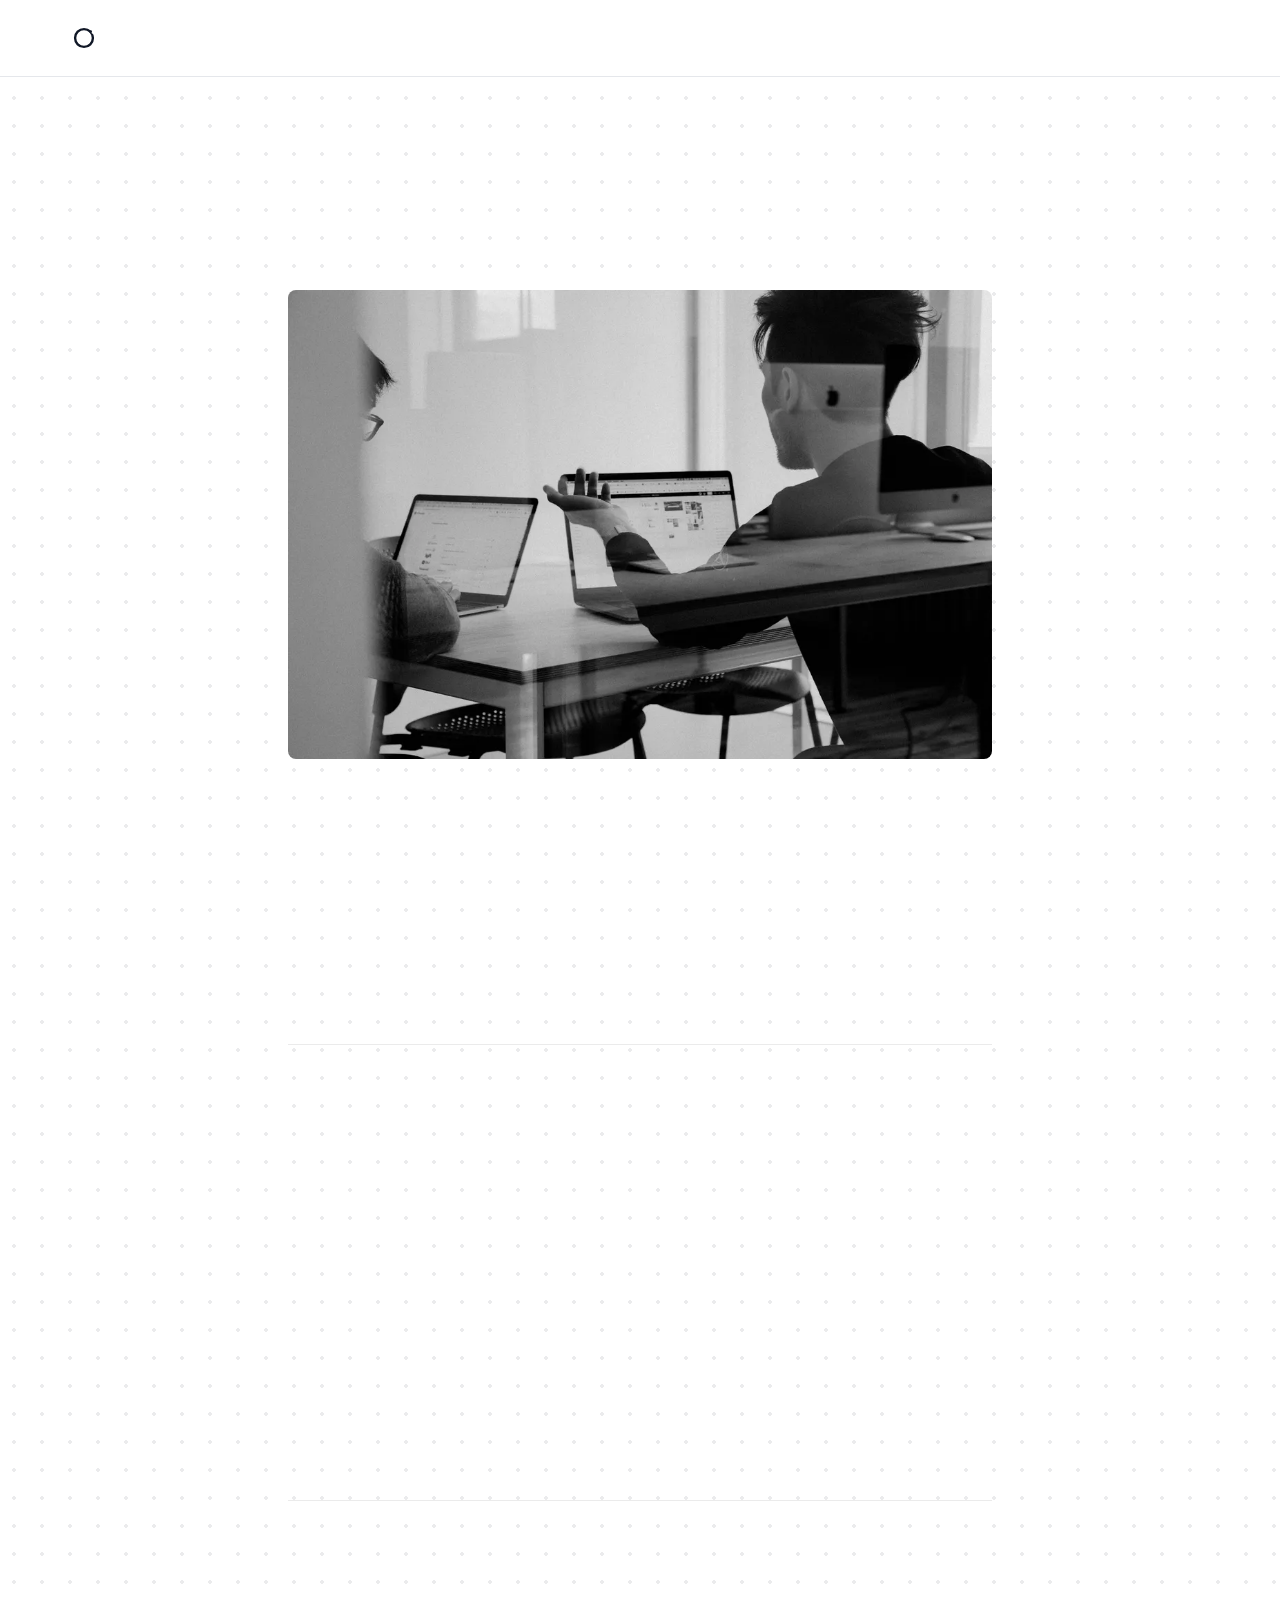
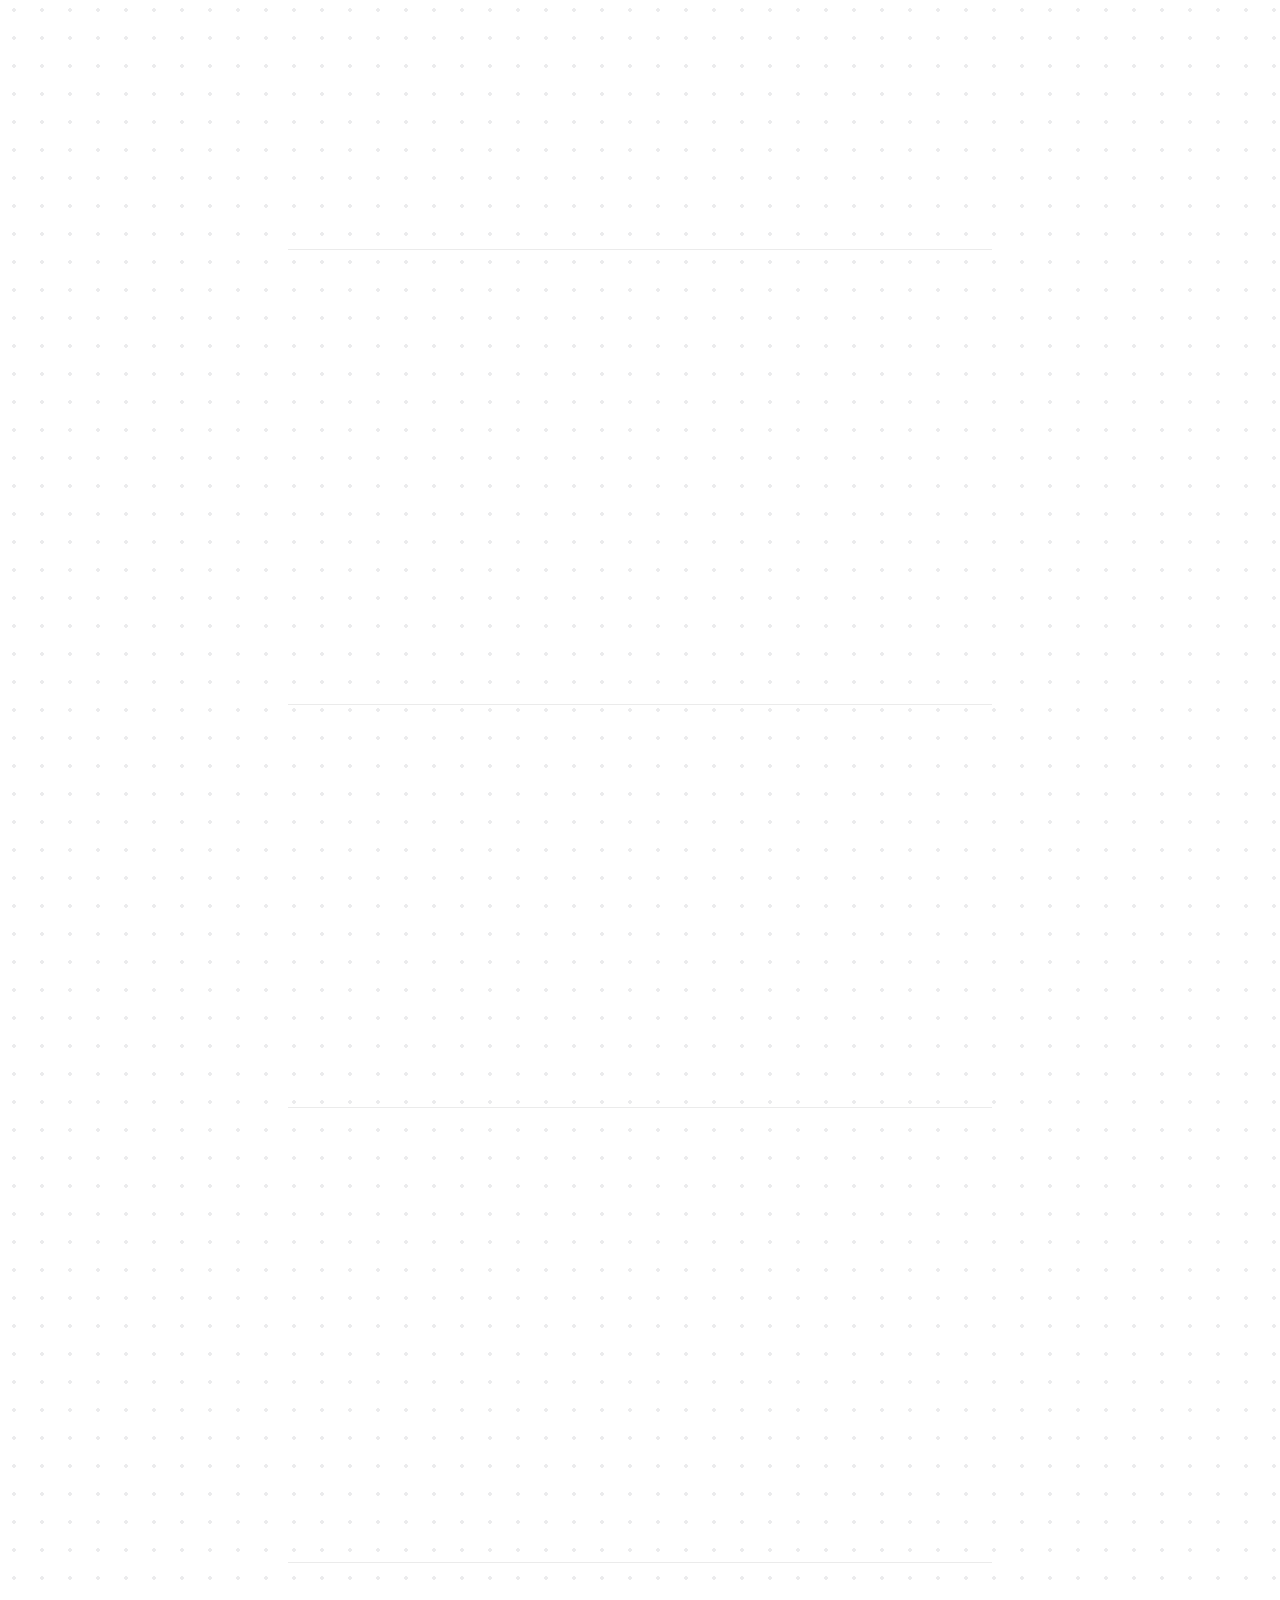
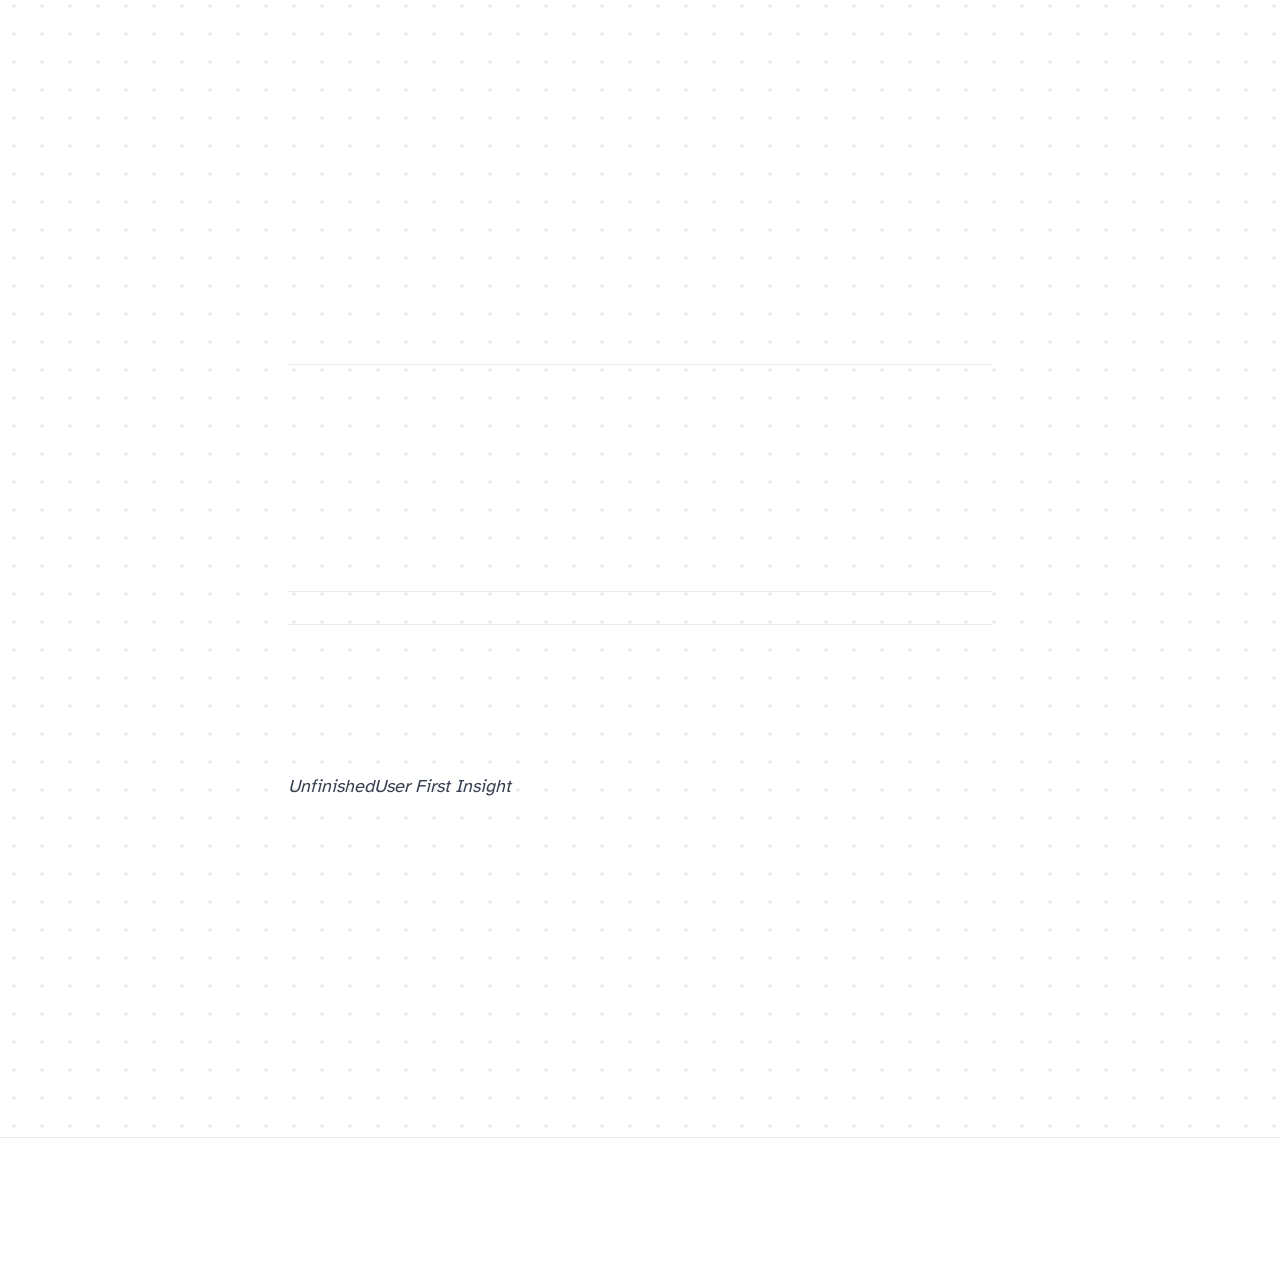
<file: blog/the-five-day-sprint/index.html>
<!DOCTYPE html><html lang="en" data-astro-cid-bvzihdzo> <head><!-- Global Metadata --><meta charset="utf-8"><meta name="viewport" content="width=device-width,initial-scale=1"><link rel="icon" type="image/svg+xml" href="../../favicon.svg"><link rel="icon" type="image/png" sizes="32x32" href="../../favicon-32.png"><link rel="icon" type="image/png" sizes="192x192" href="../../favicon-192.png"><link rel="apple-touch-icon" sizes="180x180" href="../../apple-touch-icon.png"><link rel="sitemap" href="../../sitemap-index.xml"><link rel="alternate" type="application/rss+xml" title="Stay Unfinished" href="../../rss.xml"><!-- Font preloads --><link rel="preload" href="../../fonts/atkinson-regular.woff" as="font" type="font/woff" crossorigin><link rel="preload" href="../../fonts/atkinson-bold.woff" as="font" type="font/woff" crossorigin><!-- Canonical URL --><link rel="canonical" href="https://www.stayunfinished.com/blog/the-five-day-sprint/"><meta name="robots" content="index,follow"><!-- Primary Meta Tags --><title>The Five-Day Sprint That Keeps Research From Dying in a Folder — Stay Unfinished</title><meta name="title" content="The Five-Day Sprint That Keeps Research From Dying in a Folder — Stay Unfinished"><meta name="description" content="Why your customer interviews become invisible—and how to transform fresh insights into stakeholder decisions in five days."><!-- Additional SEO --><meta name="author" content="Haider Ali"><meta name="keywords" content="incremental change, continuous improvement, feedback loops, product strategy, team development, leadership frameworks, stay unfinished"><meta name="theme-color" content="#3B82F6"><meta property="og:site_name" content="Stay Unfinished"><meta property="og:locale" content="en_US"><!-- Open Graph / Facebook --><meta property="og:type" content="website"><meta property="og:url" content="https://www.stayunfinished.com/blog/the-five-day-sprint/"><meta property="og:title" content="The Five-Day Sprint That Keeps Research From Dying in a Folder — Stay Unfinished"><meta property="og:description" content="Why your customer interviews become invisible—and how to transform fresh insights into stakeholder decisions in five days."><meta property="og:image" content="../../assets/blog-workshop.B3LY4ZZl.jpg"><!-- Twitter --><meta property="twitter:card" content="summary_large_image"><meta property="twitter:url" content="https://www.stayunfinished.com/blog/the-five-day-sprint/"><meta property="twitter:title" content="The Five-Day Sprint That Keeps Research From Dying in a Folder — Stay Unfinished"><meta property="twitter:description" content="Why your customer interviews become invisible—and how to transform fresh insights into stakeholder decisions in five days."><meta property="twitter:image" content="../../assets/blog-workshop.B3LY4ZZl.jpg"><meta property="twitter:creator" content="@haiderali"><meta property="twitter:site" content="@stayunfinished"><!-- Structured Data --><script type="application/ld+json">{JSON.stringify(schemaData)}</script><meta property="article:author" content="Haider Ali"><meta property="article:section" content="UX Design"><meta property="article:tag" content="UX Design, User Experience, Product Design"><script type="application/ld+json">{JSON.stringify(articleSchema)}</script><link rel="stylesheet" href="../../styles/site.css">
<style>.article-content[data-astro-cid-bvzihdzo] h2{margin-top:3rem;padding-top:3rem;border-top:1px solid rgba(0,0,0,.08);margin-bottom:1.5rem;font-size:1.875rem;font-weight:700;line-height:1.3}.article-content[data-astro-cid-bvzihdzo] h2:first-child{margin-top:0;padding-top:0;border-top:none}.article-content[data-astro-cid-bvzihdzo] hr+h2{margin-top:2rem;padding-top:2rem}.article-content[data-astro-cid-bvzihdzo] hr{margin-top:2rem;margin-bottom:0;border:none;border-top:1px solid rgba(0,0,0,.08)}.article-content[data-astro-cid-bvzihdzo] h3{margin-top:2rem;margin-bottom:1rem;font-size:1.5rem;font-weight:600;line-height:1.4}.article-content[data-astro-cid-bvzihdzo] p{margin-top:1.5rem;margin-bottom:1.5rem}.article-content[data-astro-cid-bvzihdzo] ul,.article-content[data-astro-cid-bvzihdzo] ol{margin-top:1.5rem;margin-bottom:1.5rem;padding-left:1.5rem}.article-content[data-astro-cid-bvzihdzo] li{margin-top:.75rem;margin-bottom:.75rem}.article-content[data-astro-cid-bvzihdzo] strong{font-weight:600;color:#111827}.article-content[data-astro-cid-bvzihdzo] em{font-style:italic}.article-content[data-astro-cid-bvzihdzo] a{color:#400eeb;text-decoration:underline;text-decoration-color:#400eeb4d;text-underline-offset:2px;transition:text-decoration-color .2s}.article-content[data-astro-cid-bvzihdzo] a:hover{text-decoration-color:#400eeb}
</style></head> <body class="bg-white text-gray-900" data-astro-cid-bvzihdzo> <header class="site-header border-b border-gray-200 bg-white"> <nav class="mx-auto max-w-[1200px] px-6 sm:px-8"> <div class="flex items-center justify-between py-6"> <a href="../../index.html" class="flex items-center gap-2 text-lg font-bold uppercase tracking-wide text-gray-900"> <svg class="h-6 w-6" viewBox="0 0 140 140" aria-hidden="true" focusable="false"> <defs> <mask id="header-notched"> <rect x="0" y="0" width="140" height="140" fill="#fff"></rect> <path d="M110 38 L140 0 L140 60 Z" fill="#000"></path> </mask> </defs> <circle cx="70" cy="70" r="52" fill="none" stroke="currentColor" stroke-width="14" mask="url(#header-notched)"></circle> <rect x="102" y="26" width="14" height="14" rx="2" ry="2" fill="currentColor"></rect> </svg> Stay Unfinished </a> <details class="relative sm:hidden"> <summary class="flex cursor-pointer items-center gap-2 px-4 py-2 text-sm font-medium text-gray-600">
Menu
<svg class="h-4 w-4 text-gray-500" viewBox="0 0 20 20" fill="currentColor" aria-hidden="true"> <path fill-rule="evenodd" d="M5.23 7.21a.75.75 0 0 1 1.06.02L10 11.17l3.71-3.94a.75.75 0 1 1 1.08 1.04l-4.25 4.5a.75.75 0 0 1-1.08 0l-4.25-4.5a.75.75 0 0 1 .02-1.06Z" clip-rule="evenodd"></path> </svg> </summary> <div class="absolute right-0 mt-2 w-48 bg-white p-4 border border-gray-200"> <div class="flex flex-col gap-3"> <a href="../../index.html" class="block text-base text-gray-700 hover:text-gray-900 transition w-full text-left"> Home </a> <a href="../../blog/index.html" class="block text-base text-gray-700 hover:text-gray-900 transition w-full text-left font-semibold text-gray-900 underline underline-offset-4 decoration-2 decoration-[#400eeb]"> Writing </a> <a href="../../about/index.html" class="block text-base text-gray-700 hover:text-gray-900 transition w-full text-left"> About </a> <a href="../../contact/index.html" class="block text-base text-gray-700 hover:text-gray-900 transition w-full text-left"> Contact </a> </div> </div> </details> <div class="hidden items-center gap-8 sm:flex"> <a href="../../blog/index.html" class="block text-base text-gray-700 hover:text-gray-900 transition font-semibold text-gray-900 underline underline-offset-4 decoration-2 decoration-[#400eeb]"> Writing </a> <a href="../../about/index.html" class="block text-base text-gray-700 hover:text-gray-900 transition"> About </a> <a href="../../contact/index.html" class="block text-base text-gray-700 hover:text-gray-900 transition"> Contact </a> </div> </div> </nav> </header> <main class="min-h-[65vh]" data-astro-cid-bvzihdzo> <article class="mx-auto w-full max-w-3xl px-6 py-16 sm:px-8 sm:py-20" data-astro-cid-bvzihdzo> <header class="mb-12 pb-8" data-astro-cid-bvzihdzo> <h1 class="text-4xl font-bold text-gray-900 leading-tight" data-astro-cid-bvzihdzo>The Five-Day Sprint That Keeps Research From Dying in a Folder</h1> </header> <img src="../../assets/blog-workshop.B3LY4ZZl_ZtoQ7.webp" alt="The Five-Day Sprint That Keeps Research From Dying in a Folder" data-astro-cid-bvzihdzo="true" loading="lazy" decoding="async" fetchpriority="auto" width="1020" height="510" class="w-full mb-12"> <div class="article-content text-lg text-gray-700 leading-relaxed" data-astro-cid-bvzihdzo>  <p>I’ve watched it happen dozens of times. A team runs brilliant customer interviews. The insights are sharp, the patterns clear. Everyone leaves the sessions energized and aligned. Then… nothing. The findings sit in a shared folder. Stakeholders move on to the next crisis. The research becomes a historical artifact instead of a catalyst for action.</p>
<p>This isn’t because teams don’t value research. It’s because most research never makes the leap from data to story—and stakeholders don’t act on data. They act on narratives they can see themselves in.</p>
<p>For the past several years at SAIL, working on enterprise systems serving 200,000+ users across vastly different contexts, I’ve learned this the hard way: velocity matters as much as validity. Not because speed is inherently better, but because insights have a half-life. The longer you wait to synthesize and ship, the colder the trail becomes. The team’s memory fades. The stakeholder’s attention moves. The moment for action passes.</p>
<p>This five-day sprint is how we keep research alive—how we transform fresh interviews into narrative insights that stakeholders actually remember and act on.</p>
<h2 id="day-1-frame-the-decision-not-just-the-question">Day 1: Frame the Decision (Not Just the Question)</h2>
<p>Most research starts with: “What do users think about X?” That’s not specific enough. You need to know what decision this research will influence, who needs to make it, and what metric will tell you if it worked.</p>
<p>Here’s what I do on day one:</p>
<p>Align the cross-functional crew on the promise we’re risking. Not the feature. Not the flow. The customer promise. What did we tell users they could do? What expectation did we set? Where are we failing to deliver on that?</p>
<p>Document the framing explicitly: What’s the key question? What audience segment matters most right now? What business or experience metric will move if we get this right?</p>
<p>Draft the story you expect to hear. This sounds counterintuitive—why pre-write the narrative before you’ve done the research? Because when reality contradicts your assumptions, that’s where the most valuable insights hide. You can’t spot surprises if you don’t know what you were expecting.</p>
<p>At SAIL, we often build hypothesis maps before interviews. Not to prove ourselves right, but to make our biases visible so we can spot when customers tell us something we didn’t anticipate.</p>
<h2 id="day-2-gather-voice-of-customer-moments-not-just-answers">Day 2: Gather Voice-of-Customer Moments (Not Just Answers)</h2>
<p>Run 4–6 moderated sessions focused tightly on the decision you framed yesterday. Don’t try to answer every possible question. Focus on the specific tension point, the friction, the moment where the experience breaks the promise.</p>
<p>Log verbatim quotes with timestamps. Not summaries. Not paraphrases. Exact words. You need to be able to replay pivotal moments for stakeholders who weren’t in the room. When someone says, “I thought this would… but then it just…” that confusion is gold. Capture it precisely.</p>
<p>Capture emotional cues alongside functional feedback. Tone. Pauses. Body language. The way someone’s voice changes when they hit friction tells you as much as the words they choose. I’ve learned this working on systems where trust is non-negotiable—healthcare workflows, financial transactions, HR processes. The emotional signal matters.</p>
<p>The goal isn’t comprehensive coverage. It’s depth on the specific decision you need to inform.</p>
<h2 id="day-3-map-the-narrative-arc-not-just-themes">Day 3: Map the Narrative Arc (Not Just Themes)</h2>
<p>This is where most research projects collapse. Teams tag quotes. They create affinity maps. They identify themes. All useful. But not enough.</p>
<p>Stakeholders don’t act on themes. They act on stories.</p>
<p>Synthesize the sessions into a story arc: context, catalyst, friction, resolution attempt. What were users trying to do? What triggered the need? Where did the experience break down? How did they try to work around it?</p>
<p>Tag each beat to a service blueprint touchpoint so operational partners know where to intervene. This isn’t about blame. It’s about clarity. If the friction happens at handoff between teams, that’s a structural problem, not a design problem.</p>
<p>Identify gaps between expectation and reality. What did customers think would happen? What actually happened? That delta is where trust erodes. It’s also where the most actionable insights live.</p>
<p>At SAIL, I often map these arcs visually—not as flowcharts, but as journey timelines with emotional annotations. Stakeholders can see where the experience breaks. That visual narrative lands differently than a list of findings.</p>
<h2 id="day-4-prototype-the-next-chapter-not-just-concepts">Day 4: Prototype the Next Chapter (Not Just Concepts)</h2>
<p>Now bring the full cross-functional crew back in. Designers, researchers, product managers, engineers, operational partners. Everyone who touches the experience.</p>
<p>Ideate together: How does the flow change when you remove the friction? What happens if you rebuild the moment where trust broke?</p>
<p>Prioritize experiments that both reduce effort and amplify trust. Those are the interventions that compound. Reducing friction without rebuilding confidence leaves users skeptical. Building trust without reducing effort leaves users exhausted.</p>
<p>Write “before and after” microcopy to preview how the narrative tone should evolve. This is something I learned from years of working on enterprise systems: copy isn’t decoration. It’s the voice of the system making (or breaking) promises to the user. Get the tone right here, and everything downstream becomes easier.</p>
<p>Don’t aim for perfect solutions. Aim for experiments you can ship and measure.</p>
<h2 id="day-5-publish-the-field-report-and-make-it-stick">Day 5: Publish the Field Report (And Make It Stick)</h2>
<p>Package the story into a two-page brief. No 40-slide decks. No comprehensive research reports that nobody will read.</p>
<p>The core narrative: the customer’s journey, the friction point, the emotional impact.</p>
<p>Supporting evidence: verbatim quotes, behavioral data, the gap between expectation and reality.</p>
<p>Recommended experiments: specific, testable interventions with clear success metrics.</p>
<p>Ship it to stakeholders as part of your living manuscript—the shared record of learning that accumulates over time. This is central to the Stay Unfinished philosophy: knowledge work shouldn’t be disposable. Every sprint should build on what came before, creating a reusable knowledge base that gets smarter with each cycle.</p>
<p>Schedule a quick playback meeting to align on owners, success metrics, and launch timing. Don’t just send the doc and hope someone reads it. Walk them through the narrative. Let them hear the customer’s voice. Make the story real.</p>
<h2 id="why-this-works-when-so-much-research-doesnt">Why This Works (When So Much Research Doesn’t)</h2>
<p>Narratives beat noise. Stakeholders are drowning in data. What they need are stories that help them see the world through the customer’s eyes. When you give them that, decisions happen faster.</p>
<p>Velocity keeps insight fresh. Five days from interviews to action means the sessions are still top-of-mind. The emotional memory hasn’t faded. The urgency is real.</p>
<p>Templates scale. Repeating the same sprint rhythm builds muscle memory. Your team gets faster. Your stakeholders know what to expect. The research becomes part of the operating system, not a special event.</p>
<p>I run variations of this sprint monthly at SAIL. Sometimes it’s four days instead of five. Sometimes we skip prototyping and go straight to experiments. But the core rhythm stays consistent: frame the decision, gather the voice, map the narrative, prototype the next chapter, ship the field report.</p>
<p>The goal isn’t perfect research. It’s research that moves the needle—research that transforms how teams see the customer, how they prioritize work, how they rebuild trust when it’s been broken.</p>
<h2 id="keep-it-unfinished">Keep It Unfinished</h2>
<p>The manuscript never closes. Each sprint adds another chapter. Over time, patterns emerge that wouldn’t be visible from any single study. You start to see which frictions are symptoms of deeper structural problems. Which promises keep breaking. Which moments matter most.</p>
<p>That’s when research stops being a project deliverable and becomes the foundation for how your organization learns.</p>
<hr>
<h2 id="about-the-author">About the Author</h2>
<p>I’m Haider Ali, a Digital Experience Design Architect exploring how design, technology, and human experience intersect—especially in enterprise environments where the stakes are high and the users are complex. Currently at the Saudi Accelerated Innovation Lab (SAIL) at Aramco, I work on AI-powered systems that augment human capability rather than replace human judgment.</p>
<p>My book <em>Unfinished</em> examines why inherited frameworks persist long after they stop serving us—from design systems that slow teams down to research methodologies that produce misleading insights. Through <em>User First Insight</em>, I write about these patterns and how to break them.</p>
<p><strong>For more on UX research, intelligent systems, and questioning established thinking:</strong></p>
<ul>
<li>Subscribe to <a href="https://medium.com/@haiderali">User First Insight</a></li>
<li>Connect on <a href="https://linkedin.com/in/haiderali">LinkedIn</a></li>
<li>Follow on <a href="https://medium.com/@haiderali">Medium</a></li>
<li>Visit <a href="https://haiderali.co">haiderali.co</a></li>
</ul>  </div> </article> </main> <footer class="bg-white border-t border-gray-200 py-12 text-center text-sm text-gray-500"> <div class="mx-auto max-w-4xl px-6 sm:px-8"> <p>&copy; 2025 Stay Unfinished. All rights reserved.</p> </div> </footer>  </body> </html>
</file>
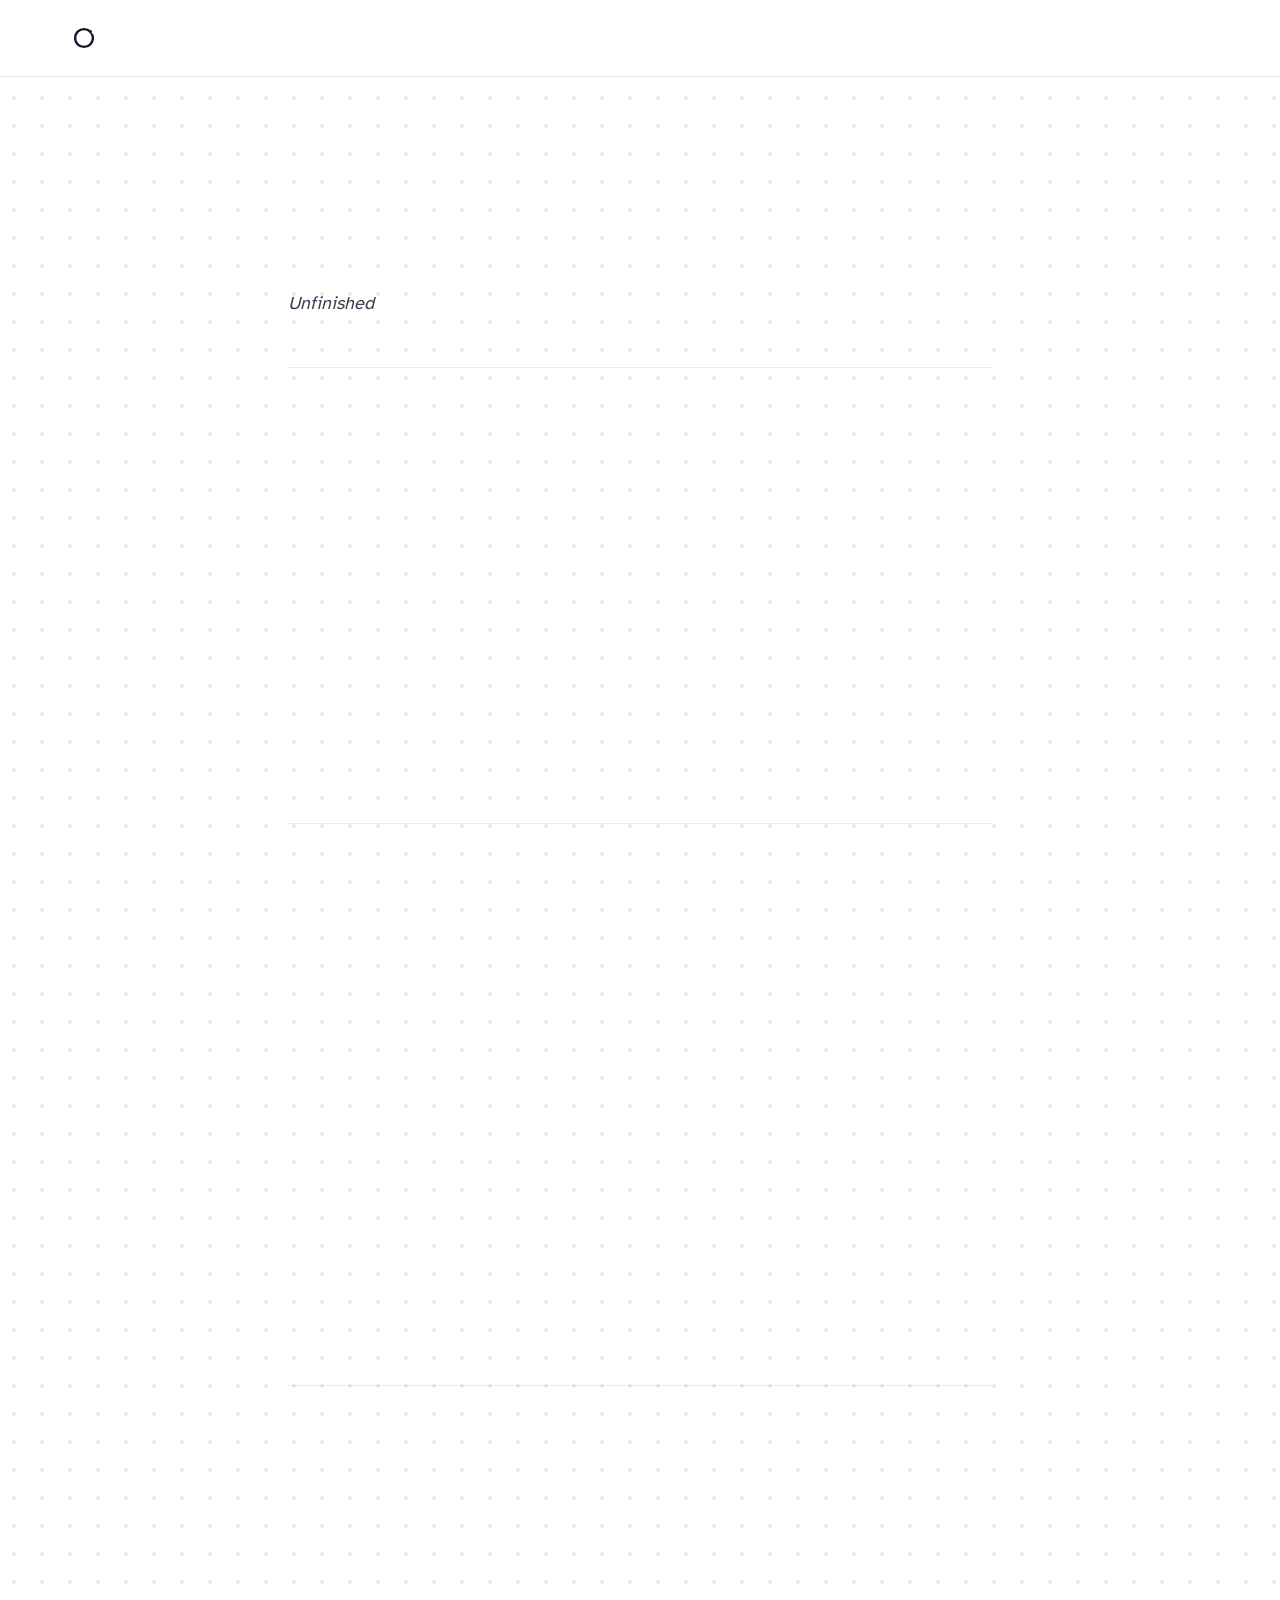
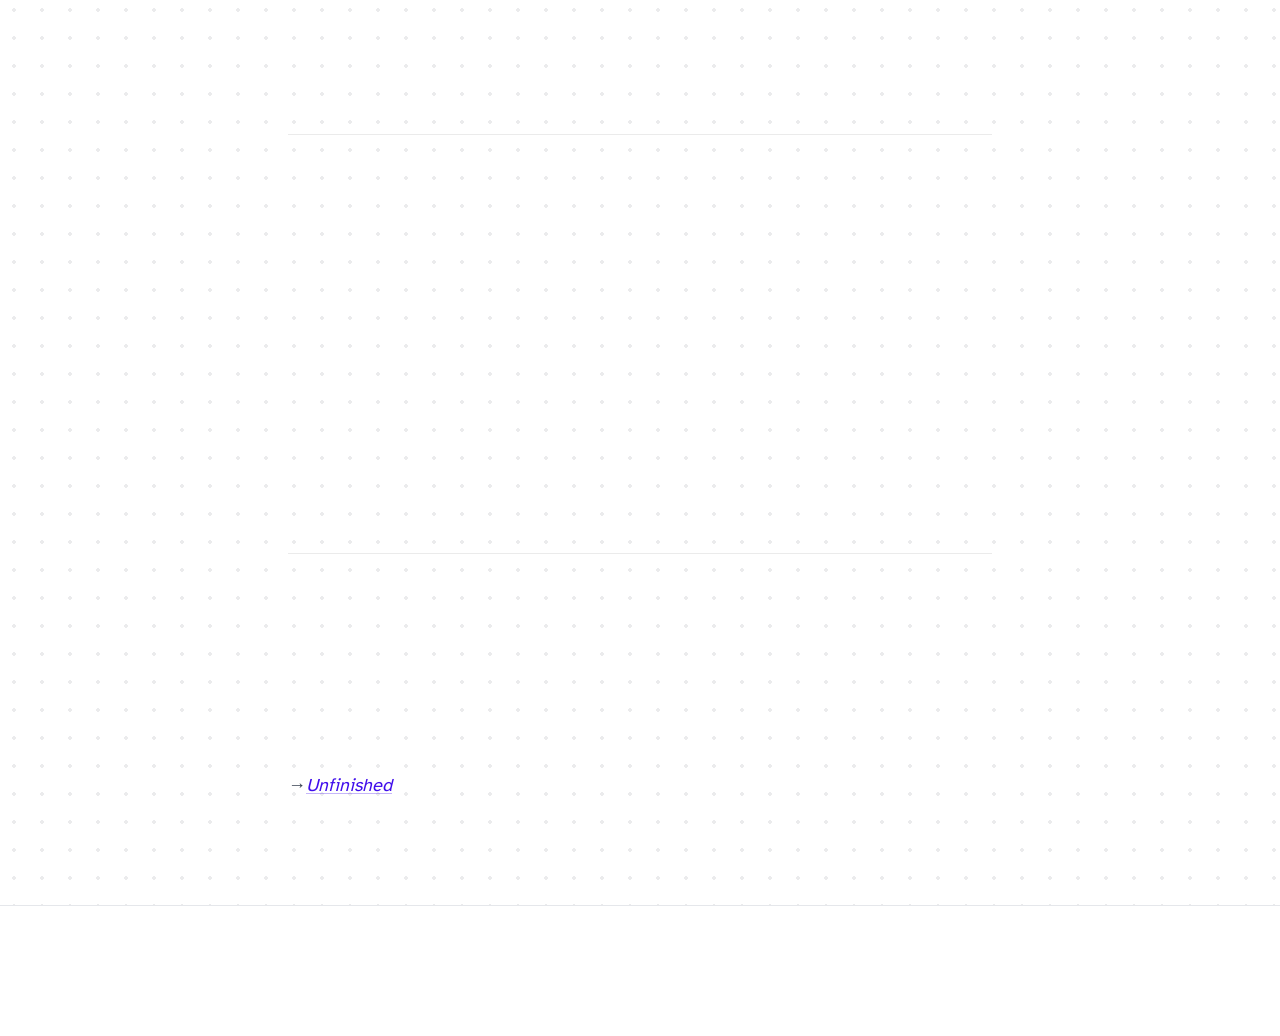
<file: blog/unfinished-sample/index.html>
<!DOCTYPE html><html lang="en" data-astro-cid-bvzihdzo> <head><!-- Global Metadata --><meta charset="utf-8"><meta name="viewport" content="width=device-width,initial-scale=1"><link rel="icon" type="image/svg+xml" href="../../favicon.svg"><link rel="icon" type="image/png" sizes="32x32" href="../../favicon-32.png"><link rel="icon" type="image/png" sizes="192x192" href="../../favicon-192.png"><link rel="apple-touch-icon" sizes="180x180" href="../../apple-touch-icon.png"><link rel="sitemap" href="../../sitemap-index.xml"><link rel="alternate" type="application/rss+xml" title="Stay Unfinished" href="../../rss.xml"><!-- Font preloads --><link rel="preload" href="../../fonts/atkinson-regular.woff" as="font" type="font/woff" crossorigin><link rel="preload" href="../../fonts/atkinson-bold.woff" as="font" type="font/woff" crossorigin><!-- Canonical URL --><link rel="canonical" href="https://www.stayunfinished.com/blog/unfinished-sample/"><meta name="robots" content="index,follow"><!-- Primary Meta Tags --><title>The Room You Were Never In — Stay Unfinished</title><meta name="title" content="The Room You Were Never In — Stay Unfinished"><meta name="description" content="Read a sample from Unfinished about why good work disappears in rooms nobody studied, and four questions that help work land."><!-- Additional SEO --><meta name="author" content="Haider Ali"><meta name="keywords" content="incremental change, continuous improvement, feedback loops, product strategy, team development, leadership frameworks, stay unfinished"><meta name="theme-color" content="#3B82F6"><meta property="og:site_name" content="Stay Unfinished"><meta property="og:locale" content="en_US"><!-- Open Graph / Facebook --><meta property="og:type" content="website"><meta property="og:url" content="https://www.stayunfinished.com/blog/unfinished-sample/"><meta property="og:title" content="The Room You Were Never In — Stay Unfinished"><meta property="og:description" content="Read a sample from Unfinished about why good work disappears in rooms nobody studied, and four questions that help work land."><!-- Twitter --><meta property="twitter:card" content="summary_large_image"><meta property="twitter:url" content="https://www.stayunfinished.com/blog/unfinished-sample/"><meta property="twitter:title" content="The Room You Were Never In — Stay Unfinished"><meta property="twitter:description" content="Read a sample from Unfinished about why good work disappears in rooms nobody studied, and four questions that help work land."><meta property="twitter:creator" content="@haiderali"><meta property="twitter:site" content="@stayunfinished"><!-- Structured Data --><script type="application/ld+json">{JSON.stringify(schemaData)}</script><meta property="article:author" content="Haider Ali"><meta property="article:section" content="Book"><meta property="article:tag" content="Unfinished, Decision Making, Product Strategy"><script type="application/ld+json">{JSON.stringify(articleSchema)}</script><link rel="stylesheet" href="../../styles/site.css">
<style>.article-content[data-astro-cid-bvzihdzo] h2{margin-top:3rem;padding-top:3rem;border-top:1px solid rgba(0,0,0,.08);margin-bottom:1.5rem;font-size:1.875rem;font-weight:700;line-height:1.3}.article-content[data-astro-cid-bvzihdzo] h2:first-child{margin-top:0;padding-top:0;border-top:none}.article-content[data-astro-cid-bvzihdzo] hr+h2{margin-top:2rem;padding-top:2rem}.article-content[data-astro-cid-bvzihdzo] hr{margin-top:2rem;margin-bottom:0;border:none;border-top:1px solid rgba(0,0,0,.08)}.article-content[data-astro-cid-bvzihdzo] h3{margin-top:2rem;margin-bottom:1rem;font-size:1.5rem;font-weight:600;line-height:1.4}.article-content[data-astro-cid-bvzihdzo] p{margin-top:1.5rem;margin-bottom:1.5rem}.article-content[data-astro-cid-bvzihdzo] ul,.article-content[data-astro-cid-bvzihdzo] ol{margin-top:1.5rem;margin-bottom:1.5rem;padding-left:1.5rem}.article-content[data-astro-cid-bvzihdzo] li{margin-top:.75rem;margin-bottom:.75rem}.article-content[data-astro-cid-bvzihdzo] strong{font-weight:600;color:#111827}.article-content[data-astro-cid-bvzihdzo] em{font-style:italic}.article-content[data-astro-cid-bvzihdzo] a{color:#400eeb;text-decoration:underline;text-decoration-color:#400eeb4d;text-underline-offset:2px;transition:text-decoration-color .2s}.article-content[data-astro-cid-bvzihdzo] a:hover{text-decoration-color:#400eeb}
</style></head> <body class="bg-white text-gray-900" data-astro-cid-bvzihdzo> <header class="site-header border-b border-gray-200 bg-white"> <nav class="mx-auto max-w-[1200px] px-6 sm:px-8"> <div class="flex items-center justify-between py-6"> <a href="../../index.html" class="flex items-center gap-2 text-lg font-bold uppercase tracking-wide text-gray-900"> <svg class="h-6 w-6" viewBox="0 0 140 140" aria-hidden="true" focusable="false"> <defs> <mask id="header-notched"> <rect x="0" y="0" width="140" height="140" fill="#fff"></rect> <path d="M110 38 L140 0 L140 60 Z" fill="#000"></path> </mask> </defs> <circle cx="70" cy="70" r="52" fill="none" stroke="currentColor" stroke-width="14" mask="url(#header-notched)"></circle> <rect x="102" y="26" width="14" height="14" rx="2" ry="2" fill="currentColor"></rect> </svg> Stay Unfinished </a> <details class="relative sm:hidden"> <summary class="flex cursor-pointer items-center gap-2 px-4 py-2 text-sm font-medium text-gray-600">
Menu
<svg class="h-4 w-4 text-gray-500" viewBox="0 0 20 20" fill="currentColor" aria-hidden="true"> <path fill-rule="evenodd" d="M5.23 7.21a.75.75 0 0 1 1.06.02L10 11.17l3.71-3.94a.75.75 0 1 1 1.08 1.04l-4.25 4.5a.75.75 0 0 1-1.08 0l-4.25-4.5a.75.75 0 0 1 .02-1.06Z" clip-rule="evenodd"></path> </svg> </summary> <div class="absolute right-0 mt-2 w-48 bg-white p-4 border border-gray-200"> <div class="flex flex-col gap-3"> <a href="../../index.html" class="block text-base text-gray-700 hover:text-gray-900 transition w-full text-left"> Home </a> <a href="../../blog/index.html" class="block text-base text-gray-700 hover:text-gray-900 transition w-full text-left font-semibold text-gray-900 underline underline-offset-4 decoration-2 decoration-[#400eeb]"> Writing </a> <a href="../../about/index.html" class="block text-base text-gray-700 hover:text-gray-900 transition w-full text-left"> About </a> <a href="../../contact/index.html" class="block text-base text-gray-700 hover:text-gray-900 transition w-full text-left"> Contact </a> </div> </div> </details> <div class="hidden items-center gap-8 sm:flex"> <a href="../../blog/index.html" class="block text-base text-gray-700 hover:text-gray-900 transition font-semibold text-gray-900 underline underline-offset-4 decoration-2 decoration-[#400eeb]"> Writing </a> <a href="../../about/index.html" class="block text-base text-gray-700 hover:text-gray-900 transition"> About </a> <a href="../../contact/index.html" class="block text-base text-gray-700 hover:text-gray-900 transition"> Contact </a> </div> </div> </nav> </header> <main class="min-h-[65vh]" data-astro-cid-bvzihdzo> <article class="mx-auto w-full max-w-3xl px-6 py-16 sm:px-8 sm:py-20" data-astro-cid-bvzihdzo> <header class="mb-12 pb-8" data-astro-cid-bvzihdzo> <h1 class="text-4xl font-bold text-gray-900 leading-tight" data-astro-cid-bvzihdzo>The Room You Were Never In</h1> </header> <div class="article-content text-lg text-gray-700 leading-relaxed" data-astro-cid-bvzihdzo>  <p><em>Unfinished</em> is not about doing less, shipping sloppy work, or pretending quality does not matter. It is about the harder professional truth: good work can still disappear if it enters a room it was never built to survive.</p>
<h2 id="before-we-begin">Before We Begin</h2>
<p>This book is for the person I was in year one.</p>
<p>Not year one of design, or product management, or strategy, or whatever discipline brought you here. Year one of working inside a complex organisation and discovering, quietly, without anyone naming it, that the skills you had been trained on were not quite the skills the job required.</p>
<p>You were not wrong about the skills. The design was good. The research was solid. The analysis was thorough. The work was, by every measure you had been given, exactly what it was supposed to be.</p>
<p>And something kept not working.</p>
<p>Not always. Not every project. But often enough that the pattern became impossible to ignore. Work that you knew was good, work your peers confirmed was good, work your manager praised, work that passed every internal review, reaching a room you had never been in and not surviving it.</p>
<p>If you have felt that specific exhaustion of doing everything right and watching it not matter, this book was written for you.</p>
<h2 id="the-room-you-were-never-in">The Room You Were Never In</h2>
<p>I once watched twelve months of work disappear in an afternoon.</p>
<p>Not because the work was bad. Everyone said it was good. My manager said so, my peers said so, the people who had been close to it from the beginning said so. The prototype was thorough. The research behind it was solid. The team had given it everything they had.</p>
<p>And then it reached a room none of us had ever been in. A room with one person in it. A person none of us had ever studied, never spoken to, never tried to understand. A person whose name appeared in the brief as the final approver but who had been, in every practical sense, completely invisible to us for twelve months.</p>
<p>The VP rejected it.</p>
<p>Not with a long explanation. Not with a list of things to fix. Just: no. This is not what we need.</p>
<p>The work disappeared. The project was shelved. The team went back to their desks. Within a few weeks everyone had moved on to something else, carrying the weight of twelve months quietly, without anyone naming what had actually gone wrong.</p>
<p>I was junior enough to watch without being responsible. Senior enough to understand that something had failed that had nothing to do with the quality of the work.</p>
<p>We knew everything about what citizens needed from an intranet. We knew nothing about what the VP needed from us.</p>
<h2 id="what-the-work-had-to-survive">What The Work Had To Survive</h2>
<p>For a long time I did what most people do. I worked harder. I made things more thorough. I added more research, more detail, more evidence. I refined. I polished. I told myself that if the work was good enough, complete enough, defensible enough, it would survive.</p>
<p>It did not always survive.</p>
<p>The problem was not the work. The problem was that I had been trained to design for one kind of user, the person who would use the product, and never taught to study the system the product had to survive before it could reach that person.</p>
<p>The decision-maker was a user I had never researched. The organisation was a context I had never mapped. The question of what version of the work could realistically enter the room had never appeared in any course I had taken, any book I had read, any mentor I had learned from.</p>
<h2 id="four-questions">The Four Questions</h2>
<p>This book gives you four questions to ask before you design, write, recommend, or build anything. They sit in the space between the craft of doing the work and the room the work has to survive.</p>
<ul>
<li><strong>Who actually decides?</strong> Not who commissioned the work. Who has the real power to say yes or no when the moment that matters arrives?</li>
<li><strong>What do they actually need right now?</strong> Not what the brief says. What pressure is the decision-maker under, and what would make the work feel useful, credible, and safe enough to back today?</li>
<li><strong>What can this system actually absorb?</strong> Not what it should be able to receive. What can the organisation genuinely take in, given its history, workload, fears, and current capacity for change?</li>
<li><strong>What is the smallest version that can enter the room?</strong> Not the ideal solution. The earliest useful version that can survive the real situation and begin a real conversation.</li>
</ul>
<p>These questions will not tell you everything. They will tell you enough to stop building blind.</p>
<h2 id="stay-unfinished">Stay Unfinished</h2>
<p>Stay Unfinished is not permission to lower the bar. It is the recognition that the system your work has to survive is alive. It changes, responds, grows, resists, and keeps becoming something slightly different from what it was the last time you looked.</p>
<p>The practitioner who stays unfinished is not the one who never completes anything. They are the one who understands that completion is not the goal. Landing is.</p>
<p>Enjoyed the sample? Get the book on Amazon → <a href="https://amzn.in/d/fWqtwbF">Buy <em>Unfinished</em></a></p>  </div> </article> </main> <footer class="bg-white border-t border-gray-200 py-12 text-center text-sm text-gray-500"> <div class="mx-auto max-w-4xl px-6 sm:px-8"> <p>&copy; 2025 Stay Unfinished. All rights reserved.</p> </div> </footer>  </body> </html>
</file>
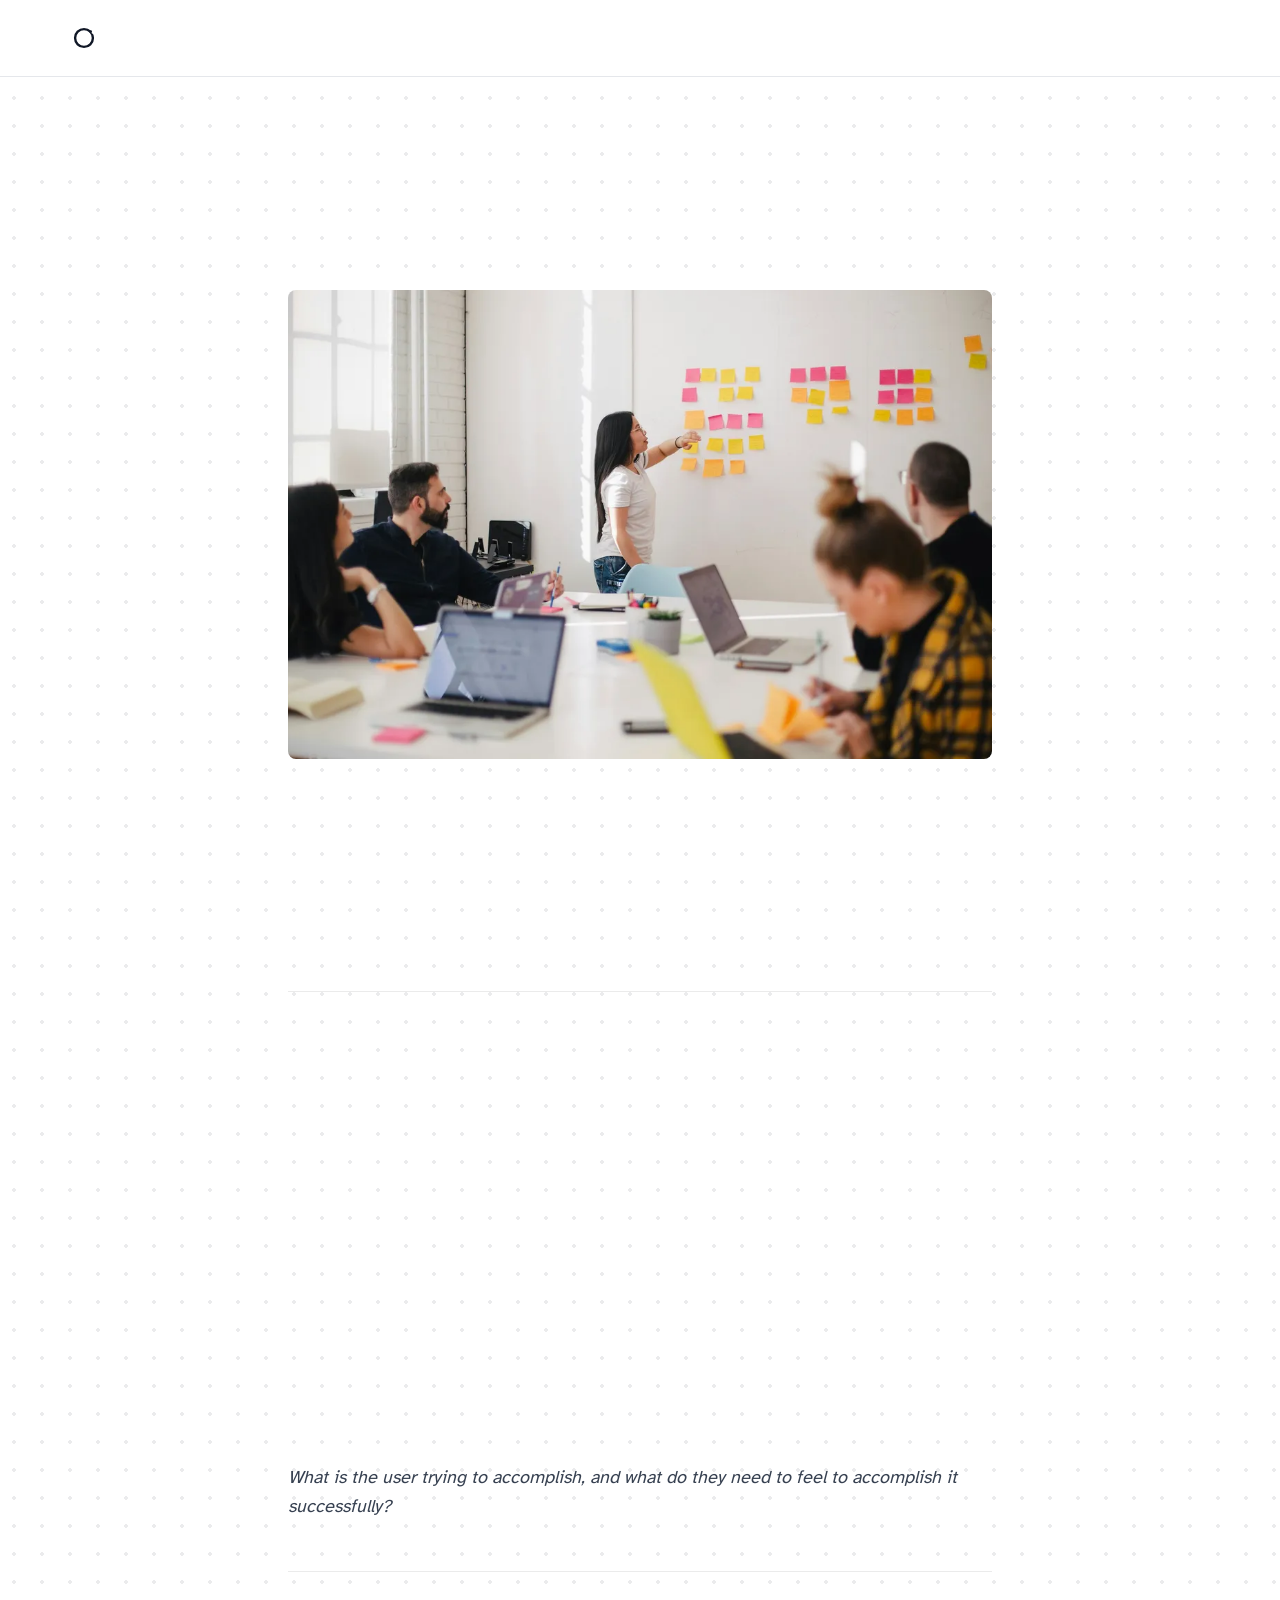
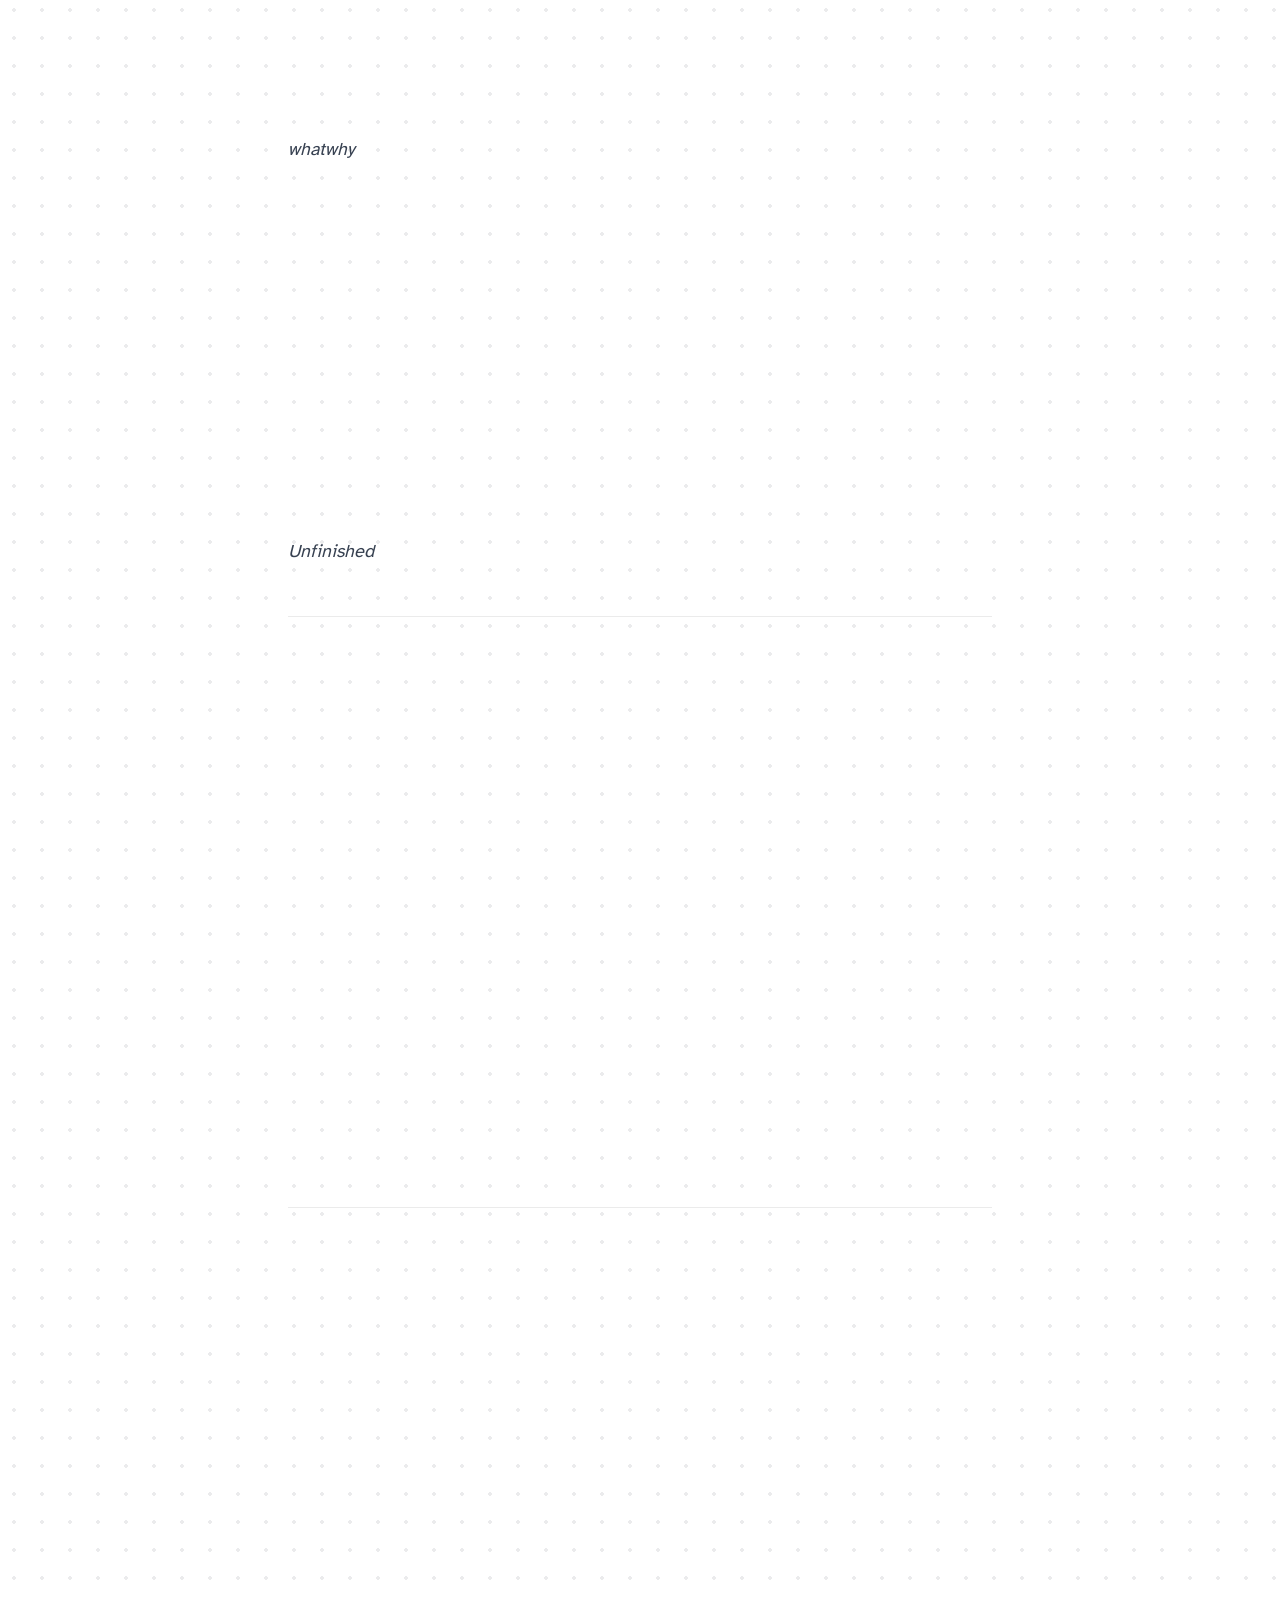
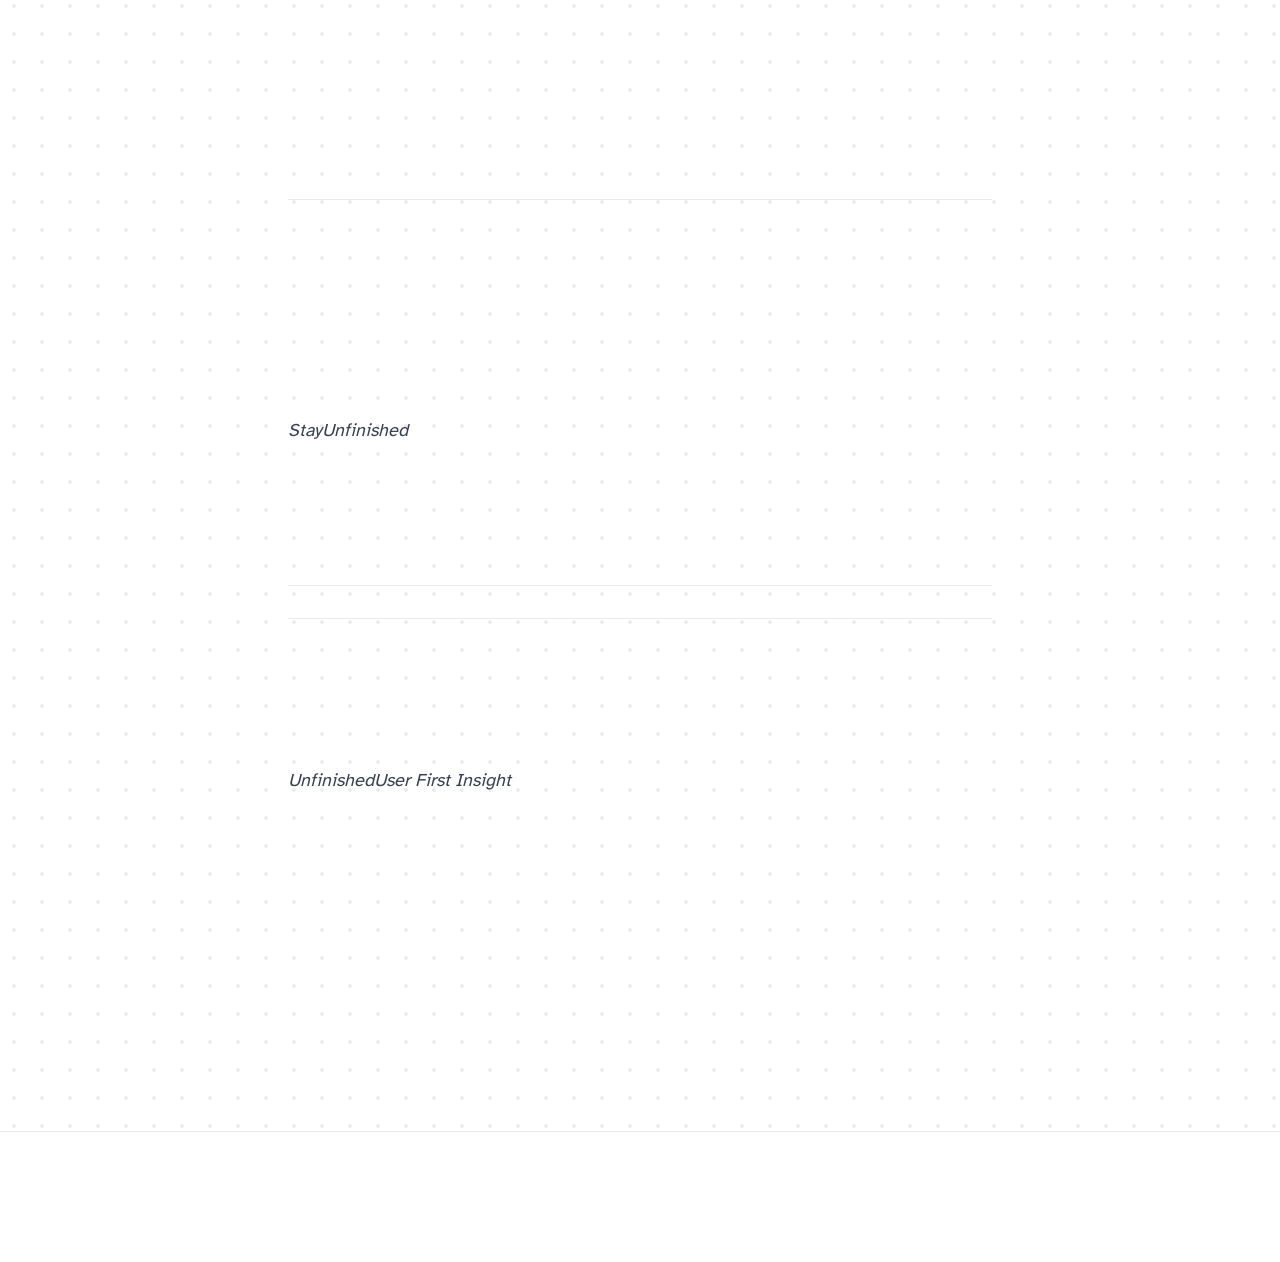
<file: blog/when-design-systems-become-monuments/index.html>
<!DOCTYPE html><html lang="en" data-astro-cid-bvzihdzo> <head><!-- Global Metadata --><meta charset="utf-8"><meta name="viewport" content="width=device-width,initial-scale=1"><link rel="icon" type="image/svg+xml" href="../../favicon.svg"><link rel="icon" type="image/png" sizes="32x32" href="../../favicon-32.png"><link rel="icon" type="image/png" sizes="192x192" href="../../favicon-192.png"><link rel="apple-touch-icon" sizes="180x180" href="../../apple-touch-icon.png"><link rel="sitemap" href="../../sitemap-index.xml"><link rel="alternate" type="application/rss+xml" title="Stay Unfinished" href="../../rss.xml"><!-- Font preloads --><link rel="preload" href="../../fonts/atkinson-regular.woff" as="font" type="font/woff" crossorigin><link rel="preload" href="../../fonts/atkinson-bold.woff" as="font" type="font/woff" crossorigin><!-- Canonical URL --><link rel="canonical" href="https://www.stayunfinished.com/blog/when-design-systems-become-monuments/"><meta name="robots" content="index,follow"><!-- Primary Meta Tags --><title>When Design Systems Become Monuments — Stay Unfinished</title><meta name="title" content="When Design Systems Become Monuments — Stay Unfinished"><meta name="description" content="Why most design frameworks fail—and how to build systems that stay alive through continuous evolution and intelligent adaptation."><!-- Additional SEO --><meta name="author" content="Haider Ali"><meta name="keywords" content="incremental change, continuous improvement, feedback loops, product strategy, team development, leadership frameworks, stay unfinished"><meta name="theme-color" content="#3B82F6"><meta property="og:site_name" content="Stay Unfinished"><meta property="og:locale" content="en_US"><!-- Open Graph / Facebook --><meta property="og:type" content="website"><meta property="og:url" content="https://www.stayunfinished.com/blog/when-design-systems-become-monuments/"><meta property="og:title" content="When Design Systems Become Monuments — Stay Unfinished"><meta property="og:description" content="Why most design frameworks fail—and how to build systems that stay alive through continuous evolution and intelligent adaptation."><meta property="og:image" content="../../assets/blog-design-systems.D0KK7UlF.jpg"><!-- Twitter --><meta property="twitter:card" content="summary_large_image"><meta property="twitter:url" content="https://www.stayunfinished.com/blog/when-design-systems-become-monuments/"><meta property="twitter:title" content="When Design Systems Become Monuments — Stay Unfinished"><meta property="twitter:description" content="Why most design frameworks fail—and how to build systems that stay alive through continuous evolution and intelligent adaptation."><meta property="twitter:image" content="../../assets/blog-design-systems.D0KK7UlF.jpg"><meta property="twitter:creator" content="@haiderali"><meta property="twitter:site" content="@stayunfinished"><!-- Structured Data --><script type="application/ld+json">{JSON.stringify(schemaData)}</script><meta property="article:author" content="Haider Ali"><meta property="article:section" content="UX Design"><meta property="article:tag" content="UX Design, User Experience, Product Design"><script type="application/ld+json">{JSON.stringify(articleSchema)}</script><link rel="stylesheet" href="../../styles/site.css">
<style>.article-content[data-astro-cid-bvzihdzo] h2{margin-top:3rem;padding-top:3rem;border-top:1px solid rgba(0,0,0,.08);margin-bottom:1.5rem;font-size:1.875rem;font-weight:700;line-height:1.3}.article-content[data-astro-cid-bvzihdzo] h2:first-child{margin-top:0;padding-top:0;border-top:none}.article-content[data-astro-cid-bvzihdzo] hr+h2{margin-top:2rem;padding-top:2rem}.article-content[data-astro-cid-bvzihdzo] hr{margin-top:2rem;margin-bottom:0;border:none;border-top:1px solid rgba(0,0,0,.08)}.article-content[data-astro-cid-bvzihdzo] h3{margin-top:2rem;margin-bottom:1rem;font-size:1.5rem;font-weight:600;line-height:1.4}.article-content[data-astro-cid-bvzihdzo] p{margin-top:1.5rem;margin-bottom:1.5rem}.article-content[data-astro-cid-bvzihdzo] ul,.article-content[data-astro-cid-bvzihdzo] ol{margin-top:1.5rem;margin-bottom:1.5rem;padding-left:1.5rem}.article-content[data-astro-cid-bvzihdzo] li{margin-top:.75rem;margin-bottom:.75rem}.article-content[data-astro-cid-bvzihdzo] strong{font-weight:600;color:#111827}.article-content[data-astro-cid-bvzihdzo] em{font-style:italic}.article-content[data-astro-cid-bvzihdzo] a{color:#400eeb;text-decoration:underline;text-decoration-color:#400eeb4d;text-underline-offset:2px;transition:text-decoration-color .2s}.article-content[data-astro-cid-bvzihdzo] a:hover{text-decoration-color:#400eeb}
</style></head> <body class="bg-white text-gray-900" data-astro-cid-bvzihdzo> <header class="site-header border-b border-gray-200 bg-white"> <nav class="mx-auto max-w-[1200px] px-6 sm:px-8"> <div class="flex items-center justify-between py-6"> <a href="../../index.html" class="flex items-center gap-2 text-lg font-bold uppercase tracking-wide text-gray-900"> <svg class="h-6 w-6" viewBox="0 0 140 140" aria-hidden="true" focusable="false"> <defs> <mask id="header-notched"> <rect x="0" y="0" width="140" height="140" fill="#fff"></rect> <path d="M110 38 L140 0 L140 60 Z" fill="#000"></path> </mask> </defs> <circle cx="70" cy="70" r="52" fill="none" stroke="currentColor" stroke-width="14" mask="url(#header-notched)"></circle> <rect x="102" y="26" width="14" height="14" rx="2" ry="2" fill="currentColor"></rect> </svg> Stay Unfinished </a> <details class="relative sm:hidden"> <summary class="flex cursor-pointer items-center gap-2 px-4 py-2 text-sm font-medium text-gray-600">
Menu
<svg class="h-4 w-4 text-gray-500" viewBox="0 0 20 20" fill="currentColor" aria-hidden="true"> <path fill-rule="evenodd" d="M5.23 7.21a.75.75 0 0 1 1.06.02L10 11.17l3.71-3.94a.75.75 0 1 1 1.08 1.04l-4.25 4.5a.75.75 0 0 1-1.08 0l-4.25-4.5a.75.75 0 0 1 .02-1.06Z" clip-rule="evenodd"></path> </svg> </summary> <div class="absolute right-0 mt-2 w-48 bg-white p-4 border border-gray-200"> <div class="flex flex-col gap-3"> <a href="../../index.html" class="block text-base text-gray-700 hover:text-gray-900 transition w-full text-left"> Home </a> <a href="../../blog/index.html" class="block text-base text-gray-700 hover:text-gray-900 transition w-full text-left font-semibold text-gray-900 underline underline-offset-4 decoration-2 decoration-[#400eeb]"> Writing </a> <a href="../../about/index.html" class="block text-base text-gray-700 hover:text-gray-900 transition w-full text-left"> About </a> <a href="../../contact/index.html" class="block text-base text-gray-700 hover:text-gray-900 transition w-full text-left"> Contact </a> </div> </div> </details> <div class="hidden items-center gap-8 sm:flex"> <a href="../../blog/index.html" class="block text-base text-gray-700 hover:text-gray-900 transition font-semibold text-gray-900 underline underline-offset-4 decoration-2 decoration-[#400eeb]"> Writing </a> <a href="../../about/index.html" class="block text-base text-gray-700 hover:text-gray-900 transition"> About </a> <a href="../../contact/index.html" class="block text-base text-gray-700 hover:text-gray-900 transition"> Contact </a> </div> </div> </nav> </header> <main class="min-h-[65vh]" data-astro-cid-bvzihdzo> <article class="mx-auto w-full max-w-3xl px-6 py-16 sm:px-8 sm:py-20" data-astro-cid-bvzihdzo> <header class="mb-12 pb-8" data-astro-cid-bvzihdzo> <h1 class="text-4xl font-bold text-gray-900 leading-tight" data-astro-cid-bvzihdzo>When Design Systems Become Monuments</h1> </header> <img src="../../assets/blog-design-systems.D0KK7UlF_Z1l1wQV.webp" alt="When Design Systems Become Monuments" data-astro-cid-bvzihdzo="true" loading="lazy" decoding="async" fetchpriority="auto" width="1020" height="510" class="w-full mb-12"> <div class="article-content text-lg text-gray-700 leading-relaxed" data-astro-cid-bvzihdzo>  <p>Design systems start with a promise: consistency, speed, clarity. A single source of truth that frees teams to focus on solving real problems instead of reinventing buttons. But somewhere between conception and reality, most design systems become exactly what they were meant to prevent—bureaucratic monuments that slow everything down.</p>
<p>I’ve watched this happen repeatedly throughout my 22+ years working at the intersection of design, technology, and human experience. Teams invest months cataloging every possible variant of every possible component. They create governance processes that require three approvals to change a border radius. They build comprehensive documentation that nobody reads because it’s divorced from the actual problems people are trying to solve.</p>
<p>The system becomes the goal instead of the means.</p>
<h2 id="the-problem-isnt-componentsits-where-you-start">The Problem Isn’t Components—It’s Where You Start</h2>
<p>Most design systems begin with the wrong question: “What components do we need?” Instead, they should start with: “What experiences are we trying to create, and why?”</p>
<p>When you lead with components, you get a catalog. When you lead with stories, you get a system that knows its purpose.</p>
<p>At SAIL, we’re constantly designing for enterprise-scale challenges—intranets serving thousands of users, AI-powered systems that need to augment human judgment rather than replace it, interfaces where trust isn’t negotiable. Every pattern we create connects directly to a specific user outcome. Not “Here’s a button component with 47 variants,” but “Here’s how we help users feel confident when they’re about to make an irreversible decision.”</p>
<h3 id="example-trust-building-patterns">Example: Trust-Building Patterns</h3>
<ul>
<li><strong>Onboarding flows</strong> that reduce cognitive load through progressive disclosure—because overwhelming someone on day one destroys confidence</li>
<li><strong>Error states</strong> that guide users toward resolution instead of just reporting problems—because “Something went wrong” is where trust goes to die</li>
<li><strong>Loading experiences</strong> that communicate progress and maintain confidence—because uncertainty breeds abandonment</li>
</ul>
<p>Each pattern answers: <em>What is the user trying to accomplish, and what do they need to feel to accomplish it successfully?</em> Components emerge from these narratives, not the other way around.</p>
<h2 id="document-decisions-not-just-deliverables">Document Decisions, Not Just Deliverables</h2>
<p>Your design system documentation probably looks like this: component name, visual specs, code snippet, done. Maybe a “Do/Don’t” section if you’re thorough.</p>
<p>But that’s just the <em>what</em>. It doesn’t capture the <em>why</em>, and without the why, your system can’t evolve intelligently.</p>
<p>When teams understand the reasoning behind design decisions, they can adapt patterns to new contexts instead of copying them blindly or abandoning them entirely. They can distinguish between “This is how we do it” and “This is why we do it this way, and here’s when that reasoning doesn’t apply.”</p>
<h3 id="living-documentation-structure">Living Documentation Structure</h3>
<ul>
<li><strong>Context:</strong> What user problem does this solve? What happens if we get it wrong?</li>
<li><strong>Constraints:</strong> What technical or brand limitations shaped this solution?</li>
<li><strong>Experiments:</strong> What alternatives were tested and why were they rejected?</li>
<li><strong>Evolution:</strong> How has this pattern changed based on real-world usage and feedback?</li>
</ul>
<p>This turns your system from a style guide into a learning artifact. It becomes a repository of institutional knowledge that compounds over time instead of fossilizing.</p>
<p>I write about this extensively in my book <em>Unfinished</em>—how inherited thinking persists long after it stops serving us. Design systems are particularly vulnerable to this. A pattern that made perfect sense in 2020 might be completely wrong for 2025, but if you’ve only documented the output, not the reasoning, no one knows whether it’s safe to change.</p>
<h2 id="build-for-iteration-not-immortality">Build for Iteration, Not Immortality</h2>
<p>The best design systems I’ve encountered treat themselves as living manuscripts—always draft, always improving. They make it trivially easy to propose changes, test variations, and retire outdated patterns.</p>
<p>The worst ones require a steering committee meeting to update a tooltip.</p>
<h3 id="practical-steps-for-systems-that-stay-flexible">Practical Steps for Systems That Stay Flexible</h3>
<ol>
<li><strong>Version your components</strong> so teams can migrate gradually instead of being forced into big-bang updates that break everything</li>
<li><strong>Track usage metrics</strong> to identify patterns that aren’t working—if nobody’s using that fancy date picker, maybe it’s not solving a real problem</li>
<li><strong>Schedule regular reviews</strong> to evaluate what needs updating—not when someone complains, but proactively</li>
<li><strong>Create contribution guidelines</strong> so the whole team can suggest improvements instead of waiting for the “design system team” to notice something’s broken</li>
</ol>
<p>The goal isn’t to lock in decisions forever. It’s to make good decisions faster while staying open to better ones.</p>
<p>This mirrors how we approach AI-powered systems at SAIL. Technology evolves rapidly. User expectations shift. Business contexts change. Any system that can’t adapt is already obsolete—it just doesn’t know it yet.</p>
<h2 id="measure-impact-not-adoption">Measure Impact, Not Adoption</h2>
<p>Here’s a trap most design system teams fall into: measuring success by how many teams use the system.</p>
<p>That’s the wrong metric.</p>
<p>High adoption of a bad system just means you’ve scaled dysfunction. What matters is whether the system helps teams ship better experiences faster—and whether those experiences actually work for users.</p>
<h3 id="metrics-that-actually-matter">Metrics That Actually Matter</h3>
<ul>
<li><strong>Time from concept to prototype</strong>—is the system accelerating or slowing down iteration?</li>
<li><strong>Consistency across touchpoints</strong>—are users getting a coherent experience or a Frankenstein interface?</li>
<li><strong>User satisfaction with the final product</strong>—not with the design system itself, but with what teams build using it</li>
<li><strong>Speed of system evolution</strong>—how long does it take to go from “this isn’t working” to “we’ve fixed it”?</li>
</ul>
<p>If teams are following your design system religiously but users are still confused, frustrated, or abandoning flows, the system has failed—no matter how beautiful the documentation looks.</p>
<h2 id="stay-unfinished">Stay Unfinished</h2>
<p>A design system that claims to be “complete” is one that’s stopped learning. The moment you treat it as finished, it starts dying.</p>
<p>The best systems embrace their incompleteness. They acknowledge that some problems don’t have perfect solutions yet. They leave room for experimentation. They encourage teams to challenge patterns when the context changes.</p>
<p>This is the core philosophy behind <em>StayUnfinished</em>—recognizing that many frameworks, processes, and conventions persist long after they’ve stopped serving us. Design systems are particularly prone to this. They become sacred. Untouchable. The way things are done, full stop.</p>
<p>But the world keeps moving. User needs evolve. Technology advances. Business models shift. A design system that can’t keep pace isn’t serving anyone—it’s just creating the illusion of consistency while reality diverges.</p>
<p>Build systems that stay flexible. Document decisions, not just specs. Measure impact, not adoption. And remember: the goal isn’t perfection. It’s continuous improvement in service of real human needs.</p>
<hr/>
<h2 id="about-the-author">About the Author</h2>
<p>I’m Haider Ali, a Digital Experience Design Architect exploring how design, technology, and human experience intersect—especially in enterprise environments where the stakes are high and the users are complex. Currently at the Saudi Accelerated Innovation Lab (SAIL) at Aramco, I work on AI-powered systems that augment human capability rather than replace human judgment.</p>
<p>My book <em>Unfinished</em> examines why inherited frameworks persist long after they stop serving us—from design systems that slow teams down to research methodologies that produce misleading insights. Through my publication <em>User First Insight</em>, I write about these patterns and how to break them.</p>
<p><strong>For more on design systems, intelligent interfaces, and questioning established thinking:</strong></p>
<ul>
<li>Subscribe to <a href="https://medium.com/@haiderali">User First Insight</a></li>
<li>Connect on <a href="https://linkedin.com/in/haiderali">LinkedIn</a></li>
<li>Follow on <a href="https://medium.com/@haiderali">Medium</a></li>
<li>Visit <a href="https://haiderali.co">haiderali.co</a></li>
</ul>  </div> </article> </main> <footer class="bg-white border-t border-gray-200 py-12 text-center text-sm text-gray-500"> <div class="mx-auto max-w-4xl px-6 sm:px-8"> <p>&copy; 2025 Stay Unfinished. All rights reserved.</p> </div> </footer>  </body> </html>
</file>
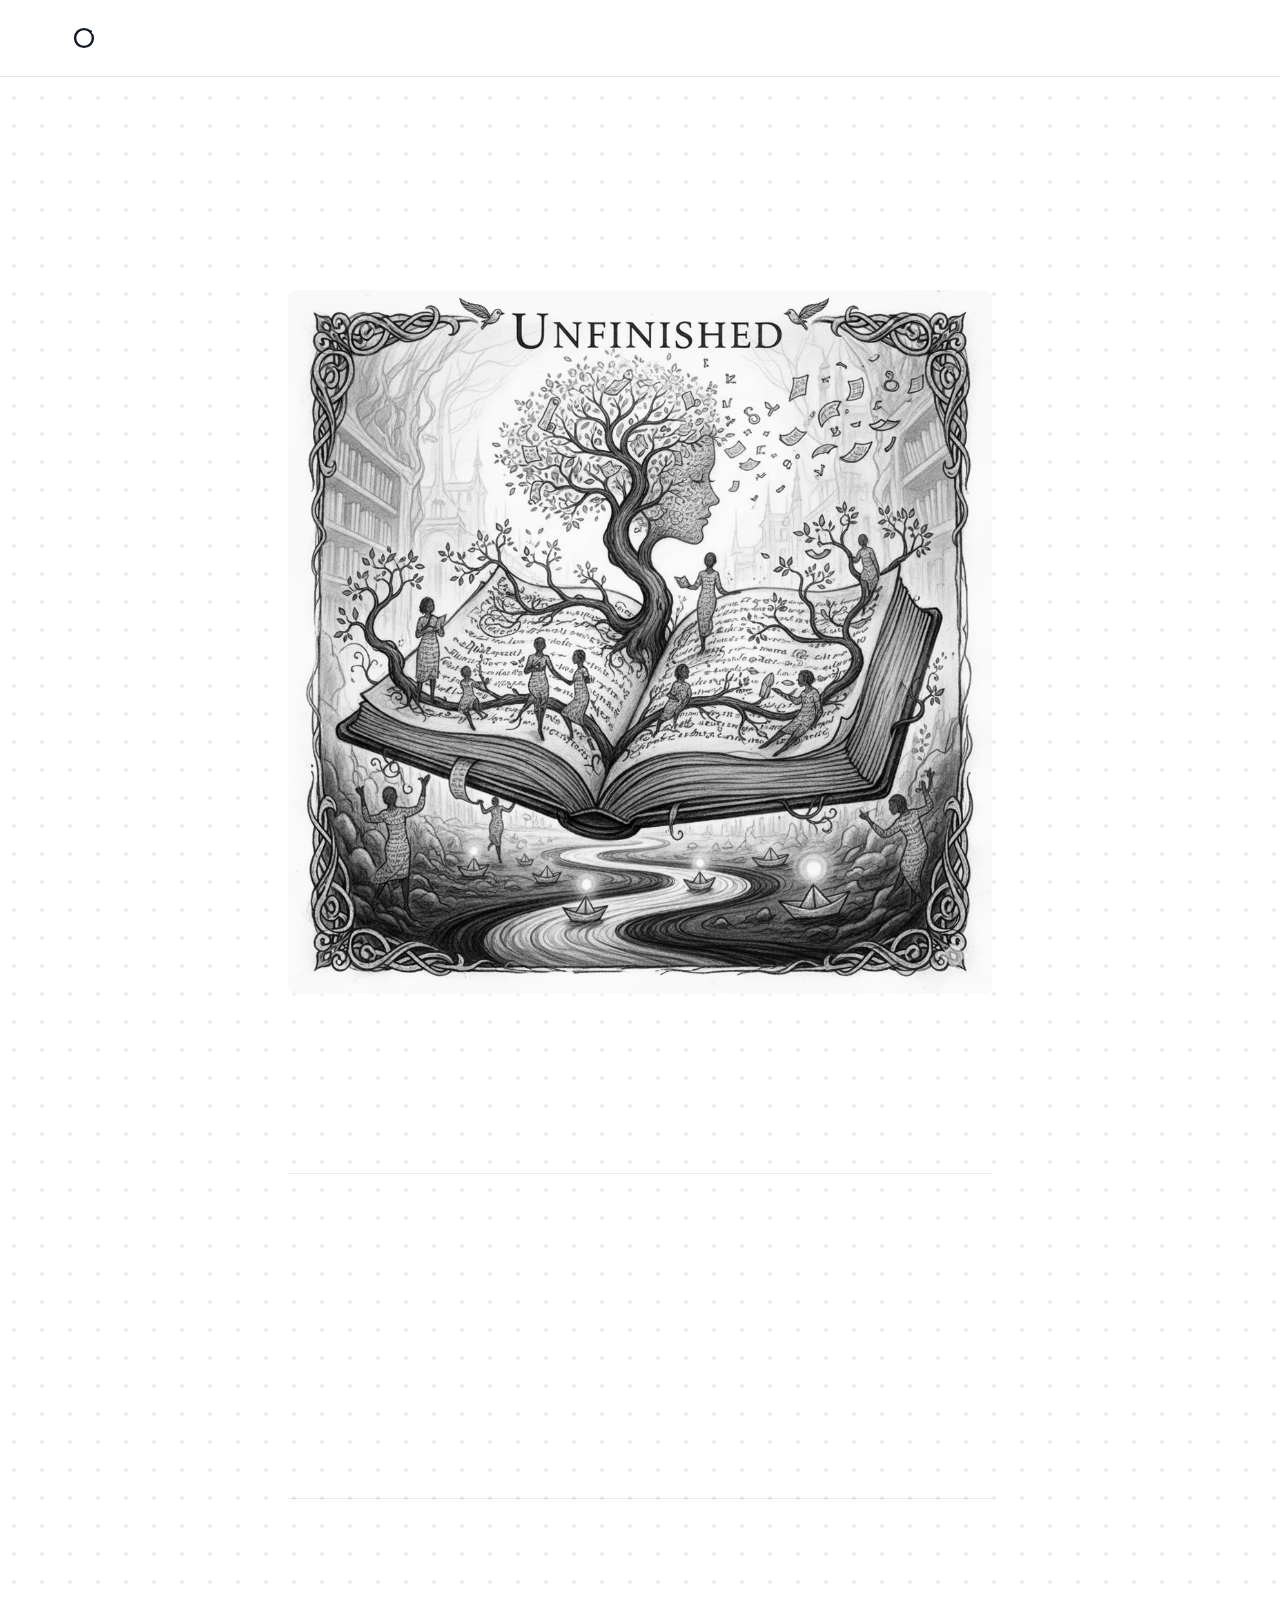
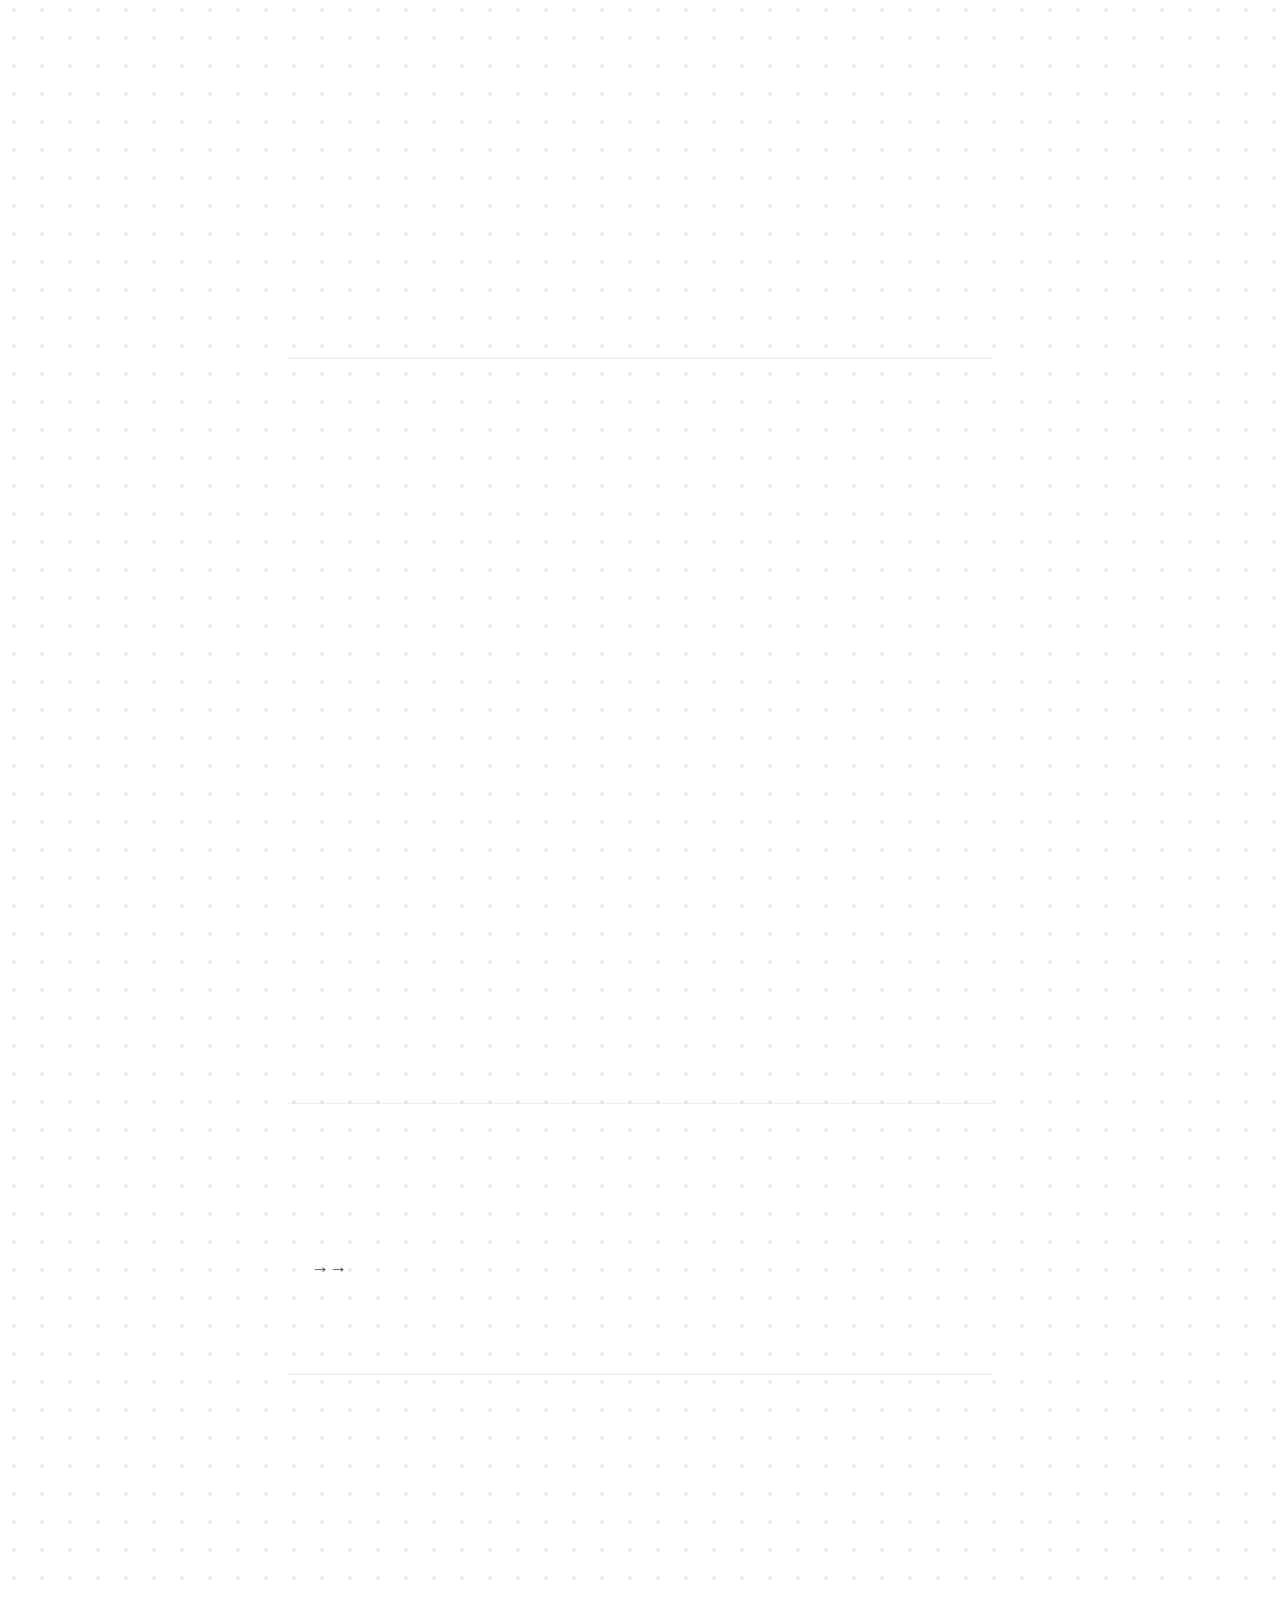
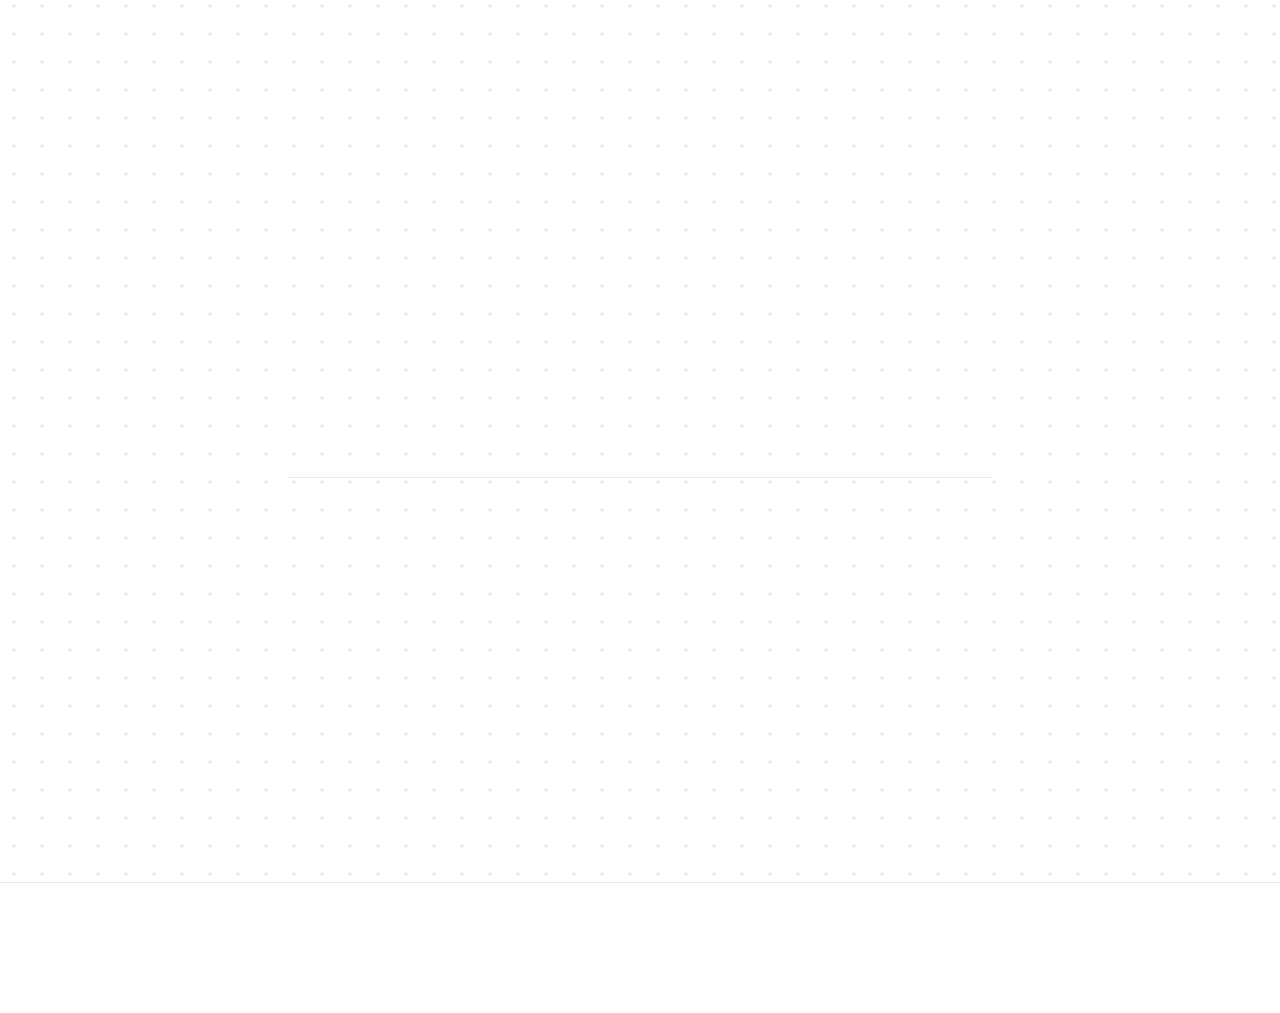
<file: blog/why-i-chose-to-write-a-living-manuscript/index.html>
<!DOCTYPE html><html lang="en" data-astro-cid-bvzihdzo> <head><!-- Global Metadata --><meta charset="utf-8"><meta name="viewport" content="width=device-width,initial-scale=1"><link rel="icon" type="image/svg+xml" href="../../favicon.svg"><link rel="icon" type="image/png" sizes="32x32" href="../../favicon-32.png"><link rel="icon" type="image/png" sizes="192x192" href="../../favicon-192.png"><link rel="apple-touch-icon" sizes="180x180" href="../../apple-touch-icon.png"><link rel="sitemap" href="../../sitemap-index.xml"><link rel="alternate" type="application/rss+xml" title="Stay Unfinished" href="../../rss.xml"><!-- Font preloads --><link rel="preload" href="../../fonts/atkinson-regular.woff" as="font" type="font/woff" crossorigin><link rel="preload" href="../../fonts/atkinson-bold.woff" as="font" type="font/woff" crossorigin><!-- Canonical URL --><link rel="canonical" href="https://www.stayunfinished.com/blog/why-i-chose-to-write-a-living-manuscript/"><meta name="robots" content="index,follow"><!-- Primary Meta Tags --><title>Why I Chose to Write a Living Manuscript — Stay Unfinished</title><meta name="title" content="Why I Chose to Write a Living Manuscript — Stay Unfinished"><meta name="description" content="Why static strategy fails in enterprise UX—and how a living manuscript turns fresh research into decisions teams can actually use."><!-- Additional SEO --><meta name="author" content="Haider Ali"><meta name="keywords" content="incremental change, continuous improvement, feedback loops, product strategy, team development, leadership frameworks, stay unfinished"><meta name="theme-color" content="#3B82F6"><meta property="og:site_name" content="Stay Unfinished"><meta property="og:locale" content="en_US"><!-- Open Graph / Facebook --><meta property="og:type" content="website"><meta property="og:url" content="https://www.stayunfinished.com/blog/why-i-chose-to-write-a-living-manuscript/"><meta property="og:title" content="Why I Chose to Write a Living Manuscript — Stay Unfinished"><meta property="og:description" content="Why static strategy fails in enterprise UX—and how a living manuscript turns fresh research into decisions teams can actually use."><meta property="og:image" content="../../assets/Living-Manuscript-Unfinished-by-haider-ali.BeKw3yAQ.png"><!-- Twitter --><meta property="twitter:card" content="summary_large_image"><meta property="twitter:url" content="https://www.stayunfinished.com/blog/why-i-chose-to-write-a-living-manuscript/"><meta property="twitter:title" content="Why I Chose to Write a Living Manuscript — Stay Unfinished"><meta property="twitter:description" content="Why static strategy fails in enterprise UX—and how a living manuscript turns fresh research into decisions teams can actually use."><meta property="twitter:image" content="../../assets/Living-Manuscript-Unfinished-by-haider-ali.BeKw3yAQ.png"><meta property="twitter:creator" content="@haiderali"><meta property="twitter:site" content="@stayunfinished"><!-- Structured Data --><script type="application/ld+json">{JSON.stringify(schemaData)}</script><meta property="article:modified_time" content="2025-10-23T00:00:00.000Z"><meta property="article:author" content="Haider Ali"><meta property="article:section" content="UX Design"><meta property="article:tag" content="UX Design, User Experience, Product Design"><script type="application/ld+json">{JSON.stringify(articleSchema)}</script><link rel="stylesheet" href="../../styles/site.css">
<style>.article-content[data-astro-cid-bvzihdzo] h2{margin-top:3rem;padding-top:3rem;border-top:1px solid rgba(0,0,0,.08);margin-bottom:1.5rem;font-size:1.875rem;font-weight:700;line-height:1.3}.article-content[data-astro-cid-bvzihdzo] h2:first-child{margin-top:0;padding-top:0;border-top:none}.article-content[data-astro-cid-bvzihdzo] hr+h2{margin-top:2rem;padding-top:2rem}.article-content[data-astro-cid-bvzihdzo] hr{margin-top:2rem;margin-bottom:0;border:none;border-top:1px solid rgba(0,0,0,.08)}.article-content[data-astro-cid-bvzihdzo] h3{margin-top:2rem;margin-bottom:1rem;font-size:1.5rem;font-weight:600;line-height:1.4}.article-content[data-astro-cid-bvzihdzo] p{margin-top:1.5rem;margin-bottom:1.5rem}.article-content[data-astro-cid-bvzihdzo] ul,.article-content[data-astro-cid-bvzihdzo] ol{margin-top:1.5rem;margin-bottom:1.5rem;padding-left:1.5rem}.article-content[data-astro-cid-bvzihdzo] li{margin-top:.75rem;margin-bottom:.75rem}.article-content[data-astro-cid-bvzihdzo] strong{font-weight:600;color:#111827}.article-content[data-astro-cid-bvzihdzo] em{font-style:italic}.article-content[data-astro-cid-bvzihdzo] a{color:#400eeb;text-decoration:underline;text-decoration-color:#400eeb4d;text-underline-offset:2px;transition:text-decoration-color .2s}.article-content[data-astro-cid-bvzihdzo] a:hover{text-decoration-color:#400eeb}
</style></head> <body class="bg-white text-gray-900" data-astro-cid-bvzihdzo> <header class="site-header border-b border-gray-200 bg-white"> <nav class="mx-auto max-w-[1200px] px-6 sm:px-8"> <div class="flex items-center justify-between py-6"> <a href="../../index.html" class="flex items-center gap-2 text-lg font-bold uppercase tracking-wide text-gray-900"> <svg class="h-6 w-6" viewBox="0 0 140 140" aria-hidden="true" focusable="false"> <defs> <mask id="header-notched"> <rect x="0" y="0" width="140" height="140" fill="#fff"></rect> <path d="M110 38 L140 0 L140 60 Z" fill="#000"></path> </mask> </defs> <circle cx="70" cy="70" r="52" fill="none" stroke="currentColor" stroke-width="14" mask="url(#header-notched)"></circle> <rect x="102" y="26" width="14" height="14" rx="2" ry="2" fill="currentColor"></rect> </svg> Stay Unfinished </a> <details class="relative sm:hidden"> <summary class="flex cursor-pointer items-center gap-2 px-4 py-2 text-sm font-medium text-gray-600">
Menu
<svg class="h-4 w-4 text-gray-500" viewBox="0 0 20 20" fill="currentColor" aria-hidden="true"> <path fill-rule="evenodd" d="M5.23 7.21a.75.75 0 0 1 1.06.02L10 11.17l3.71-3.94a.75.75 0 1 1 1.08 1.04l-4.25 4.5a.75.75 0 0 1-1.08 0l-4.25-4.5a.75.75 0 0 1 .02-1.06Z" clip-rule="evenodd"></path> </svg> </summary> <div class="absolute right-0 mt-2 w-48 bg-white p-4 border border-gray-200"> <div class="flex flex-col gap-3"> <a href="../../index.html" class="block text-base text-gray-700 hover:text-gray-900 transition w-full text-left"> Home </a> <a href="../../blog/index.html" class="block text-base text-gray-700 hover:text-gray-900 transition w-full text-left font-semibold text-gray-900 underline underline-offset-4 decoration-2 decoration-[#400eeb]"> Writing </a> <a href="../../about/index.html" class="block text-base text-gray-700 hover:text-gray-900 transition w-full text-left"> About </a> <a href="../../contact/index.html" class="block text-base text-gray-700 hover:text-gray-900 transition w-full text-left"> Contact </a> </div> </div> </details> <div class="hidden items-center gap-8 sm:flex"> <a href="../../blog/index.html" class="block text-base text-gray-700 hover:text-gray-900 transition font-semibold text-gray-900 underline underline-offset-4 decoration-2 decoration-[#400eeb]"> Writing </a> <a href="../../about/index.html" class="block text-base text-gray-700 hover:text-gray-900 transition"> About </a> <a href="../../contact/index.html" class="block text-base text-gray-700 hover:text-gray-900 transition"> Contact </a> </div> </div> </nav> </header> <main class="min-h-[65vh]" data-astro-cid-bvzihdzo> <article class="mx-auto w-full max-w-3xl px-6 py-16 sm:px-8 sm:py-20" data-astro-cid-bvzihdzo> <header class="mb-12 pb-8" data-astro-cid-bvzihdzo> <h1 class="text-4xl font-bold text-gray-900 leading-tight" data-astro-cid-bvzihdzo>Why I Chose to Write a Living Manuscript</h1> </header> <img src="../../assets/Living-Manuscript-Unfinished-by-haider-ali.BeKw3yAQ_1PvBtq.webp" alt="Why I Chose to Write a Living Manuscript" data-astro-cid-bvzihdzo="true" loading="lazy" decoding="async" fetchpriority="auto" width="1020" height="510" class="w-full mb-12"> <div class="article-content text-lg text-gray-700 leading-relaxed" data-astro-cid-bvzihdzo>  <p>Most UX strategies expire quietly. Research decks age out, roadmaps drift from customer reality, and the “book” that captured a moment in time stops matching the moment we’re in. In large organizations, the half-life of insight is short—release cycles, shifting priorities, and new constraints change the context faster than documentation can keep up.</p>
<p>That’s why I chose a different form for Unfinished: a living manuscript. It’s not a static text; it’s a maintained system of evidence, decisions, and narratives that updates as signals change. The goal isn’t to publish and defend. It’s to observe, revise, and help teams act with confidence.</p>
<h2 id="the-problem-with-static-strategy-in-enterprise-settings">The problem with static strategy in enterprise settings</h2>
<ul>
<li>Decisions are made far from research. Findings live in folders, not in product rituals or governance.</li>
<li>Evidence decays. As teams ship, the original conditions shift. Old recommendations create new risk.</li>
<li>Alignment erodes. When design, product, and engineering read different narratives, they make different bets.</li>
</ul>
<p>Research organizations like Nielsen Norman Group have long warned about the gap between what users say and what they do. In practice, the bigger failure is letting any narrative—attitudinal or behavioral—calcify. Enterprise UX needs living guidance that evolves with the system.</p>
<h2 id="what-a-living-manuscript-is-and-isnt">What a living manuscript is (and isn’t)</h2>
<ul>
<li>A maintained narrative that ties research, prototypes, and decisions into a single, searchable source of truth.</li>
<li>A cadence, not a dump: updates ship on a schedule (biweekly or monthly) with clear deltas, not massive rewrites.</li>
<li>A decision tool, not a memoir: each chapter anchors to a current risk, opportunity, or promise we’re testing.</li>
</ul>
<p>It’s not:</p>
<ul>
<li>A static PDF or “strategy book” meant to be shelved after a launch.</li>
<li>An internal wiki that becomes a graveyard of unmaintained pages.</li>
<li>A marketing veneer that hides uncertainty.</li>
</ul>
<h2 id="how-it-works-in-practice">How it works in practice</h2>
<p>Operating cadence</p>
<ul>
<li>Intake signals weekly: interviews, analytics, support trends, field notes.</li>
<li>Synthesize to decisions: frame risks as promises at stake (“Where are we failing the user?”).</li>
<li>Publish deltas: highlight what changed, what stayed the same, and what we’re trying next.</li>
<li>Close the loop: track metrics tied to each narrative (task success, time to value, support volume, trust indicators).</li>
</ul>
<p>Artifacts</p>
<ul>
<li>Short chapter updates (1–3 pages) that pair story with evidence and a “what we’re doing next” section.</li>
<li>Prototypes or narrative walkthroughs that stakeholders can comment on.</li>
<li>A visible change log with dates and rationale.</li>
</ul>
<p>Guardrails (critical for enterprise)</p>
<ul>
<li>Anonymize examples. Remove vendor names, project code names, and proprietary details.</li>
<li>Share safe evidence. Use behavioral summaries and sanitized clips; avoid raw datasets unless governed.</li>
<li>Version like software. Every change is timestamped and reversible.</li>
</ul>
<h2 id="evidence-and-impact-why-the-model-works">Evidence and impact: why the model works</h2>
<ul>
<li>Recency increases adoption. Teams act on insights they encountered this sprint, not last quarter.</li>
<li>Narrative beats artifacts. Leaders make decisions when they can see themselves in the story—problem → impact → next move.</li>
<li>Smaller cycles reduce risk. Shipping guidance in smaller, faster loops lets teams test assumptions before they calcify.</li>
</ul>
<h2 id="start-your-own-living-manuscript">Start your own living manuscript</h2>
<p>Near-term (2–4 weeks)</p>
<ul>
<li>Choose one high-risk promise (e.g., onboarding time, trust in recommendations).</li>
<li>Publish a first chapter with: current state, evidence, and the next two experiments.</li>
<li>Stand up a change log and commit to a biweekly cadence.</li>
</ul>
<p>Mid-term (1–2 quarters)</p>
<ul>
<li>Expand signal sources (support, analytics, field operations) and standardize templates.</li>
<li>Add simple governance: who approves changes, how decisions are archived, how you sunset outdated guidance.</li>
<li>Tie chapters to metrics owned by product and CX to close the loop.</li>
</ul>
<p>Long-term (2+ quarters)</p>
<ul>
<li>Integrate with planning rituals (QBRs, portfolio reviews) so evidence drives investment decisions.</li>
<li>Build a searchable narrative library for onboarding and cross-functional training.</li>
<li>Layer in lightweight AI assistance for retrieval and summarization—without outsourcing judgment.</li>
</ul>
<h2 id="conclusion-stay-unfinished-on-purpose">Conclusion: stay unfinished, on purpose</h2>
<p>Unfinished is a stance: ship smaller truths faster, so you can change them sooner. A living manuscript makes that stance operational. It preserves context, accelerates alignment, and helps large organizations move with rigor without pretending certainty. If your strategy artifacts aren’t keeping pace with your reality, don’t make a bigger book—build a smaller, living one.</p>
<p>If you want a taste, read the <a href="../../blog/unfinished-sample/index.html">sample chapter</a> and see how the narrative pairs with real decisions. Prefer paper? You can also grab the book on <a href="https://amzn.in/d/fWqtwbF">Amazon</a>. The point is the same either way: don’t wait to be certain—iterate in public, refine together.</p>
<p>—</p>
<p>About the author: I design enterprise-scale experiences and research systems that help organizations learn faster. I write to share methods that keep UX work alive, not archived.</p>  </div> </article> </main> <footer class="bg-white border-t border-gray-200 py-12 text-center text-sm text-gray-500"> <div class="mx-auto max-w-4xl px-6 sm:px-8"> <p>&copy; 2025 Stay Unfinished. All rights reserved.</p> </div> </footer>  </body> </html>
</file>
<file: styles/site.css>
*,:before,:after{box-sizing:border-box;border-width:0;border-style:solid;border-color:#e5e7eb}:before,:after{--tw-content: ""}html,:host{line-height:1.5;-webkit-text-size-adjust:100%;-moz-tab-size:4;-o-tab-size:4;tab-size:4;font-family:Inter,sans-serif;font-feature-settings:normal;font-variation-settings:normal;-webkit-tap-highlight-color:transparent}body{margin:0;line-height:inherit}hr{height:0;color:inherit;border-top-width:1px}abbr:where([title]){-webkit-text-decoration:underline dotted;text-decoration:underline dotted}h1,h2,h3,h4,h5,h6{font-size:inherit;font-weight:inherit}a{color:inherit;text-decoration:inherit}b,strong{font-weight:bolder}code,kbd,samp,pre{font-family:ui-monospace,SFMono-Regular,Menlo,Monaco,Consolas,Liberation Mono,Courier New,monospace;font-feature-settings:normal;font-variation-settings:normal;font-size:1em}small{font-size:80%}sub,sup{font-size:75%;line-height:0;position:relative;vertical-align:baseline}sub{bottom:-.25em}sup{top:-.5em}table{text-indent:0;border-color:inherit;border-collapse:collapse}button,input,optgroup,select,textarea{font-family:inherit;font-feature-settings:inherit;font-variation-settings:inherit;font-size:100%;font-weight:inherit;line-height:inherit;color:inherit;margin:0;padding:0}button,select{text-transform:none}button,[type=button],[type=reset],[type=submit]{-webkit-appearance:button;background-color:transparent;background-image:none}:-moz-focusring{outline:auto}:-moz-ui-invalid{box-shadow:none}progress{vertical-align:baseline}::-webkit-inner-spin-button,::-webkit-outer-spin-button{height:auto}[type=search]{-webkit-appearance:textfield;outline-offset:-2px}::-webkit-search-decoration{-webkit-appearance:none}::-webkit-file-upload-button{-webkit-appearance:button;font:inherit}summary{display:list-item}blockquote,dl,dd,h1,h2,h3,h4,h5,h6,hr,figure,p,pre{margin:0}fieldset{margin:0;padding:0}legend{padding:0}ol,ul,menu{list-style:none;margin:0;padding:0}dialog{padding:0}textarea{resize:vertical}input::-moz-placeholder,textarea::-moz-placeholder{opacity:1;color:#9ca3af}input::placeholder,textarea::placeholder{opacity:1;color:#9ca3af}button,[role=button]{cursor:pointer}:disabled{cursor:default}img,svg,video,canvas,audio,iframe,embed,object{display:block;vertical-align:middle}img,video{max-width:100%;height:auto}[hidden]{display:none}:root{--accent: #400eeb;--accent-dark: #400eeb;--black: 15, 18, 25;--gray: 96, 115, 159;--gray-light: 229, 233, 240;--gray-dark: 34, 41, 57;--gray-gradient: rgba(var(--gray-light), 50%), #fff;--box-shadow: 0 2px 6px rgba(var(--gray), 25%), 0 8px 24px rgba(var(--gray), 33%), 0 16px 32px rgba(var(--gray), 33%);--paper-bg: #ffffff;--paper-dot: rgba(2, 6, 23, .08);--paper-dot-size: 2px;--paper-grid: 28px}body{font-family:Atkinson,sans-serif;margin:0;padding:0;text-align:left;background-color:var(--paper-bg);background-image:radial-gradient(circle at center,var(--paper-dot) var(--paper-dot-size),transparent var(--paper-dot-size));background-size:var(--paper-grid) var(--paper-grid);background-position:0 0;background-repeat:repeat;word-wrap:break-word;overflow-wrap:break-word;color:#1a1a1a;font-size:18px;line-height:1.6}@media(max-width:640px){:root{--paper-grid: 26px}}main{width:100%;max-width:100%;margin:0;padding:0}h1,h2,h3,h4,h5,h6{margin:0 0 .5rem;color:rgb(var(--black));line-height:1.2}h1{font-size:3.052em}h2{font-size:2.441em}h3{font-size:1.953em}h4{font-size:1.563em}h5{font-size:1.25em}strong,b{font-weight:700}a{color:var(--accent);text-decoration:none}a:hover{color:var(--accent-dark);text-decoration:underline}p{margin-bottom:1em}textarea{width:100%;font-size:16px}input{font-size:16px}table{width:100%}img{max-width:100%;height:auto;border-radius:8px}code{padding:2px 5px;background-color:rgb(var(--gray-light));border-radius:2px}pre{padding:1.5em;border-radius:8px;background-color:#f5f5f5;overflow-x:auto}pre>code{all:unset;background:none}blockquote{border-left:4px solid var(--accent);padding:0 0 0 20px;margin:1em 0;font-size:1.333em;color:#666}hr{border:none;border-top:1px solid rgb(var(--gray-light));margin:2em 0}@media(max-width:720px){body{font-size:18px}}.sr-only{border:0;padding:0;margin:0;position:absolute!important;height:1px;width:1px;overflow:hidden;clip:rect(1px 1px 1px 1px);clip:rect(1px,1px,1px,1px);clip-path:inset(50%);white-space:nowrap}*,:before,:after{--tw-border-spacing-x: 0;--tw-border-spacing-y: 0;--tw-translate-x: 0;--tw-translate-y: 0;--tw-rotate: 0;--tw-skew-x: 0;--tw-skew-y: 0;--tw-scale-x: 1;--tw-scale-y: 1;--tw-pan-x: ;--tw-pan-y: ;--tw-pinch-zoom: ;--tw-scroll-snap-strictness: proximity;--tw-gradient-from-position: ;--tw-gradient-via-position: ;--tw-gradient-to-position: ;--tw-ordinal: ;--tw-slashed-zero: ;--tw-numeric-figure: ;--tw-numeric-spacing: ;--tw-numeric-fraction: ;--tw-ring-inset: ;--tw-ring-offset-width: 0px;--tw-ring-offset-color: #fff;--tw-ring-color: rgb(59 130 246 / .5);--tw-ring-offset-shadow: 0 0 #0000;--tw-ring-shadow: 0 0 #0000;--tw-shadow: 0 0 #0000;--tw-shadow-colored: 0 0 #0000;--tw-blur: ;--tw-brightness: ;--tw-contrast: ;--tw-grayscale: ;--tw-hue-rotate: ;--tw-invert: ;--tw-saturate: ;--tw-sepia: ;--tw-drop-shadow: ;--tw-backdrop-blur: ;--tw-backdrop-brightness: ;--tw-backdrop-contrast: ;--tw-backdrop-grayscale: ;--tw-backdrop-hue-rotate: ;--tw-backdrop-invert: ;--tw-backdrop-opacity: ;--tw-backdrop-saturate: ;--tw-backdrop-sepia: }::backdrop{--tw-border-spacing-x: 0;--tw-border-spacing-y: 0;--tw-translate-x: 0;--tw-translate-y: 0;--tw-rotate: 0;--tw-skew-x: 0;--tw-skew-y: 0;--tw-scale-x: 1;--tw-scale-y: 1;--tw-pan-x: ;--tw-pan-y: ;--tw-pinch-zoom: ;--tw-scroll-snap-strictness: proximity;--tw-gradient-from-position: ;--tw-gradient-via-position: ;--tw-gradient-to-position: ;--tw-ordinal: ;--tw-slashed-zero: ;--tw-numeric-figure: ;--tw-numeric-spacing: ;--tw-numeric-fraction: ;--tw-ring-inset: ;--tw-ring-offset-width: 0px;--tw-ring-offset-color: #fff;--tw-ring-color: rgb(59 130 246 / .5);--tw-ring-offset-shadow: 0 0 #0000;--tw-ring-shadow: 0 0 #0000;--tw-shadow: 0 0 #0000;--tw-shadow-colored: 0 0 #0000;--tw-blur: ;--tw-brightness: ;--tw-contrast: ;--tw-grayscale: ;--tw-hue-rotate: ;--tw-invert: ;--tw-saturate: ;--tw-sepia: ;--tw-drop-shadow: ;--tw-backdrop-blur: ;--tw-backdrop-brightness: ;--tw-backdrop-contrast: ;--tw-backdrop-grayscale: ;--tw-backdrop-hue-rotate: ;--tw-backdrop-invert: ;--tw-backdrop-opacity: ;--tw-backdrop-saturate: ;--tw-backdrop-sepia: }.site-header details[open] summary svg{transform:rotate(180deg)}.site-header details summary{list-style:none}.site-header details summary::-webkit-details-marker{display:none}.sr-only{position:absolute;width:1px;height:1px;padding:0;margin:-1px;overflow:hidden;clip:rect(0,0,0,0);white-space:nowrap;border-width:0}.visible{visibility:visible}.invisible{visibility:hidden}.collapse{visibility:collapse}.static{position:static}.fixed{position:fixed}.absolute{position:absolute}.relative{position:relative}.bottom-6{bottom:1.5rem}.right-0{right:0}.right-4{right:1rem}.right-6{right:1.5rem}.top-4{top:1rem}.z-50{z-index:50}.order-first{order:-9999}.m-0{margin:0}.mx-auto{margin-left:auto;margin-right:auto}.mb-12{margin-bottom:3rem}.mb-4{margin-bottom:1rem}.mt-1{margin-top:.25rem}.mt-10{margin-top:2.5rem}.mt-2{margin-top:.5rem}.mt-3{margin-top:.75rem}.mt-4{margin-top:1rem}.mt-6{margin-top:1.5rem}.mt-8{margin-top:2rem}.block{display:block}.flex{display:flex}.inline-flex{display:inline-flex}.grid{display:grid}.hidden{display:none}.h-4{height:1rem}.h-5{height:1.25rem}.h-6{height:1.5rem}.min-h-\[65vh\]{min-height:65vh}.min-h-\[min\(90vh\,900px\)\]{min-height:min(90vh,900px)}.w-3\/4{width:75%}.w-4{width:1rem}.w-48{width:12rem}.w-5{width:1.25rem}.w-56{width:14rem}.w-6{width:1.5rem}.w-\[90vw\]{width:90vw}.w-full{width:100%}.max-w-2xl{max-width:42rem}.max-w-3xl{max-width:48rem}.max-w-4xl{max-width:56rem}.max-w-\[1200px\]{max-width:1200px}.max-w-md{max-width:28rem}.max-w-xs{max-width:20rem}.flex-1{flex:1 1 0%}.grow{flex-grow:1}.transform{transform:translate(var(--tw-translate-x),var(--tw-translate-y)) rotate(var(--tw-rotate)) skew(var(--tw-skew-x)) skewY(var(--tw-skew-y)) scaleX(var(--tw-scale-x)) scaleY(var(--tw-scale-y))}.cursor-pointer{cursor:pointer}.list-disc{list-style-type:disc}.list-none{list-style-type:none}.grid-cols-1{grid-template-columns:repeat(1,minmax(0,1fr))}.flex-col{flex-direction:column}.flex-wrap{flex-wrap:wrap}.items-center{align-items:center}.justify-center{justify-content:center}.justify-between{justify-content:space-between}.gap-10{gap:2.5rem}.gap-2{gap:.5rem}.gap-3{gap:.75rem}.gap-4{gap:1rem}.gap-6{gap:1.5rem}.gap-8{gap:2rem}.space-y-12>:not([hidden])~:not([hidden]){--tw-space-y-reverse: 0;margin-top:calc(3rem * calc(1 - var(--tw-space-y-reverse)));margin-bottom:calc(3rem * var(--tw-space-y-reverse))}.space-y-2>:not([hidden])~:not([hidden]){--tw-space-y-reverse: 0;margin-top:calc(.5rem * calc(1 - var(--tw-space-y-reverse)));margin-bottom:calc(.5rem * var(--tw-space-y-reverse))}.space-y-3>:not([hidden])~:not([hidden]){--tw-space-y-reverse: 0;margin-top:calc(.75rem * calc(1 - var(--tw-space-y-reverse)));margin-bottom:calc(.75rem * var(--tw-space-y-reverse))}.space-y-4>:not([hidden])~:not([hidden]){--tw-space-y-reverse: 0;margin-top:calc(1rem * calc(1 - var(--tw-space-y-reverse)));margin-bottom:calc(1rem * var(--tw-space-y-reverse))}.space-y-6>:not([hidden])~:not([hidden]){--tw-space-y-reverse: 0;margin-top:calc(1.5rem * calc(1 - var(--tw-space-y-reverse)));margin-bottom:calc(1.5rem * var(--tw-space-y-reverse))}.space-y-8>:not([hidden])~:not([hidden]){--tw-space-y-reverse: 0;margin-top:calc(2rem * calc(1 - var(--tw-space-y-reverse)));margin-bottom:calc(2rem * var(--tw-space-y-reverse))}.rounded-2xl{border-radius:1rem}.rounded-3xl{border-radius:1.5rem}.rounded-full{border-radius:9999px}.rounded-lg{border-radius:.5rem}.rounded-xl{border-radius:.75rem}.border{border-width:1px}.border-b{border-bottom-width:1px}.border-t{border-top-width:1px}.border-gray-100{--tw-border-opacity: 1;border-color:rgb(243 244 246 / var(--tw-border-opacity))}.border-gray-200{--tw-border-opacity: 1;border-color:rgb(229 231 235 / var(--tw-border-opacity))}.border-gray-300{--tw-border-opacity: 1;border-color:rgb(209 213 219 / var(--tw-border-opacity))}.bg-\[\#400eeb\]{--tw-bg-opacity: 1;background-color:rgb(64 14 235 / var(--tw-bg-opacity))}.bg-gray-50{--tw-bg-opacity: 1;background-color:rgb(249 250 251 / var(--tw-bg-opacity))}.bg-transparent{background-color:transparent}.bg-white{--tw-bg-opacity: 1;background-color:rgb(255 255 255 / var(--tw-bg-opacity))}.bg-white\/80{background-color:#fffc}.bg-yellow-200{--tw-bg-opacity: 1;background-color:rgb(254 240 138 / var(--tw-bg-opacity))}.p-0{padding:0}.p-2{padding:.5rem}.p-4{padding:1rem}.p-6{padding:1.5rem}.p-8{padding:2rem}.px-3{padding-left:.75rem;padding-right:.75rem}.px-4{padding-left:1rem;padding-right:1rem}.px-5{padding-left:1.25rem;padding-right:1.25rem}.px-6{padding-left:1.5rem;padding-right:1.5rem}.py-10{padding-top:2.5rem;padding-bottom:2.5rem}.py-12{padding-top:3rem;padding-bottom:3rem}.py-16{padding-top:4rem;padding-bottom:4rem}.py-2{padding-top:.5rem;padding-bottom:.5rem}.py-2\.5{padding-top:.625rem;padding-bottom:.625rem}.py-3{padding-top:.75rem;padding-bottom:.75rem}.py-6{padding-top:1.5rem;padding-bottom:1.5rem}.pb-16{padding-bottom:4rem}.pb-6{padding-bottom:1.5rem}.pb-8{padding-bottom:2rem}.pl-6{padding-left:1.5rem}.pt-16{padding-top:4rem}.pt-2{padding-top:.5rem}.pt-4{padding-top:1rem}.pt-8{padding-top:2rem}.text-left{text-align:left}.text-center{text-align:center}.text-2xl{font-size:1.5rem;line-height:2rem}.text-3xl{font-size:1.875rem;line-height:2.25rem}.text-4xl{font-size:2.25rem;line-height:2.5rem}.text-5xl{font-size:3rem;line-height:1}.text-6xl{font-size:3.75rem;line-height:1}.text-base{font-size:1rem;line-height:1.5rem}.text-lg{font-size:1.125rem;line-height:1.75rem}.text-sm{font-size:.875rem;line-height:1.25rem}.text-xl{font-size:1.25rem;line-height:1.75rem}.text-xs{font-size:.75rem;line-height:1rem}.font-bold{font-weight:700}.font-medium{font-weight:500}.font-semibold{font-weight:600}.uppercase{text-transform:uppercase}.italic{font-style:italic}.leading-relaxed{line-height:1.625}.leading-tight{line-height:1.25}.tracking-wide{letter-spacing:.025em}.text-\[\#400eeb\]{--tw-text-opacity: 1;color:rgb(64 14 235 / var(--tw-text-opacity))}.text-gray-500{--tw-text-opacity: 1;color:rgb(107 114 128 / var(--tw-text-opacity))}.text-gray-600{--tw-text-opacity: 1;color:rgb(75 85 99 / var(--tw-text-opacity))}.text-gray-700{--tw-text-opacity: 1;color:rgb(55 65 81 / var(--tw-text-opacity))}.text-gray-800{--tw-text-opacity: 1;color:rgb(31 41 55 / var(--tw-text-opacity))}.text-gray-900{--tw-text-opacity: 1;color:rgb(17 24 39 / var(--tw-text-opacity))}.text-white{--tw-text-opacity: 1;color:rgb(255 255 255 / var(--tw-text-opacity))}.underline{text-decoration-line:underline}.decoration-\[\#400eeb\]{text-decoration-color:#400eeb}.decoration-2{text-decoration-thickness:2px}.underline-offset-4{text-underline-offset:4px}.shadow-2xl{--tw-shadow: 0 25px 50px -12px rgb(0 0 0 / .25);--tw-shadow-colored: 0 25px 50px -12px var(--tw-shadow-color);box-shadow:var(--tw-ring-offset-shadow, 0 0 #0000),var(--tw-ring-shadow, 0 0 #0000),var(--tw-shadow)}.shadow-md{--tw-shadow: 0 4px 6px -1px rgb(0 0 0 / .1), 0 2px 4px -2px rgb(0 0 0 / .1);--tw-shadow-colored: 0 4px 6px -1px var(--tw-shadow-color), 0 2px 4px -2px var(--tw-shadow-color);box-shadow:var(--tw-ring-offset-shadow, 0 0 #0000),var(--tw-ring-shadow, 0 0 #0000),var(--tw-shadow)}.shadow-sm{--tw-shadow: 0 1px 2px 0 rgb(0 0 0 / .05);--tw-shadow-colored: 0 1px 2px 0 var(--tw-shadow-color);box-shadow:var(--tw-ring-offset-shadow, 0 0 #0000),var(--tw-ring-shadow, 0 0 #0000),var(--tw-shadow)}.shadow-xl{--tw-shadow: 0 20px 25px -5px rgb(0 0 0 / .1), 0 8px 10px -6px rgb(0 0 0 / .1);--tw-shadow-colored: 0 20px 25px -5px var(--tw-shadow-color), 0 8px 10px -6px var(--tw-shadow-color);box-shadow:var(--tw-ring-offset-shadow, 0 0 #0000),var(--tw-ring-shadow, 0 0 #0000),var(--tw-shadow)}.ring-1{--tw-ring-offset-shadow: var(--tw-ring-inset) 0 0 0 var(--tw-ring-offset-width) var(--tw-ring-offset-color);--tw-ring-shadow: var(--tw-ring-inset) 0 0 0 calc(1px + var(--tw-ring-offset-width)) var(--tw-ring-color);box-shadow:var(--tw-ring-offset-shadow),var(--tw-ring-shadow),var(--tw-shadow, 0 0 #0000)}.ring-gray-200{--tw-ring-opacity: 1;--tw-ring-color: rgb(229 231 235 / var(--tw-ring-opacity))}.filter{filter:var(--tw-blur) var(--tw-brightness) var(--tw-contrast) var(--tw-grayscale) var(--tw-hue-rotate) var(--tw-invert) var(--tw-saturate) var(--tw-sepia) var(--tw-drop-shadow)}.backdrop-blur-sm{--tw-backdrop-blur: blur(4px);backdrop-filter:var(--tw-backdrop-blur) var(--tw-backdrop-brightness) var(--tw-backdrop-contrast) var(--tw-backdrop-grayscale) var(--tw-backdrop-hue-rotate) var(--tw-backdrop-invert) var(--tw-backdrop-opacity) var(--tw-backdrop-saturate) var(--tw-backdrop-sepia)}.transition{transition-property:color,background-color,border-color,text-decoration-color,fill,stroke,opacity,box-shadow,transform,filter,backdrop-filter;transition-timing-function:cubic-bezier(.4,0,.2,1);transition-duration:.15s}.transition-colors{transition-property:color,background-color,border-color,text-decoration-color,fill,stroke;transition-timing-function:cubic-bezier(.4,0,.2,1);transition-duration:.15s}@font-face{font-family:Atkinson;src:url(../fonts/atkinson-regular.woff) format("woff");font-weight:400;font-style:normal;font-display:swap}@font-face{font-family:Atkinson;src:url(../fonts/atkinson-bold.woff) format("woff");font-weight:700;font-style:normal;font-display:swap}.backdrop\:bg-black\/30::backdrop{background-color:#0000004d}.last\:border-0:last-child{border-width:0px}.hover\:border-gray-400:hover{--tw-border-opacity: 1;border-color:rgb(156 163 175 / var(--tw-border-opacity))}.hover\:bg-\[\#3009c7\]:hover{--tw-bg-opacity: 1;background-color:rgb(48 9 199 / var(--tw-bg-opacity))}.hover\:bg-gray-100:hover{--tw-bg-opacity: 1;background-color:rgb(243 244 246 / var(--tw-bg-opacity))}.hover\:text-gray-900:hover{--tw-text-opacity: 1;color:rgb(17 24 39 / var(--tw-text-opacity))}.hover\:text-white:hover{--tw-text-opacity: 1;color:rgb(255 255 255 / var(--tw-text-opacity))}.hover\:underline:hover{text-decoration-line:underline}.focus\:border-\[\#400eeb\]:focus{--tw-border-opacity: 1;border-color:rgb(64 14 235 / var(--tw-border-opacity))}.focus\:outline-none:focus{outline:2px solid transparent;outline-offset:2px}.group:hover .group-hover\:text-\[\#400eeb\]{--tw-text-opacity: 1;color:rgb(64 14 235 / var(--tw-text-opacity))}@media(min-width:640px){.sm\:flex{display:flex}.sm\:hidden{display:none}.sm\:w-64{width:16rem}.sm\:flex-row{flex-direction:row}.sm\:items-baseline{align-items:baseline}.sm\:justify-between{justify-content:space-between}.sm\:px-8{padding-left:2rem;padding-right:2rem}.sm\:py-20{padding-top:5rem;padding-bottom:5rem}}@media(min-width:768px){.md\:order-none{order:0}.md\:col-span-2{grid-column:span 2 / span 2}.md\:w-full{width:100%}.md\:max-w-xs{max-width:20rem}.md\:grid-cols-2{grid-template-columns:repeat(2,minmax(0,1fr))}.md\:grid-cols-\[minmax\(0\,2fr\)_minmax\(0\,1fr\)\]{grid-template-columns:minmax(0,2fr) minmax(0,1fr)}.md\:items-start{align-items:flex-start}.md\:text-4xl{font-size:2.25rem;line-height:2.5rem}.md\:text-7xl{font-size:4.5rem;line-height:1}.md\:text-lg{font-size:1.125rem;line-height:1.75rem}}.\[\&\>h2\]\:text-xl>h2{font-size:1.25rem;line-height:1.75rem}.\[\&\>h2\]\:font-semibold>h2{font-weight:600}.\[\&\>ul\]\:list-disc>ul{list-style-type:disc}.\[\&\>ul\]\:pl-6>ul{padding-left:1.5rem}
</file>
